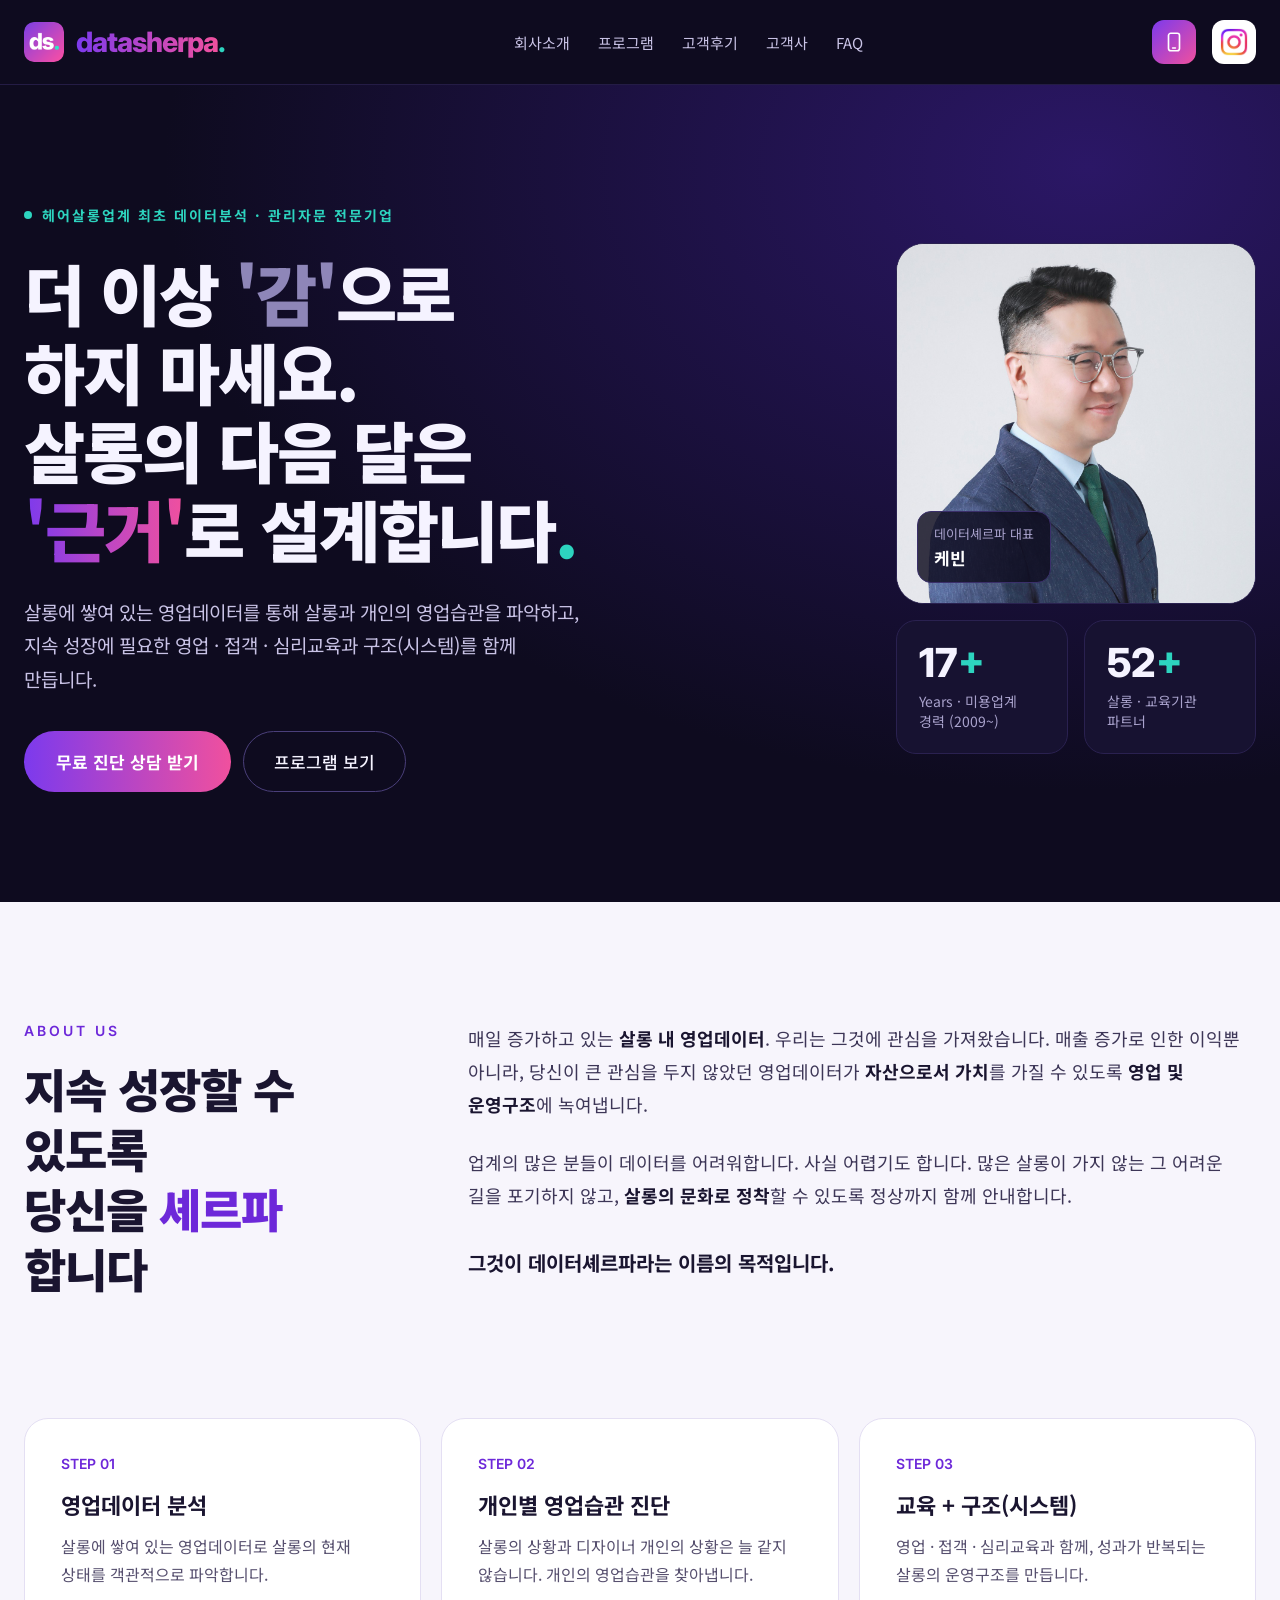
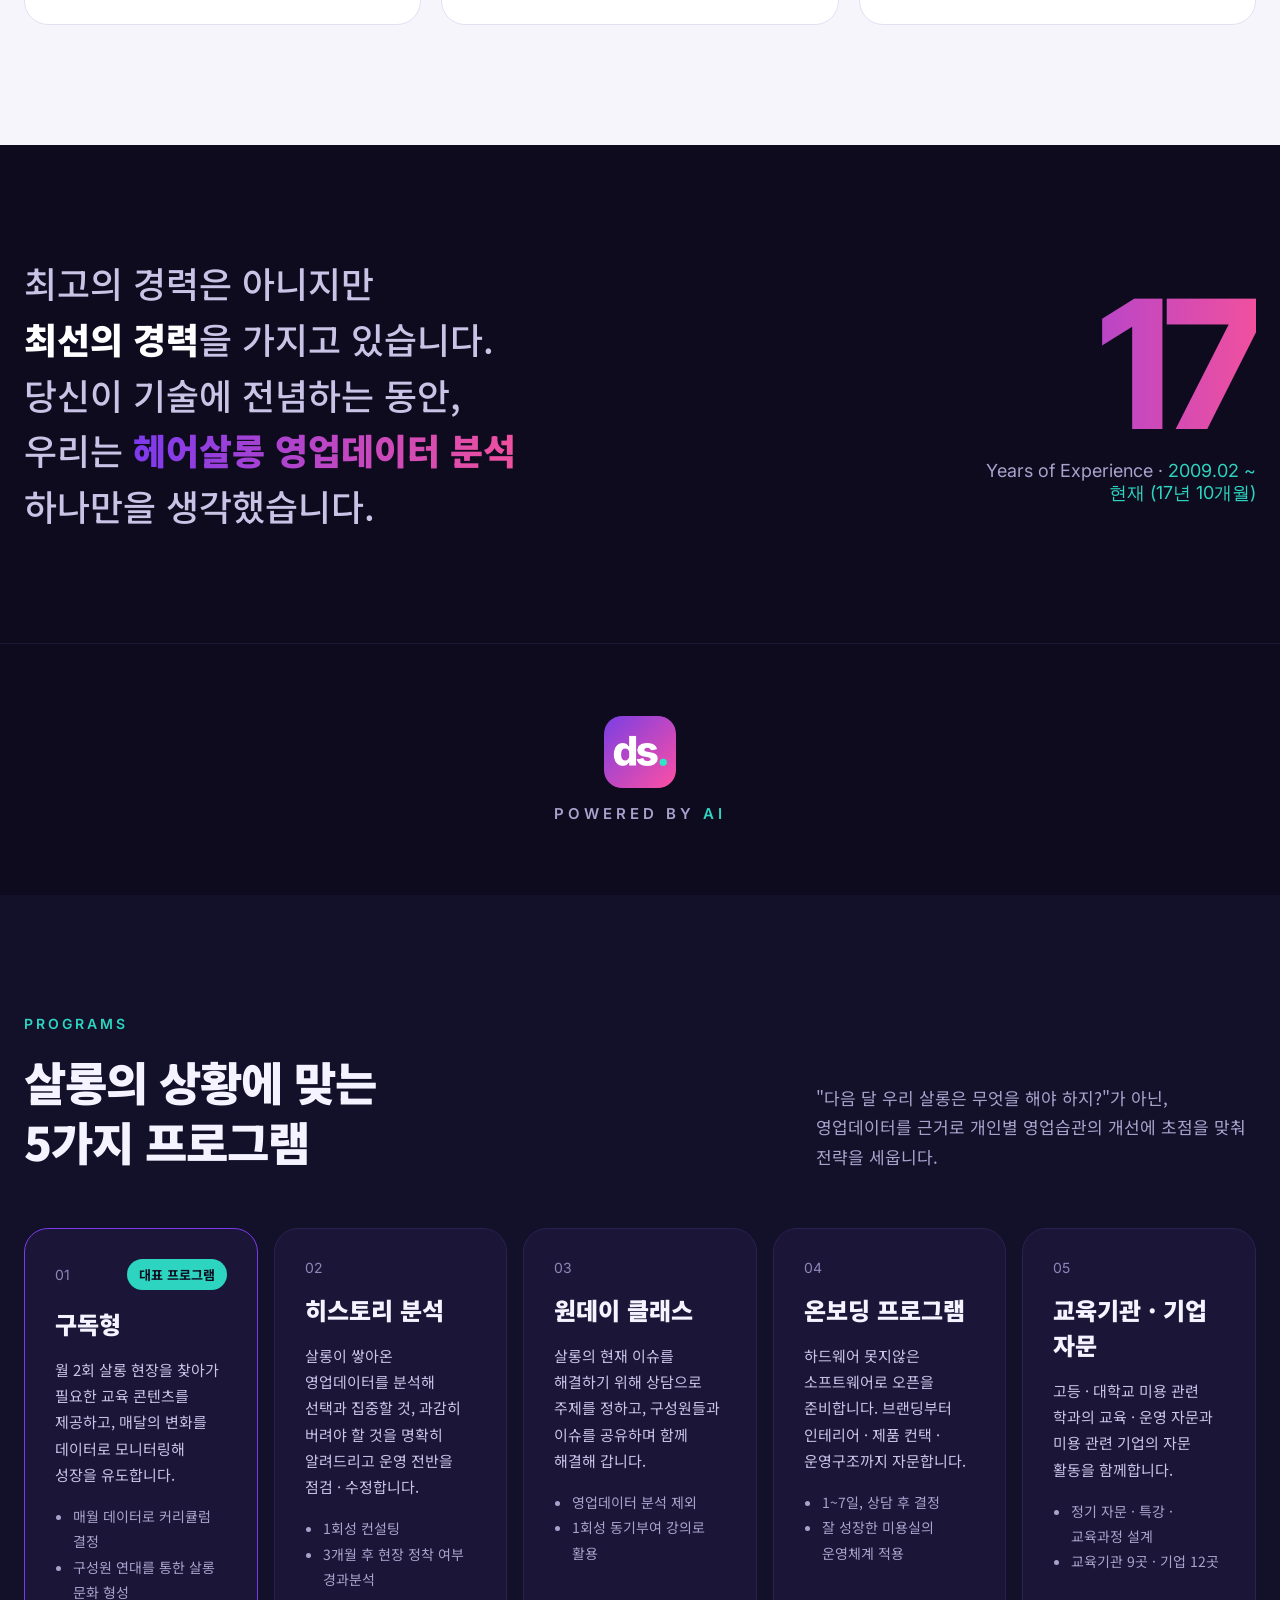
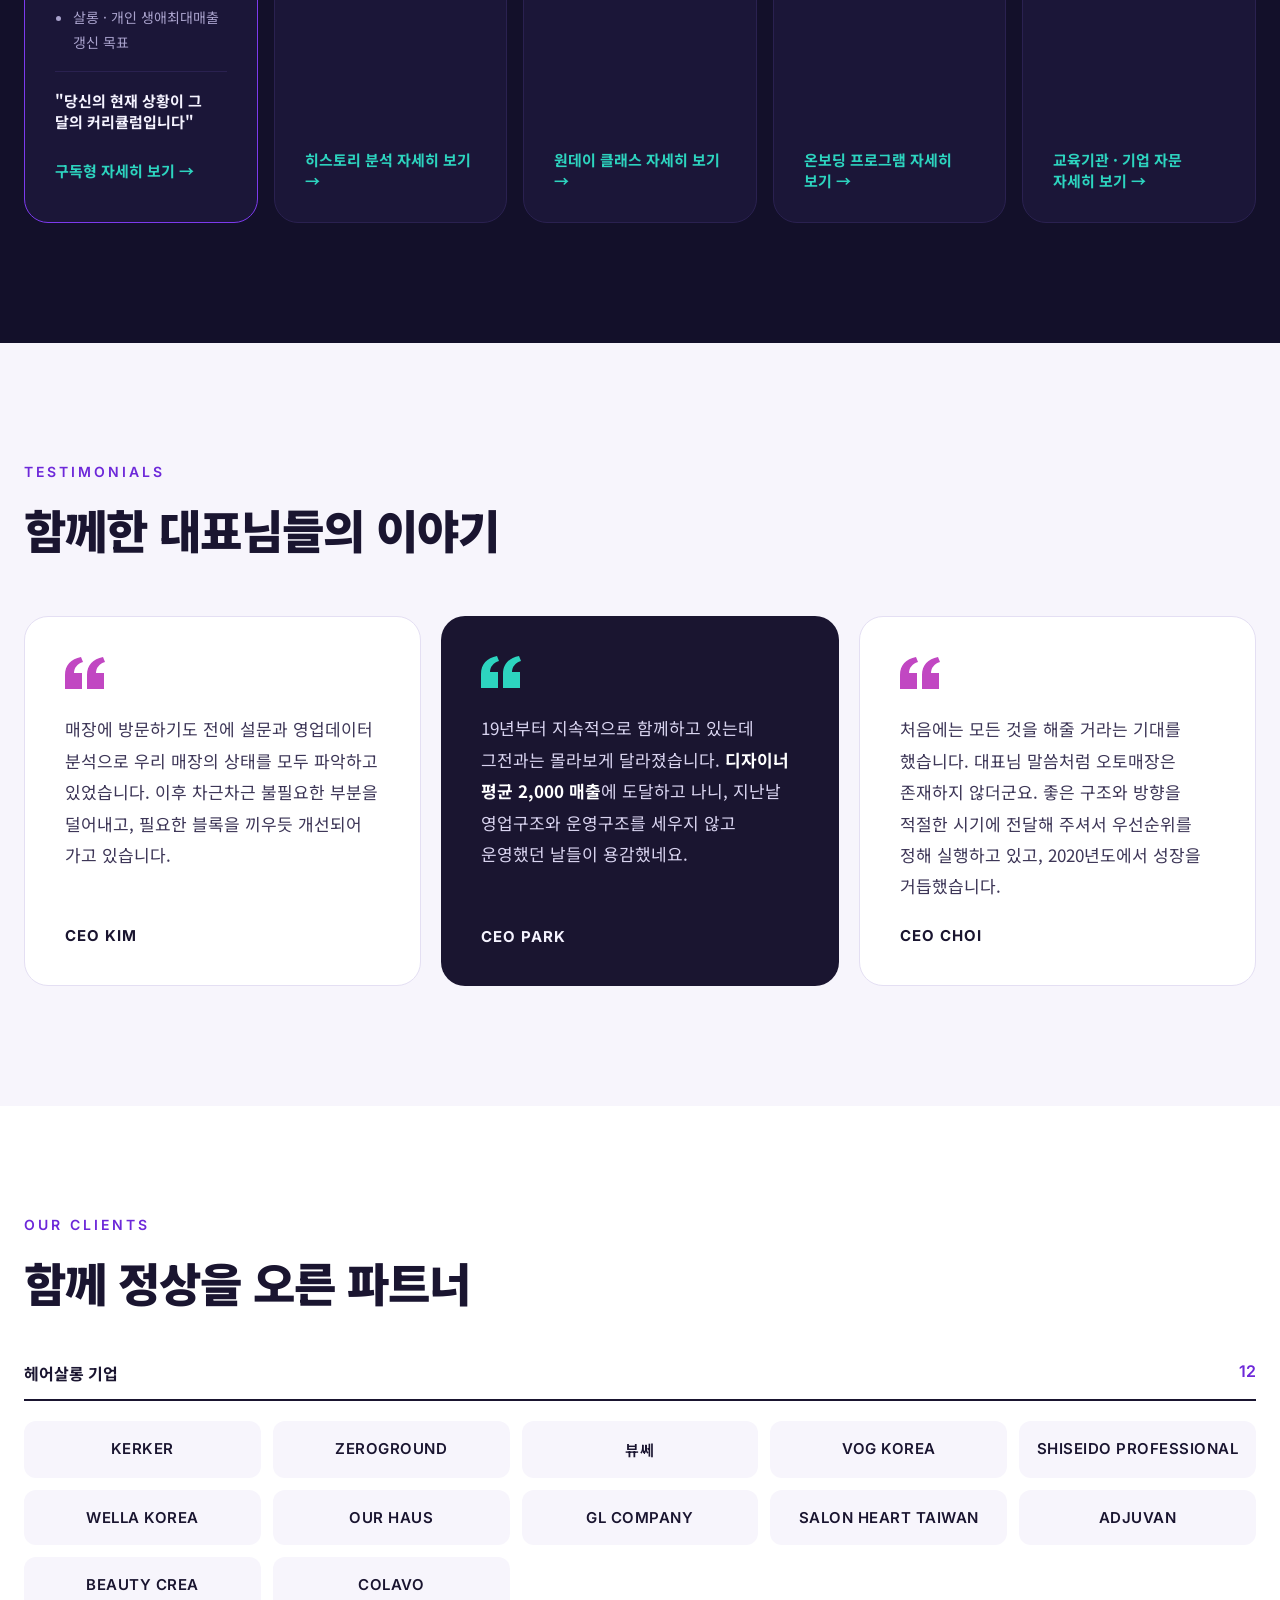
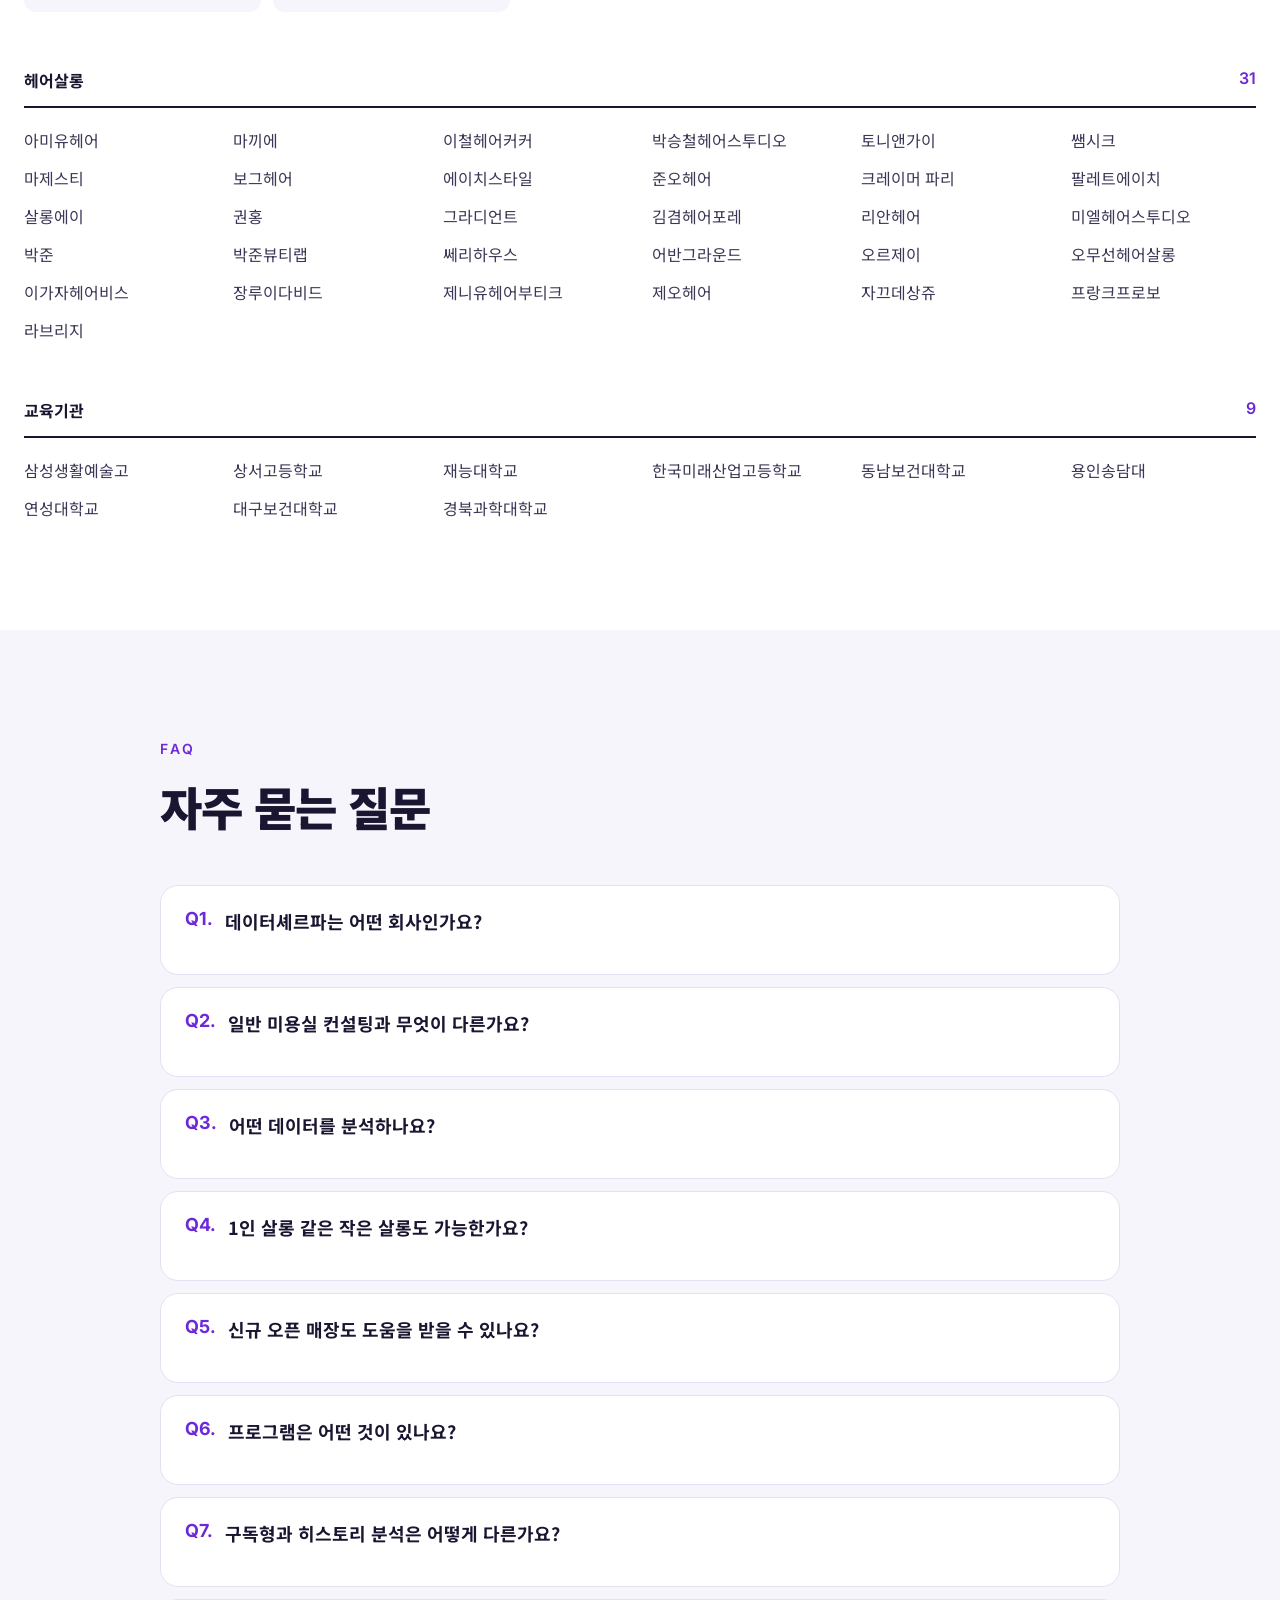
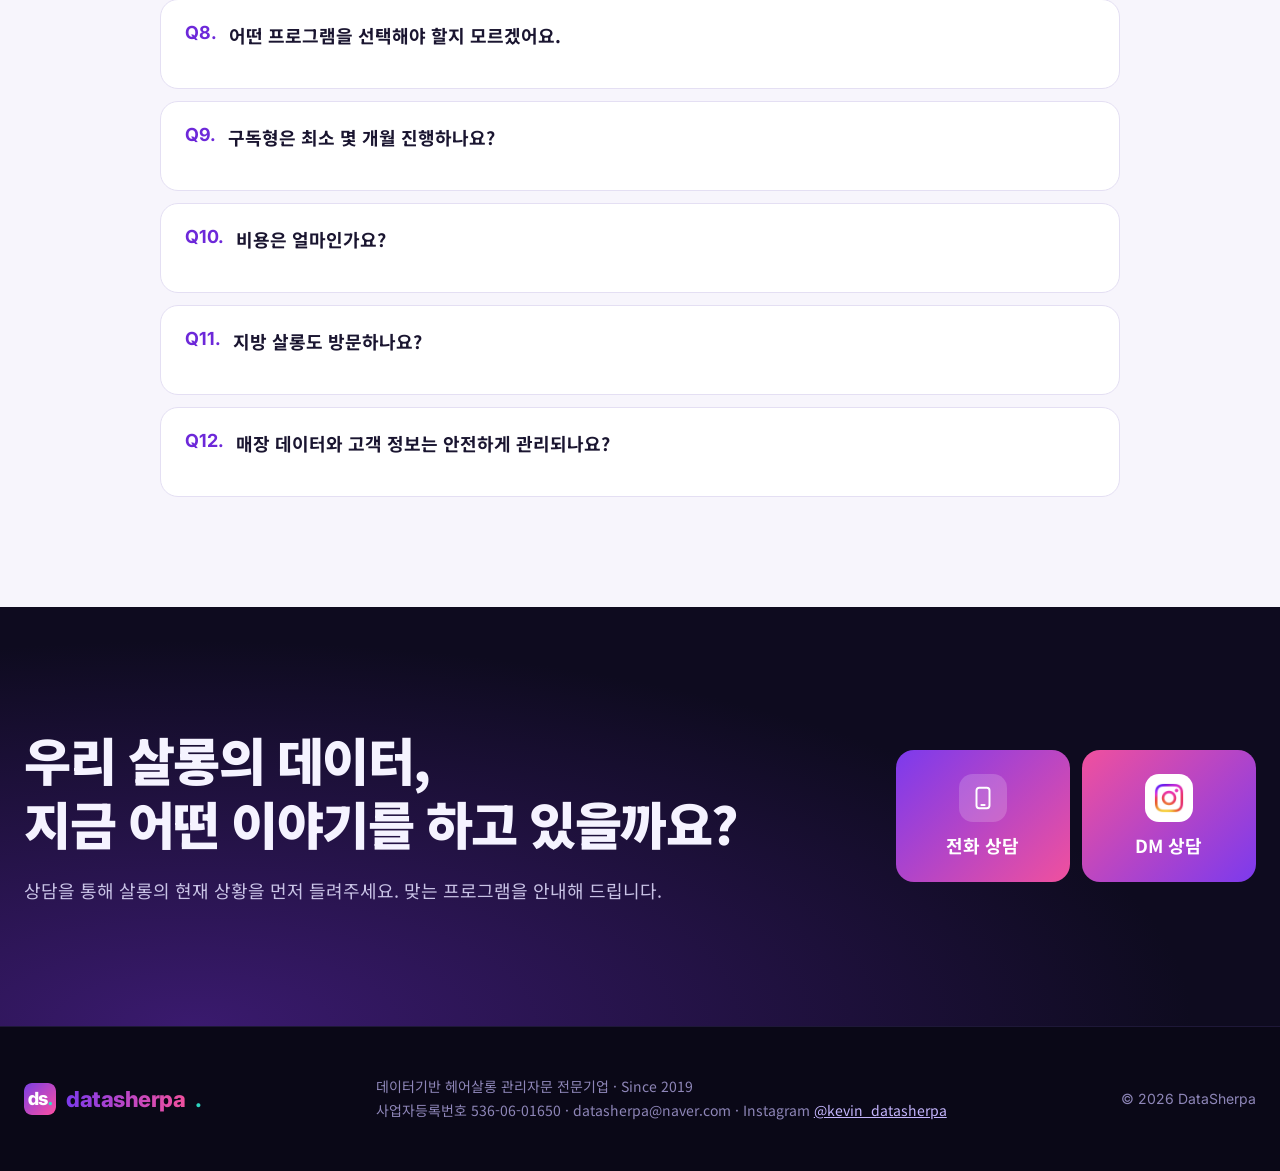
<file: index.html>
<!doctype html>
<html lang="ko">
<head>
<meta charset="utf-8">
<meta name="viewport" content="width=device-width, initial-scale=1">
<meta name="naver-site-verification" content="bb6cf5734bb46fe5d7887d565c5f20bb3df325ca" />
<title>데이터셰르파 | 헤어살롱 영업데이터 분석·미용실 매출 컨설팅</title>
<meta name="description" content="2009년 미용업계 입문, 2019년 창업. 헤어살롱 영업데이터로 미용실 매출 성장을 돕는 데이터셰르파.">
<meta property="og:title" content="데이터셰르파 DataSherpa">
<meta property="og:description" content="감이 아닌 근거로, 살롱의 다음 달을 설계합니다.">
<meta property="og:image" content="https://www.datasherpa.co.kr/ceo.jpg">
<meta property="og:url" content="https://www.datasherpa.co.kr/">
<meta property="og:type" content="website">
<meta property="og:site_name" content="데이터셰르파 DataSherpa">
<meta property="og:locale" content="ko_KR">
<link rel="canonical" href="https://www.datasherpa.co.kr/">
<link rel="icon" type="image/png" href="favicon.png">
<link rel="preconnect" href="https://fonts.googleapis.com">
<link href="https://fonts.googleapis.com/css2?family=Inter:wght@400;600;800&amp;family=Noto+Sans+KR:wght@400;500;700;900&amp;display=swap" rel="stylesheet">
<style>
body{margin:0;background:#0E0B1F}
a{color:#C4B5FD}a:hover{color:#FFFFFF}
.wm{background:linear-gradient(90deg,#7C3AED 0%,#C147C2 55%,#F0509E 100%);-webkit-background-clip:text;background-clip:text;color:transparent}
</style>
<style>html{scroll-behavior:smooth}img{max-width:100%}summary::-webkit-details-marker{display:none}details[open] summary{color:#6D28D9}</style>
<!-- 구조화 데이터 (검색엔진·AI용 회사 정보) -->
<script type="application/ld+json">
{
 "@context": "https://schema.org",
 "@type": "ProfessionalService",
 "@id": "https://www.datasherpa.co.kr/#organization",
 "name": "데이터셰르파",
 "alternateName": [
  "DataSherpa",
  "datasherpa"
 ],
 "url": "https://www.datasherpa.co.kr/",
 "logo": "https://www.datasherpa.co.kr/logo-icon.png",
 "image": "https://www.datasherpa.co.kr/ceo.jpg",
 "description": "헤어살롱업계 최초 데이터분석·관리자문 전문기업. 살롱 영업데이터를 근거로 살롱과 디자이너 개인의 영업습관을 진단하고 영업·접객·심리교육과 운영구조(시스템)를 만듭니다.",
 "foundingDate": "2019",
 "founder": {
  "@type": "Person",
  "name": "케빈",
  "jobTitle": "대표"
 },
 "telephone": "+82-10-7112-6118",
 "taxID": "536-06-01650",
 "areaServed": {
  "@type": "Country",
  "name": "대한민국"
 },
 "knowsAbout": [
  "헤어살롱 영업데이터 분석",
  "미용실 매출 관리",
  "헤어디자이너 영업습관 교육",
  "살롱 운영구조 컨설팅"
 ],
 "sameAs": [
  "https://www.instagram.com/kevin_datasherpa/"
 ],
 "contactPoint": [
  {
   "@type": "ContactPoint",
   "contactType": "customer service",
   "telephone": "+82-10-7112-6118",
   "availableLanguage": "ko"
  }
 ],
 "hasOfferCatalog": {
  "@type": "OfferCatalog",
  "name": "데이터셰르파 프로그램",
  "itemListElement": [
   {
    "@type": "Offer",
    "itemOffered": {
     "@type": "Service",
     "name": "구독형",
     "description": "월 2회 살롱 현장을 찾아가 매달의 영업데이터로 교육 내용을 정하고 변화를 모니터링하는 장기 프로그램입니다.",
     "url": "https://www.datasherpa.co.kr/subscription"
    }
   },
   {
    "@type": "Offer",
    "itemOffered": {
     "@type": "Service",
     "name": "히스토리 분석",
     "description": "살롱 오픈 이후의 모든 영업데이터를 분석해 선택과 집중할 것, 과감히 버려야 할 것을 알려드리는 1회성 컨설팅입니다.",
     "url": "https://www.datasherpa.co.kr/history-analysis"
    }
   },
   {
    "@type": "Offer",
    "itemOffered": {
     "@type": "Service",
     "name": "원데이 클래스",
     "description": "상담으로 주제를 정해 살롱의 현재 이슈를 구성원과 함께 해결하는 1회성 교육입니다.",
     "url": "https://www.datasherpa.co.kr/oneday-class"
    }
   },
   {
    "@type": "Offer",
    "itemOffered": {
     "@type": "Service",
     "name": "온보딩 프로그램",
     "description": "오픈을 준비하는 원장님을 위해 브랜딩부터 인테리어, 제품 컨택, 운영구조까지 오픈에 필요한 모든 부분을 자문하는 1~7일 프로그램입니다.",
     "url": "https://www.datasherpa.co.kr/onboarding"
    }
   },
   {
    "@type": "Offer",
    "itemOffered": {
     "@type": "Service",
     "name": "교육기관·기업 자문",
     "description": "미용 관련 학과의 교육·운영 자문과 미용 기업의 영업·교육 자문을 정기 자문, 특강, 교육과정 설계로 진행합니다.",
     "url": "https://www.datasherpa.co.kr/advisory"
    }
   }
  ]
 }
}
</script>
<script type="application/ld+json">
{"@context": "https://schema.org", "@type": "WebSite", "name": "데이터셰르파 DataSherpa", "url": "https://www.datasherpa.co.kr/", "inLanguage": "ko-KR", "publisher": {"@id": "https://www.datasherpa.co.kr/#organization"}}
</script>
<script type="application/ld+json">
{"@context": "https://schema.org", "@type": "FAQPage", "mainEntity": [{"@type": "Question", "name": "데이터셰르파는 어떤 회사인가요?", "acceptedAnswer": {"@type": "Answer", "text": "헤어살롱업계 최초의 데이터분석·관리자문 전문기업입니다. 2009년 미용업계에 입문한 대표가 현장 경력을 바탕으로 2019년에 창업했고, 살롱의 영업데이터로 살롱과 디자이너 개인의 영업습관을 진단해 매출 성장을 위한 교육과 운영구조를 만듭니다."}}, {"@type": "Question", "name": "일반 미용실 컨설팅과 무엇이 다른가요?", "acceptedAnswer": {"@type": "Answer", "text": "'감'이 아닌 살롱에 쌓인 영업데이터를 근거로 전략을 세웁니다. 살롱 전체 대책보다 디자이너 개인별 영업습관 개선에 초점을 두고, 정해진 커리큘럼 대신 매달 데이터로 교육 내용을 정합니다."}}, {"@type": "Question", "name": "어떤 데이터를 분석하나요?", "acceptedAnswer": {"@type": "Answer", "text": "디자이너 성향, 결제·시술 매출, 고객 수, 재방문율, 시술 비율, 유효 고객 수 등을 분석합니다. 살롱에서 쓰는 포스(매출 관리 프로그램)의 종류와 관계없이 모두 대응합니다."}}, {"@type": "Question", "name": "1인 살롱 같은 작은 살롱도 가능한가요?", "acceptedAnswer": {"@type": "Answer", "text": "네. 1인 살롱 등 소규모 살롱은 지역별 프로젝트로 운영합니다. 신청하시면 지역별 대기 인원이 찰 때 시작합니다."}}, {"@type": "Question", "name": "신규 오픈 매장도 도움을 받을 수 있나요?", "acceptedAnswer": {"@type": "Answer", "text": "네. 1~7일 과정의 온보딩 프로그램을 별도로 운영합니다. 이미 잘 성장한 미용실의 운영체계를 바탕으로 미리 준비하고, 브랜딩부터 인테리어·제품 컨택까지 오픈에 필요한 모든 부분을 자문합니다. 창업 비용의 대부분은 시설 같은 하드웨어에 쓰이지만, 매출을 만드는 것은 고객을 맞고 운영하는 소프트웨어이기 때문입니다."}}, {"@type": "Question", "name": "프로그램은 어떤 것이 있나요?", "acceptedAnswer": {"@type": "Answer", "text": "5가지입니다. 월 2회 방문하는 구독형, 1회성 컨설팅인 히스토리 분석, 현재 이슈를 해결하는 원데이 클래스, 신규 오픈을 준비하는 온보딩 프로그램, 미용 교육기관·기업을 위한 자문입니다."}}, {"@type": "Question", "name": "구독형과 히스토리 분석은 어떻게 다른가요?", "acceptedAnswer": {"@type": "Answer", "text": "구독형은 매달 현장을 찾아가 변화를 함께 만드는 장기 프로그램이고, 히스토리 분석은 쌓아온 데이터를 한 번 진단해 방향을 제시하는 1회성 컨설팅입니다. 히스토리 분석도 3개월 뒤 현장에 정착됐는지 경과분석을 합니다."}}, {"@type": "Question", "name": "어떤 프로그램을 선택해야 할지 모르겠어요.", "acceptedAnswer": {"@type": "Answer", "text": "상담에서 살롱의 현재 상황을 듣고 맞는 프로그램을 안내해 드립니다. 지속적인 변화가 목표라면 구독형, 방향 점검이 필요하면 히스토리 분석, 당장의 이슈와 동기부여가 필요하면 원데이 클래스, 오픈을 준비 중이라면 온보딩 프로그램이 맞습니다."}}, {"@type": "Question", "name": "구독형은 최소 몇 개월 진행하나요?", "acceptedAnswer": {"@type": "Answer", "text": "최소 계약 기간은 1년입니다. 변화가 보이는 시점은 살롱의 문화 준비 정도에 따라 다르며, 구성원을 모두 만나본 뒤 예측해 안내해 드립니다."}}, {"@type": "Question", "name": "비용은 얼마인가요?", "acceptedAnswer": {"@type": "Answer", "text": "살롱 규모와 디자이너 수, 프로그램에 따라 달라서 상담 후 안내해 드립니다. 전화(010-7112-6118)나 인스타그램 DM(@kevin_datasherpa)으로 문의해 주세요."}}, {"@type": "Question", "name": "지방 살롱도 방문하나요?", "acceptedAnswer": {"@type": "Answer", "text": "네, 지방도 가능합니다. 수도권과 달리 이동 시간을 고려해 교통비가 추가될 수 있습니다."}}, {"@type": "Question", "name": "매장 데이터와 고객 정보는 안전하게 관리되나요?", "acceptedAnswer": {"@type": "Answer", "text": "네. 개인정보보호법을 준수해 살롱의 데이터와 고객 정보를 다룹니다."}}]}
</script>
<!-- Google Analytics 4 -->
<script async src="https://www.googletagmanager.com/gtag/js?id=G-FYFXJC6GLL"></script>
<script>
window.dataLayer=window.dataLayer||[];
function gtag(){dataLayer.push(arguments);}
gtag('js',new Date());
gtag('config','G-FYFXJC6GLL');
</script>
<!-- Microsoft Clarity -->
<script type="text/javascript">
    (function(c,l,a,r,i,t,y){
        c[a]=c[a]||function(){(c[a].q=c[a].q||[]).push(arguments)};
        t=l.createElement(r);t.async=1;t.src="https://www.clarity.ms/tag/"+i;
        y=l.getElementsByTagName(r)[0];y.parentNode.insertBefore(t,y);
    })(window, document, "clarity", "script", "zad6wtn9pc");
</script>
</head>
<body>
<div style="font-family: 'Noto Sans KR', 'Inter', sans-serif; color: #F5F3FF; background: #0E0B1F; width: 100%; word-break: keep-all">

<!-- NAV -->
<header style="border-bottom: 1px solid #241C45; background: #0E0B1F">
<div style="max-width: 1240px; margin: 0 auto; padding: 20px 24px; display: flex; flex-wrap: wrap; align-items: center; justify-content: space-between; gap: 16px">
<a href="#top" style="text-decoration: none; font-family: Inter, sans-serif; font-weight: 800; font-size: 28px; letter-spacing: -1px; line-height: 1; display: inline-flex; align-items: center; gap: 12px"><img src="logo-icon.png" alt="" width="40" height="40" style="width: 40px; height: 40px; border-radius: 10px; display: block"><span><span class="wm">datasherpa</span><span style="color: #2DD4BF">.</span></span></a>
<nav aria-label="주요 메뉴" style="display: flex; flex-wrap: wrap; gap: 28px; font-size: 15px">
<a href="#about" style="text-decoration: none; color: #C9C3E6">회사소개</a>
<a href="#programs" style="text-decoration: none; color: #C9C3E6">프로그램</a>
<a href="#reviews" style="text-decoration: none; color: #C9C3E6">고객후기</a>
<a href="#clients" style="text-decoration: none; color: #C9C3E6">고객사</a>
<a href="#faq" style="text-decoration: none; color: #C9C3E6">FAQ</a>
</nav>
<div style="display: flex; flex-wrap: wrap; align-items: center; gap: 16px">
<a href="tel:01071126118" aria-label="전화 상담" title="전화 상담" style="width: 44px; height: 44px; border-radius: 12px; background: linear-gradient(135deg,#7C3AED,#F0509E); display: inline-flex; align-items: center; justify-content: center"><svg aria-hidden="true" width="22" height="22" viewBox="0 0 24 24" fill="none" stroke="#FFFFFF" stroke-width="1.8" stroke-linecap="round" stroke-linejoin="round"><rect x="6" y="2.5" width="12" height="19" rx="2.5"></rect><path d="M10.5 18.5h3"></path></svg></a>
<a href="https://ig.me/m/kevin_datasherpa" aria-label="인스타그램 DM 상담" title="인스타그램 DM 상담" style="width: 44px; height: 44px; border-radius: 12px; background: #FFFFFF; display: inline-flex; align-items: center; justify-content: center"><img src="instagram.png" alt="" width="28" height="28" style="width: 28px; height: 28px; display: block"></a>
</div>
</div>
</header>

<!-- HERO -->
<section id="top" style="background: radial-gradient(ellipse at 85% 10%, #2B1766 0%, #0E0B1F 60%)">
<div style="max-width: 1240px; margin: 0 auto; padding: 120px 24px 110px; display: flex; flex-wrap: wrap; gap: 64px; align-items: center">
<div style="flex: 999 1 560px; min-width: 0; display: flex; flex-direction: column; gap: 28px">
<p style="margin: 0; display: inline-flex; align-items: center; gap: 10px; font-size: 14px; letter-spacing: 2px; color: #2DD4BF; font-weight: 700">
<span style="width: 8px; height: 8px; border-radius: 50%; background: #2DD4BF; display: inline-block"></span>헤어살롱업계 최초 데이터분석 · 관리자문 전문기업</p>
<h1 style="margin: 0; font-size: clamp(40px, 5.2vw, 72px); line-height: 1.18; font-weight: 900; letter-spacing: -2px">더 이상 <span style="color: #8E86B8">'감'</span>으로<br>하지 마세요.<br>살롱의 다음 달은<br><span class="wm">'근거'</span>로 설계합니다<span style="color: #2DD4BF">.</span></h1>
<p style="margin: 0; font-size: 19px; line-height: 1.75; color: #C9C3E6; max-width: 560px">살롱에 쌓여 있는 영업데이터를 통해 살롱과 개인의 영업습관을 파악하고, 지속 성장에 필요한 영업 · 접객 · 심리교육과 구조(시스템)를 함께 만듭니다.</p>
<div style="display: flex; flex-wrap: wrap; gap: 12px; padding-top: 8px">
<a href="#contact" style="text-decoration: none; background: linear-gradient(90deg,#7C3AED,#F0509E); color: #FFFFFF; font-weight: 700; font-size: 17px; padding: 18px 32px; border-radius: 999px; min-height: 44px; box-sizing: border-box">무료 진단 상담 받기</a>
<a href="#programs" style="text-decoration: none; border: 1px solid #4A3F7A; color: #F5F3FF; font-weight: 500; font-size: 17px; padding: 17px 30px; border-radius: 999px; min-height: 44px; box-sizing: border-box">프로그램 보기</a>
</div>
</div>
<div style="flex: 1 1 360px; min-width: 0; display: flex; flex-direction: column; gap: 16px">
<div style="position: relative; aspect-ratio: 1 / 1; border-radius: 28px; overflow: hidden; background: #E6E8EC; border: 1px solid #2A2150">
<img src="ceo.jpg" alt="데이터셰르파 대표 프로필 사진" style="width: 100%; height: 100%; object-fit: cover; object-position: center top; display: block">
<div style="position: absolute; left: 20px; bottom: 20px; background: rgba(14, 11, 31, 0.82); border: 1px solid #3A2F6A; border-radius: 14px; padding: 12px 16px">
<div style="font-size: 13px; color: #A9A2CC">데이터셰르파 대표</div>
<div style="font-size: 17px; font-weight: 700; color: #FFFFFF; margin-top: 2px">케빈</div>
</div>
</div>
<div style="display: grid; grid-template-columns: repeat(2, minmax(0, 1fr)); gap: 16px">
<div style="background: #171231; border: 1px solid #2A2150; border-radius: 20px; padding: 22px">
<div style="font-family: Inter, sans-serif; font-size: 40px; font-weight: 800; line-height: 1"><span class="js-years">17</span><span style="color: #2DD4BF">+</span></div>
<div style="font-size: 14px; color: #A9A2CC; margin-top: 8px">Years · 미용업계 경력 (2009~)</div>
</div>
<div style="background: #171231; border: 1px solid #2A2150; border-radius: 20px; padding: 22px">
<div style="font-family: Inter, sans-serif; font-size: 40px; font-weight: 800; line-height: 1">52<span style="color: #2DD4BF">+</span></div>
<div style="font-size: 14px; color: #A9A2CC; margin-top: 8px">살롱 · 교육기관 파트너</div>
</div>
</div>
</div>
</div>
</section>

<!-- ABOUT -->
<section id="about" style="background: #F7F5FC; color: #1A1530">
<div style="max-width: 1240px; margin: 0 auto; padding: 120px 24px; display: flex; flex-wrap: wrap; gap: 64px">
<div style="flex: 1 1 380px; min-width: 0">
<p style="margin: 0 0 20px; font-family: Inter, sans-serif; font-size: 14px; letter-spacing: 3px; font-weight: 600; color: #6D28D9">ABOUT US</p>
<h2 style="margin: 0; font-size: clamp(32px, 3.6vw, 48px); line-height: 1.3; font-weight: 900; letter-spacing: -1px">지속 성장할 수 있도록<br>당신을 <span style="color: #6D28D9">셰르파</span> 합니다</h2>
</div>
<div style="flex: 999 1 560px; min-width: 0; display: flex; flex-direction: column; gap: 24px; font-size: 18px; line-height: 1.85; color: #3D3657">
<p style="margin: 0">매일 증가하고 있는 <strong style="color: #1A1530">살롱 내 영업데이터</strong>. 우리는 그것에 관심을 가져왔습니다. 매출 증가로 인한 이익뿐 아니라, 당신이 큰 관심을 두지 않았던 영업데이터가 <strong style="color: #1A1530">자산으로서 가치</strong>를 가질 수 있도록 <strong style="color: #1A1530">영업 및 운영구조</strong>에 녹여냅니다.</p>
<p style="margin: 0">업계의 많은 분들이 데이터를 어려워합니다. 사실 어렵기도 합니다. 많은 살롱이 가지 않는 그 어려운 길을 포기하지 않고, <strong style="color: #1A1530">살롱의 문화로 정착</strong>할 수 있도록 정상까지 함께 안내합니다.</p>
<p style="margin: 0; padding-top: 8px; font-size: 20px; font-weight: 700; color: #1A1530">그것이 데이터셰르파라는 이름의 목적입니다.</p>
</div>
</div>

<!-- APPROACH -->
<div style="max-width: 1240px; margin: 0 auto; padding: 0 24px 120px">
<div style="display: grid; grid-template-columns: repeat(auto-fit, minmax(260px, 1fr)); gap: 20px">
<div style="background: #FFFFFF; border: 1px solid #E4DFF3; border-radius: 24px; padding: 36px">
<div style="font-family: Inter, sans-serif; font-size: 14px; font-weight: 600; color: #6D28D9">STEP 01</div>
<h3 style="margin: 16px 0 12px; font-size: 22px; font-weight: 700">영업데이터 분석</h3>
<p style="margin: 0; font-size: 16px; line-height: 1.75; color: #57506F">살롱에 쌓여 있는 영업데이터로 살롱의 현재 상태를 객관적으로 파악합니다.</p>
</div>
<div style="background: #FFFFFF; border: 1px solid #E4DFF3; border-radius: 24px; padding: 36px">
<div style="font-family: Inter, sans-serif; font-size: 14px; font-weight: 600; color: #6D28D9">STEP 02</div>
<h3 style="margin: 16px 0 12px; font-size: 22px; font-weight: 700">개인별 영업습관 진단</h3>
<p style="margin: 0; font-size: 16px; line-height: 1.75; color: #57506F">살롱의 상황과 디자이너 개인의 상황은 늘 같지 않습니다. 개인의 영업습관을 찾아냅니다.</p>
</div>
<div style="background: #FFFFFF; border: 1px solid #E4DFF3; border-radius: 24px; padding: 36px">
<div style="font-family: Inter, sans-serif; font-size: 14px; font-weight: 600; color: #6D28D9">STEP 03</div>
<h3 style="margin: 16px 0 12px; font-size: 22px; font-weight: 700">교육 + 구조(시스템)</h3>
<p style="margin: 0; font-size: 16px; line-height: 1.75; color: #57506F">영업 · 접객 · 심리교육과 함께, 성과가 반복되는 살롱의 운영구조를 만듭니다.</p>
</div>
</div>
</div>
</section>

<!-- CAREER BAND -->
<section style="background: #0E0B1F">
<div style="max-width: 1240px; margin: 0 auto; padding: 110px 24px; display: flex; flex-wrap: wrap; gap: 48px; align-items: center; justify-content: space-between">
<div style="flex: 999 1 560px; min-width: 0">
<p style="margin: 0; font-size: clamp(26px, 2.8vw, 38px); line-height: 1.55; font-weight: 500; color: #C9C3E6">최고의 경력은 아니지만<br><strong style="color: #FFFFFF; font-weight: 900">최선의 경력</strong>을 가지고 있습니다.<br>당신이 기술에 전념하는 동안,<br>우리는 <span class="wm" style="font-weight: 900">헤어살롱 영업데이터 분석</span><br>하나만을 생각했습니다.</p>
</div>
<div style="flex: 1 1 300px; min-width: 0; text-align: right">
<div style="font-family: Inter, sans-serif; font-weight: 800; font-size: clamp(120px, 14vw, 200px); line-height: 0.9; letter-spacing: -8px" class="wm"><span class="js-years">17</span></div>
<div style="font-family: Inter, sans-serif; font-size: 18px; color: #A9A2CC; margin-top: 16px">Years of Experience · <span style="color: #2DD4BF"><span class="js-career">2009.02 ~ 현재</span></span></div>
</div>
</div>
</section>

<!-- POWERED BY AI -->
<section aria-label="powered by AI" style="background: #0E0B1F; border-top: 1px solid #1E1838">
<div style="max-width: 1240px; margin: 0 auto; padding: 72px 24px; display: flex; flex-direction: column; align-items: center; gap: 16px">
<img src="logo-icon.png" alt="데이터셰르파 아이콘 로고" width="72" height="72" style="width: 72px; height: 72px; border-radius: 18px; display: block">
<p style="margin: 0; font-family: Inter, sans-serif; font-size: 15px; font-weight: 600; letter-spacing: 4px; text-transform: uppercase; color: #A9A2CC">powered by <span style="color: #2DD4BF">AI</span></p>
</div>
</section>

<!-- PROGRAMS -->
<section id="programs" style="background: #13102A">
<div style="max-width: 1240px; margin: 0 auto; padding: 120px 24px">
<div style="display: flex; flex-wrap: wrap; justify-content: space-between; align-items: flex-end; gap: 24px; margin-bottom: 56px">
<div>
<p style="margin: 0 0 20px; font-family: Inter, sans-serif; font-size: 14px; letter-spacing: 3px; font-weight: 600; color: #2DD4BF">PROGRAMS</p>
<h2 style="margin: 0; font-size: clamp(32px, 3.6vw, 48px); line-height: 1.3; font-weight: 900; letter-spacing: -1px">살롱의 상황에 맞는<br>5가지 프로그램</h2>
</div>
<p style="margin: 0; max-width: 440px; font-size: 17px; line-height: 1.75; color: #A9A2CC">"다음 달 우리 살롱은 무엇을 해야 하지?"가 아닌, 영업데이터를 근거로 개인별 영업습관의 개선에 초점을 맞춰 전략을 세웁니다.</p>
</div>
<div style="display: grid; grid-template-columns: repeat(auto-fit, minmax(210px, 1fr)); gap: 16px">

<article style="background: #1B1638; border: 1px solid #7C3AED; border-radius: 24px; padding: 30px; display: flex; flex-direction: column; gap: 16px">
<div style="display: flex; justify-content: space-between; align-items: center"><span style="font-family: Inter, sans-serif; font-size: 14px; color: #8E86B8">01</span><span style="font-size: 13px; font-weight: 700; background: #2DD4BF; color: #0E0B1F; padding: 6px 12px; border-radius: 999px">대표 프로그램</span></div>
<h3 style="margin: 0; font-size: 24px; font-weight: 900">구독형</h3>
<p style="margin: 0; font-size: 15px; line-height: 1.75; color: #C9C3E6">월 2회 살롱 현장을 찾아가 필요한 교육 콘텐츠를 제공하고, 매달의 변화를 데이터로 모니터링해 성장을 유도합니다.</p>
<ul style="margin: 0; padding: 0 0 0 18px; font-size: 14px; line-height: 1.8; color: #A9A2CC"><li>매월 데이터로 커리큘럼 결정</li><li>구성원 연대를 통한 살롱 문화 형성</li><li>살롱 · 개인 생애최대매출 갱신 목표</li></ul>
<div style="margin-top: auto; display: flex; flex-direction: column; gap: 16px">
<p style="margin: 0; padding-top: 18px; border-top: 1px solid #2A2150; font-size: 15px; font-weight: 700; color: #F5F3FF">"당신의 현재 상황이 그 달의 커리큘럼입니다"</p>
<a href="/subscription" style="text-decoration: none; color: #2DD4BF; font-weight: 700; font-size: 15px; min-height: 44px; display: inline-flex; align-items: center">구독형 자세히 보기 →</a>
</div>
</article>

<article style="background: #1B1638; border: 1px solid #2A2150; border-radius: 24px; padding: 30px; display: flex; flex-direction: column; gap: 16px">
<span style="font-family: Inter, sans-serif; font-size: 14px; color: #8E86B8">02</span>
<h3 style="margin: 0; font-size: 24px; font-weight: 900">히스토리 분석</h3>
<p style="margin: 0; font-size: 15px; line-height: 1.75; color: #C9C3E6">살롱이 쌓아온 영업데이터를 분석해 선택과 집중할 것, 과감히 버려야 할 것을 명확히 알려드리고 운영 전반을 점검 · 수정합니다.</p>
<ul style="margin: 0; padding: 0 0 0 18px; font-size: 14px; line-height: 1.8; color: #A9A2CC"><li>1회성 컨설팅</li><li>3개월 후 현장 정착 여부 경과분석</li></ul>
<div style="margin-top: auto; display: flex; flex-direction: column; gap: 16px">
<a href="/history-analysis" style="text-decoration: none; color: #2DD4BF; font-weight: 700; font-size: 15px; min-height: 44px; display: inline-flex; align-items: center">히스토리 분석 자세히 보기 →</a>
</div>
</article>

<article style="background: #1B1638; border: 1px solid #2A2150; border-radius: 24px; padding: 30px; display: flex; flex-direction: column; gap: 16px">
<span style="font-family: Inter, sans-serif; font-size: 14px; color: #8E86B8">03</span>
<h3 style="margin: 0; font-size: 24px; font-weight: 900">원데이 클래스</h3>
<p style="margin: 0; font-size: 15px; line-height: 1.75; color: #C9C3E6">살롱의 현재 이슈를 해결하기 위해 상담으로 주제를 정하고, 구성원들과 이슈를 공유하며 함께 해결해 갑니다.</p>
<ul style="margin: 0; padding: 0 0 0 18px; font-size: 14px; line-height: 1.8; color: #A9A2CC"><li>영업데이터 분석 제외</li><li>1회성 동기부여 강의로 활용</li></ul>
<div style="margin-top: auto; display: flex; flex-direction: column; gap: 16px">
<a href="/oneday-class" style="text-decoration: none; color: #2DD4BF; font-weight: 700; font-size: 15px; min-height: 44px; display: inline-flex; align-items: center">원데이 클래스 자세히 보기 →</a>
</div>
</article>

<article style="background: #1B1638; border: 1px solid #2A2150; border-radius: 24px; padding: 30px; display: flex; flex-direction: column; gap: 16px">
<span style="font-family: Inter, sans-serif; font-size: 14px; color: #8E86B8">04</span>
<h3 style="margin: 0; font-size: 24px; font-weight: 900">온보딩 프로그램</h3>
<p style="margin: 0; font-size: 15px; line-height: 1.75; color: #C9C3E6">하드웨어 못지않은 소프트웨어로 오픈을 준비합니다. 브랜딩부터 인테리어 · 제품 컨택 · 운영구조까지 자문합니다.</p>
<ul style="margin: 0; padding: 0 0 0 18px; font-size: 14px; line-height: 1.8; color: #A9A2CC"><li>1~7일, 상담 후 결정</li><li>잘 성장한 미용실의 운영체계 적용</li></ul>
<div style="margin-top: auto; display: flex; flex-direction: column; gap: 16px">
<a href="/onboarding" style="text-decoration: none; color: #2DD4BF; font-weight: 700; font-size: 15px; min-height: 44px; display: inline-flex; align-items: center">온보딩 프로그램 자세히 보기 →</a>
</div>
</article>

<article style="background: #1B1638; border: 1px solid #2A2150; border-radius: 24px; padding: 30px; display: flex; flex-direction: column; gap: 16px">
<span style="font-family: Inter, sans-serif; font-size: 14px; color: #8E86B8">05</span>
<h3 style="margin: 0; font-size: 24px; font-weight: 900">교육기관 · 기업 자문</h3>
<p style="margin: 0; font-size: 15px; line-height: 1.75; color: #C9C3E6">고등 · 대학교 미용 관련 학과의 교육 · 운영 자문과 미용 관련 기업의 자문 활동을 함께합니다.</p>
<ul style="margin: 0; padding: 0 0 0 18px; font-size: 14px; line-height: 1.8; color: #A9A2CC"><li>정기 자문 · 특강 · 교육과정 설계</li><li>교육기관 9곳 · 기업 12곳</li></ul>
<div style="margin-top: auto; display: flex; flex-direction: column; gap: 16px">
<a href="/advisory" style="text-decoration: none; color: #2DD4BF; font-weight: 700; font-size: 15px; min-height: 44px; display: inline-flex; align-items: center">교육기관 · 기업 자문 자세히 보기 →</a>
</div>
</article>

</div>
</div>
</section>

<!-- TESTIMONIALS -->
<section id="reviews" style="background: #F7F5FC; color: #1A1530">
<div style="max-width: 1240px; margin: 0 auto; padding: 120px 24px">
<p style="margin: 0 0 20px; font-family: Inter, sans-serif; font-size: 14px; letter-spacing: 3px; font-weight: 600; color: #6D28D9">TESTIMONIALS</p>
<h2 style="margin: 0 0 56px; font-size: clamp(32px, 3.6vw, 48px); line-height: 1.3; font-weight: 900; letter-spacing: -1px">함께한 대표님들의 이야기</h2>
<div style="display: grid; grid-template-columns: repeat(auto-fit, minmax(300px, 1fr)); gap: 20px">

<figure style="margin: 0; background: #FFFFFF; border: 1px solid #E4DFF3; border-radius: 24px; padding: 40px; display: flex; flex-direction: column; gap: 24px">
<svg aria-hidden="true" width="40" height="32" viewBox="0 0 40 32"><path d="M0 32V18C0 8 6 2 16 0l2 5c-6 2-9 6-9 11h8v16H0zm22 0V18c0-10 6-16 16-18l2 5c-6 2-9 6-9 11h8v16H22z" fill="#C147C2"></path></svg>
<blockquote style="margin: 0; font-size: 17px; line-height: 1.85; color: #3D3657">매장에 방문하기도 전에 설문과 영업데이터 분석으로 우리 매장의 상태를 모두 파악하고 있었습니다. 이후 차근차근 불필요한 부분을 덜어내고, 필요한 블록을 끼우듯 개선되어 가고 있습니다.</blockquote>
<figcaption style="margin-top: auto; font-family: Inter, sans-serif; font-weight: 700; font-size: 15px; letter-spacing: 1px">CEO KIM</figcaption>
</figure>

<figure style="margin: 0; background: #1A1530; color: #F5F3FF; border-radius: 24px; padding: 40px; display: flex; flex-direction: column; gap: 24px">
<svg aria-hidden="true" width="40" height="32" viewBox="0 0 40 32"><path d="M0 32V18C0 8 6 2 16 0l2 5c-6 2-9 6-9 11h8v16H0zm22 0V18c0-10 6-16 16-18l2 5c-6 2-9 6-9 11h8v16H22z" fill="#2DD4BF"></path></svg>
<blockquote style="margin: 0; font-size: 17px; line-height: 1.85; color: #D9D4F0">19년부터 지속적으로 함께하고 있는데 그전과는 몰라보게 달라졌습니다. <strong style="color: #FFFFFF">디자이너 평균 2,000 매출</strong>에 도달하고 나니, 지난날 영업구조와 운영구조를 세우지 않고 운영했던 날들이 용감했네요.</blockquote>
<figcaption style="margin-top: auto; font-family: Inter, sans-serif; font-weight: 700; font-size: 15px; letter-spacing: 1px">CEO PARK</figcaption>
</figure>

<figure style="margin: 0; background: #FFFFFF; border: 1px solid #E4DFF3; border-radius: 24px; padding: 40px; display: flex; flex-direction: column; gap: 24px">
<svg aria-hidden="true" width="40" height="32" viewBox="0 0 40 32"><path d="M0 32V18C0 8 6 2 16 0l2 5c-6 2-9 6-9 11h8v16H0zm22 0V18c0-10 6-16 16-18l2 5c-6 2-9 6-9 11h8v16H22z" fill="#C147C2"></path></svg>
<blockquote style="margin: 0; font-size: 17px; line-height: 1.85; color: #3D3657">처음에는 모든 것을 해줄 거라는 기대를 했습니다. 대표님 말씀처럼 오토매장은 존재하지 않더군요. 좋은 구조와 방향을 적절한 시기에 전달해 주셔서 우선순위를 정해 실행하고 있고, 2020년도에서 성장을 거듭했습니다.</blockquote>
<figcaption style="margin-top: auto; font-family: Inter, sans-serif; font-weight: 700; font-size: 15px; letter-spacing: 1px">CEO CHOI</figcaption>
</figure>

</div>
</div>
</section>

<!-- CLIENTS -->
<section id="clients" style="background: #FFFFFF; color: #1A1530">
<div style="max-width: 1240px; margin: 0 auto; padding: 110px 24px">
<div style="display: flex; flex-wrap: wrap; justify-content: space-between; align-items: flex-end; gap: 24px; margin-bottom: 48px">
<div>
<p style="margin: 0 0 20px; font-family: Inter, sans-serif; font-size: 14px; letter-spacing: 3px; font-weight: 600; color: #6D28D9">OUR CLIENTS</p>
<h2 style="margin: 0; font-size: clamp(32px, 3.6vw, 48px); line-height: 1.3; font-weight: 900; letter-spacing: -1px">함께 정상을 오른 파트너</h2>
</div>
</div>
<div style="display: flex; flex-direction: column; gap: 56px">
<div>
<h3 style="margin: 0 0 20px; padding-bottom: 14px; border-bottom: 2px solid #1A1530; font-size: 16px; font-weight: 700; display: flex; justify-content: space-between">헤어살롱 기업<span style="font-family: Inter, sans-serif; font-weight: 600; color: #6D28D9">12</span></h3>
<ul style="margin: 0; padding: 0; list-style: none; display: grid; grid-template-columns: repeat(auto-fill, minmax(200px, 1fr)); gap: 12px; font-family: Inter, 'Noto Sans KR', sans-serif; font-size: 15px; font-weight: 600; letter-spacing: 0.5px; color: #1A1530">
<li style="background: #F7F5FC; border-radius: 12px; padding: 18px 16px; text-align: center">KERKER</li>
<li style="background: #F7F5FC; border-radius: 12px; padding: 18px 16px; text-align: center">ZEROGROUND</li>
<li style="background: #F7F5FC; border-radius: 12px; padding: 18px 16px; text-align: center">뷰쎄</li>
<li style="background: #F7F5FC; border-radius: 12px; padding: 18px 16px; text-align: center">VOG KOREA</li>
<li style="background: #F7F5FC; border-radius: 12px; padding: 18px 16px; text-align: center">SHISEIDO PROFESSIONAL</li>
<li style="background: #F7F5FC; border-radius: 12px; padding: 18px 16px; text-align: center">WELLA KOREA</li>
<li style="background: #F7F5FC; border-radius: 12px; padding: 18px 16px; text-align: center">OUR HAUS</li>
<li style="background: #F7F5FC; border-radius: 12px; padding: 18px 16px; text-align: center">GL COMPANY</li>
<li style="background: #F7F5FC; border-radius: 12px; padding: 18px 16px; text-align: center">SALON HEART TAIWAN</li>
<li style="background: #F7F5FC; border-radius: 12px; padding: 18px 16px; text-align: center">ADJUVAN</li>
<li style="background: #F7F5FC; border-radius: 12px; padding: 18px 16px; text-align: center">BEAUTY CREA</li>
<li style="background: #F7F5FC; border-radius: 12px; padding: 18px 16px; text-align: center">COLAVO</li>
</ul>
</div>
<div>
<h3 style="margin: 0 0 20px; padding-bottom: 14px; border-bottom: 2px solid #1A1530; font-size: 16px; font-weight: 700; display: flex; justify-content: space-between">헤어살롱<span style="font-family: Inter, sans-serif; font-weight: 600; color: #6D28D9">31</span></h3>
<ul style="margin: 0; padding: 0; list-style: none; display: grid; grid-template-columns: repeat(auto-fill, minmax(170px, 1fr)); gap: 14px 24px; font-size: 16px; color: #3D3657">
<li>아미유헤어</li><li>마끼에</li><li>이철헤어커커</li><li>박승철헤어스투디오</li><li>토니앤가이</li><li>쌤시크</li><li>마제스티</li><li>보그헤어</li><li>에이치스타일</li><li>준오헤어</li><li>크레이머 파리</li><li>팔레트에이치</li><li>살롱에이</li><li>권홍</li><li>그라디언트</li><li>김겸헤어포레</li><li>리안헤어</li><li>미엘헤어스투디오</li><li>박준</li><li>박준뷰티랩</li><li>쎄리하우스</li><li>어반그라운드</li><li>오르제이</li><li>오무선헤어살롱</li><li>이가자헤어비스</li><li>장루이다비드</li><li>제니유헤어부티크</li><li>제오헤어</li><li>자끄데상쥬</li><li>프랑크프로보</li><li>라브리지</li>
</ul>
</div>
<div>
<h3 style="margin: 0 0 20px; padding-bottom: 14px; border-bottom: 2px solid #1A1530; font-size: 16px; font-weight: 700; display: flex; justify-content: space-between">교육기관<span style="font-family: Inter, sans-serif; font-weight: 600; color: #6D28D9">9</span></h3>
<ul style="margin: 0; padding: 0; list-style: none; display: grid; grid-template-columns: repeat(auto-fill, minmax(170px, 1fr)); gap: 14px 24px; font-size: 16px; color: #3D3657">
<li>삼성생활예술고</li><li>상서고등학교</li><li>재능대학교</li><li>한국미래산업고등학교</li><li>동남보건대학교</li><li>용인송담대</li><li>연성대학교</li><li>대구보건대학교</li><li>경북과학대학교</li>
</ul>
</div>
</div>
</div>
</section>

<!-- FAQ -->
<section id="faq" style="background: #F7F5FC; color: #1A1530">
<div style="max-width: 960px; margin: 0 auto; padding: 110px 24px">
<p style="margin: 0 0 20px; font-family: Inter, sans-serif; font-size: 14px; letter-spacing: 3px; font-weight: 600; color: #6D28D9">FAQ</p>
<h2 style="margin: 0 0 48px; font-size: clamp(32px, 3.6vw, 48px); line-height: 1.3; font-weight: 900; letter-spacing: -1px">자주 묻는 질문</h2>
<div style="display: flex; flex-direction: column; gap: 12px">
<details style="background: #FFFFFF; border: 1px solid #E4DFF3; border-radius: 18px; padding: 0 24px">
<summary style="cursor: pointer; list-style: none; padding: 22px 0; font-size: 18px; font-weight: 700; color: #1A1530; display: flex; gap: 12px; min-height: 44px"><span style="font-family: Inter, sans-serif; color: #6D28D9">Q1.</span><span>데이터셰르파는 어떤 회사인가요?</span></summary>
<p style="margin: 0; padding: 0 0 24px; font-size: 16px; line-height: 1.85; color: #3D3657">헤어살롱업계 최초의 데이터분석·관리자문 전문기업입니다. 2009년 미용업계에 입문한 대표가 현장 경력을 바탕으로 2019년에 창업했고, 살롱의 영업데이터로 살롱과 디자이너 개인의 영업습관을 진단해 매출 성장을 위한 교육과 운영구조를 만듭니다.</p>
</details>
<details style="background: #FFFFFF; border: 1px solid #E4DFF3; border-radius: 18px; padding: 0 24px">
<summary style="cursor: pointer; list-style: none; padding: 22px 0; font-size: 18px; font-weight: 700; color: #1A1530; display: flex; gap: 12px; min-height: 44px"><span style="font-family: Inter, sans-serif; color: #6D28D9">Q2.</span><span>일반 미용실 컨설팅과 무엇이 다른가요?</span></summary>
<p style="margin: 0; padding: 0 0 24px; font-size: 16px; line-height: 1.85; color: #3D3657">'감'이 아닌 살롱에 쌓인 영업데이터를 근거로 전략을 세웁니다. 살롱 전체 대책보다 디자이너 개인별 영업습관 개선에 초점을 두고, 정해진 커리큘럼 대신 매달 데이터로 교육 내용을 정합니다.</p>
</details>
<details style="background: #FFFFFF; border: 1px solid #E4DFF3; border-radius: 18px; padding: 0 24px">
<summary style="cursor: pointer; list-style: none; padding: 22px 0; font-size: 18px; font-weight: 700; color: #1A1530; display: flex; gap: 12px; min-height: 44px"><span style="font-family: Inter, sans-serif; color: #6D28D9">Q3.</span><span>어떤 데이터를 분석하나요?</span></summary>
<p style="margin: 0; padding: 0 0 24px; font-size: 16px; line-height: 1.85; color: #3D3657">디자이너 성향, 결제·시술 매출, 고객 수, 재방문율, 시술 비율, 유효 고객 수 등을 분석합니다. 살롱에서 쓰는 포스(매출 관리 프로그램)의 종류와 관계없이 모두 대응합니다.</p>
</details>
<details style="background: #FFFFFF; border: 1px solid #E4DFF3; border-radius: 18px; padding: 0 24px">
<summary style="cursor: pointer; list-style: none; padding: 22px 0; font-size: 18px; font-weight: 700; color: #1A1530; display: flex; gap: 12px; min-height: 44px"><span style="font-family: Inter, sans-serif; color: #6D28D9">Q4.</span><span>1인 살롱 같은 작은 살롱도 가능한가요?</span></summary>
<p style="margin: 0; padding: 0 0 24px; font-size: 16px; line-height: 1.85; color: #3D3657">네. 1인 살롱 등 소규모 살롱은 지역별 프로젝트로 운영합니다. 신청하시면 지역별 대기 인원이 찰 때 시작합니다.</p>
</details>
<details style="background: #FFFFFF; border: 1px solid #E4DFF3; border-radius: 18px; padding: 0 24px">
<summary style="cursor: pointer; list-style: none; padding: 22px 0; font-size: 18px; font-weight: 700; color: #1A1530; display: flex; gap: 12px; min-height: 44px"><span style="font-family: Inter, sans-serif; color: #6D28D9">Q5.</span><span>신규 오픈 매장도 도움을 받을 수 있나요?</span></summary>
<p style="margin: 0; padding: 0 0 24px; font-size: 16px; line-height: 1.85; color: #3D3657">네. 1~7일 과정의 온보딩 프로그램을 별도로 운영합니다. 이미 잘 성장한 미용실의 운영체계를 바탕으로 미리 준비하고, 브랜딩부터 인테리어·제품 컨택까지 오픈에 필요한 모든 부분을 자문합니다. 창업 비용의 대부분은 시설 같은 하드웨어에 쓰이지만, 매출을 만드는 것은 고객을 맞고 운영하는 소프트웨어이기 때문입니다.</p>
</details>
<details style="background: #FFFFFF; border: 1px solid #E4DFF3; border-radius: 18px; padding: 0 24px">
<summary style="cursor: pointer; list-style: none; padding: 22px 0; font-size: 18px; font-weight: 700; color: #1A1530; display: flex; gap: 12px; min-height: 44px"><span style="font-family: Inter, sans-serif; color: #6D28D9">Q6.</span><span>프로그램은 어떤 것이 있나요?</span></summary>
<p style="margin: 0; padding: 0 0 24px; font-size: 16px; line-height: 1.85; color: #3D3657">5가지입니다. 월 2회 방문하는 구독형, 1회성 컨설팅인 히스토리 분석, 현재 이슈를 해결하는 원데이 클래스, 신규 오픈을 준비하는 온보딩 프로그램, 미용 교육기관·기업을 위한 자문입니다.</p>
</details>
<details style="background: #FFFFFF; border: 1px solid #E4DFF3; border-radius: 18px; padding: 0 24px">
<summary style="cursor: pointer; list-style: none; padding: 22px 0; font-size: 18px; font-weight: 700; color: #1A1530; display: flex; gap: 12px; min-height: 44px"><span style="font-family: Inter, sans-serif; color: #6D28D9">Q7.</span><span>구독형과 히스토리 분석은 어떻게 다른가요?</span></summary>
<p style="margin: 0; padding: 0 0 24px; font-size: 16px; line-height: 1.85; color: #3D3657">구독형은 매달 현장을 찾아가 변화를 함께 만드는 장기 프로그램이고, 히스토리 분석은 쌓아온 데이터를 한 번 진단해 방향을 제시하는 1회성 컨설팅입니다. 히스토리 분석도 3개월 뒤 현장에 정착됐는지 경과분석을 합니다.</p>
</details>
<details style="background: #FFFFFF; border: 1px solid #E4DFF3; border-radius: 18px; padding: 0 24px">
<summary style="cursor: pointer; list-style: none; padding: 22px 0; font-size: 18px; font-weight: 700; color: #1A1530; display: flex; gap: 12px; min-height: 44px"><span style="font-family: Inter, sans-serif; color: #6D28D9">Q8.</span><span>어떤 프로그램을 선택해야 할지 모르겠어요.</span></summary>
<p style="margin: 0; padding: 0 0 24px; font-size: 16px; line-height: 1.85; color: #3D3657">상담에서 살롱의 현재 상황을 듣고 맞는 프로그램을 안내해 드립니다. 지속적인 변화가 목표라면 구독형, 방향 점검이 필요하면 히스토리 분석, 당장의 이슈와 동기부여가 필요하면 원데이 클래스, 오픈을 준비 중이라면 온보딩 프로그램이 맞습니다.</p>
</details>
<details style="background: #FFFFFF; border: 1px solid #E4DFF3; border-radius: 18px; padding: 0 24px">
<summary style="cursor: pointer; list-style: none; padding: 22px 0; font-size: 18px; font-weight: 700; color: #1A1530; display: flex; gap: 12px; min-height: 44px"><span style="font-family: Inter, sans-serif; color: #6D28D9">Q9.</span><span>구독형은 최소 몇 개월 진행하나요?</span></summary>
<p style="margin: 0; padding: 0 0 24px; font-size: 16px; line-height: 1.85; color: #3D3657">최소 계약 기간은 1년입니다. 변화가 보이는 시점은 살롱의 문화 준비 정도에 따라 다르며, 구성원을 모두 만나본 뒤 예측해 안내해 드립니다.</p>
</details>
<details style="background: #FFFFFF; border: 1px solid #E4DFF3; border-radius: 18px; padding: 0 24px">
<summary style="cursor: pointer; list-style: none; padding: 22px 0; font-size: 18px; font-weight: 700; color: #1A1530; display: flex; gap: 12px; min-height: 44px"><span style="font-family: Inter, sans-serif; color: #6D28D9">Q10.</span><span>비용은 얼마인가요?</span></summary>
<p style="margin: 0; padding: 0 0 24px; font-size: 16px; line-height: 1.85; color: #3D3657">살롱 규모와 디자이너 수, 프로그램에 따라 달라서 상담 후 안내해 드립니다. 전화(010-7112-6118)나 인스타그램 DM(@kevin_datasherpa)으로 문의해 주세요.</p>
</details>
<details style="background: #FFFFFF; border: 1px solid #E4DFF3; border-radius: 18px; padding: 0 24px">
<summary style="cursor: pointer; list-style: none; padding: 22px 0; font-size: 18px; font-weight: 700; color: #1A1530; display: flex; gap: 12px; min-height: 44px"><span style="font-family: Inter, sans-serif; color: #6D28D9">Q11.</span><span>지방 살롱도 방문하나요?</span></summary>
<p style="margin: 0; padding: 0 0 24px; font-size: 16px; line-height: 1.85; color: #3D3657">네, 지방도 가능합니다. 수도권과 달리 이동 시간을 고려해 교통비가 추가될 수 있습니다.</p>
</details>
<details style="background: #FFFFFF; border: 1px solid #E4DFF3; border-radius: 18px; padding: 0 24px">
<summary style="cursor: pointer; list-style: none; padding: 22px 0; font-size: 18px; font-weight: 700; color: #1A1530; display: flex; gap: 12px; min-height: 44px"><span style="font-family: Inter, sans-serif; color: #6D28D9">Q12.</span><span>매장 데이터와 고객 정보는 안전하게 관리되나요?</span></summary>
<p style="margin: 0; padding: 0 0 24px; font-size: 16px; line-height: 1.85; color: #3D3657">네. 개인정보보호법을 준수해 살롱의 데이터와 고객 정보를 다룹니다.</p>
</details>
</div>
</div>
</section>

<!-- CONTACT CTA -->
<section id="contact" style="background: radial-gradient(ellipse at 15% 100%, #3A1A6E 0%, #0E0B1F 65%)">
<div style="max-width: 1240px; margin: 0 auto; padding: 120px 24px; display: flex; flex-wrap: wrap; gap: 48px; align-items: center; justify-content: space-between">
<div style="flex: 999 1 560px; min-width: 0">
<h2 style="margin: 0 0 20px; font-size: clamp(34px, 4vw, 56px); line-height: 1.25; font-weight: 900; letter-spacing: -1.5px">우리 살롱의 데이터,<br>지금 어떤 이야기를 하고 있을까요?</h2>
<p style="margin: 0; font-size: 18px; line-height: 1.75; color: #C9C3E6">상담을 통해 살롱의 현재 상황을 먼저 들려주세요. 맞는 프로그램을 안내해 드립니다.</p>
</div>
<div style="flex: 1 1 360px; min-width: 0; display: grid; grid-template-columns: repeat(2, minmax(0, 1fr)); gap: 12px">
<a href="tel:01071126118" aria-label="전화 상담" style="text-decoration: none; background: linear-gradient(135deg,#7C3AED,#F0509E); color: #FFFFFF; padding: 24px 20px; border-radius: 18px; display: flex; flex-direction: column; align-items: center; gap: 10px; min-height: 44px">
<span style="width: 48px; height: 48px; display: flex; align-items: center; justify-content: center; border-radius: 14px; background: rgba(255, 255, 255, 0.18)"><svg aria-hidden="true" width="26" height="26" viewBox="0 0 24 24" fill="none" stroke="#FFFFFF" stroke-width="1.8" stroke-linecap="round" stroke-linejoin="round"><rect x="6" y="2.5" width="12" height="19" rx="2.5"></rect><path d="M10.5 18.5h3"></path></svg></span>
<span style="font-size: 18px; font-weight: 700">전화 상담</span>
</a>
<a href="https://ig.me/m/kevin_datasherpa" aria-label="인스타그램 DM 상담" style="text-decoration: none; background: linear-gradient(135deg,#F0509E,#7C3AED); color: #FFFFFF; padding: 24px 20px; border-radius: 18px; display: flex; flex-direction: column; align-items: center; gap: 10px; min-height: 44px">
<span style="width: 48px; height: 48px; display: flex; align-items: center; justify-content: center; border-radius: 14px; background: #FFFFFF"><img src="instagram.png" alt="" width="30" height="30" style="width: 30px; height: 30px; display: block"></span>
<span style="font-size: 18px; font-weight: 700">DM 상담</span>
</a>
</div>
</div>
</section>

<!-- FOOTER -->
<footer style="background: #0A0817; border-top: 1px solid #1E1838">
<div style="max-width: 1240px; margin: 0 auto; padding: 48px 24px; display: flex; flex-wrap: wrap; gap: 24px; justify-content: space-between; align-items: center; font-size: 14px; color: #8E86B8">
<div style="font-family: Inter, sans-serif; font-weight: 800; font-size: 22px; letter-spacing: -0.5px; display: flex; align-items: center; gap: 10px"><img src="logo-icon.png" alt="" width="32" height="32" style="width: 32px; height: 32px; border-radius: 8px; display: block"><span class="wm">datasherpa</span><span style="color: #2DD4BF">.</span></div>
<p style="margin: 0; line-height: 1.7">데이터기반 헤어살롱 관리자문 전문기업 · Since 2019<br>사업자등록번호 536-06-01650 · datasherpa@naver.com · Instagram <a href="https://www.instagram.com/kevin_datasherpa" style="color: #C4B5FD">@kevin_datasherpa</a></p>
<p style="margin: 0; font-family: Inter, sans-serif">© 2026 DataSherpa</p>
</div>
</footer>

</div>
<script>
(function(){
  var n=new Date(), m=(n.getFullYear()-2009)*12+(n.getMonth()-1), y=Math.floor(m/12), r=m%12;
  document.querySelectorAll('.js-years').forEach(function(e){e.textContent=y;});
  document.querySelectorAll('.js-career').forEach(function(e){e.textContent='2009.02 ~ 현재 ('+y+'년 '+r+'개월)';});
})();
</script>
<script>
/* GA4 상담 클릭 측정: 전화·DM·상담 버튼을 누른 횟수를 위치별로 기록 */
(function(){
  function send(method,a){
    if(typeof gtag!=='function') return;
    var where=a.closest('header')?'header':(a.closest('#contact')?'contact':'hero');
    gtag('event','generate_lead',{method:method,button_location:where,transport_type:'beacon'});
    gtag('event','contact_click',{method:method,button_location:where,transport_type:'beacon'});
  }
  document.querySelectorAll('a[href^="tel:"]').forEach(function(a){a.addEventListener('click',function(){send('phone',a);});});
  document.querySelectorAll('a[href^="https://ig.me/m/"]').forEach(function(a){a.addEventListener('click',function(){send('instagram_dm',a);});});
  document.querySelectorAll('a[href="#contact"]').forEach(function(a){a.addEventListener('click',function(){
    if(typeof gtag==='function') gtag('event','cta_click',{button_location:a.closest('header')?'header':'hero'});
  });});
})();
</script>
<script>
/* 상담 버튼: 카카오톡·네이버 등 앱 안 브라우저에서도 전화/인스타그램 앱이 열리도록 처리 */
(function(){
  var ua=navigator.userAgent||'';
  var isAndroid=/Android/i.test(ua);
  var IG_USER='kevin_datasherpa';
  var IG_DM='https://ig.me/m/'+IG_USER;
  var IG_WEB='https://www.instagram.com/'+IG_USER+'/';
  var TEL='01071126118';
  document.querySelectorAll('a[href^="https://ig.me/m/"]').forEach(function(a){
    a.addEventListener('click',function(e){
      if(isAndroid){
        e.preventDefault();
        // 안드로이드: 인스타그램 앱으로 DM 링크를 강제로 열고, 앱이 없으면 웹 프로필로 이동
        window.location.href='intent://ig.me/m/'+IG_USER+'#Intent;scheme=https;package=com.instagram.android;S.browser_fallback_url='+encodeURIComponent(IG_WEB)+';end';
      }
    });
  });
  document.querySelectorAll('a[href^="tel:"]').forEach(function(a){
    a.removeAttribute('target');
    a.addEventListener('click',function(e){
      if(isAndroid){
        e.preventDefault();
        // 안드로이드: 전화 앱(다이얼)을 직접 호출
        window.location.href='intent:'+TEL+'#Intent;scheme=tel;action=android.intent.action.DIAL;end';
        setTimeout(function(){ if(!document.hidden){ window.location.href='tel:'+TEL; } },800);
      }
    });
  });
})();
</script>
</body>
</html>
</file>
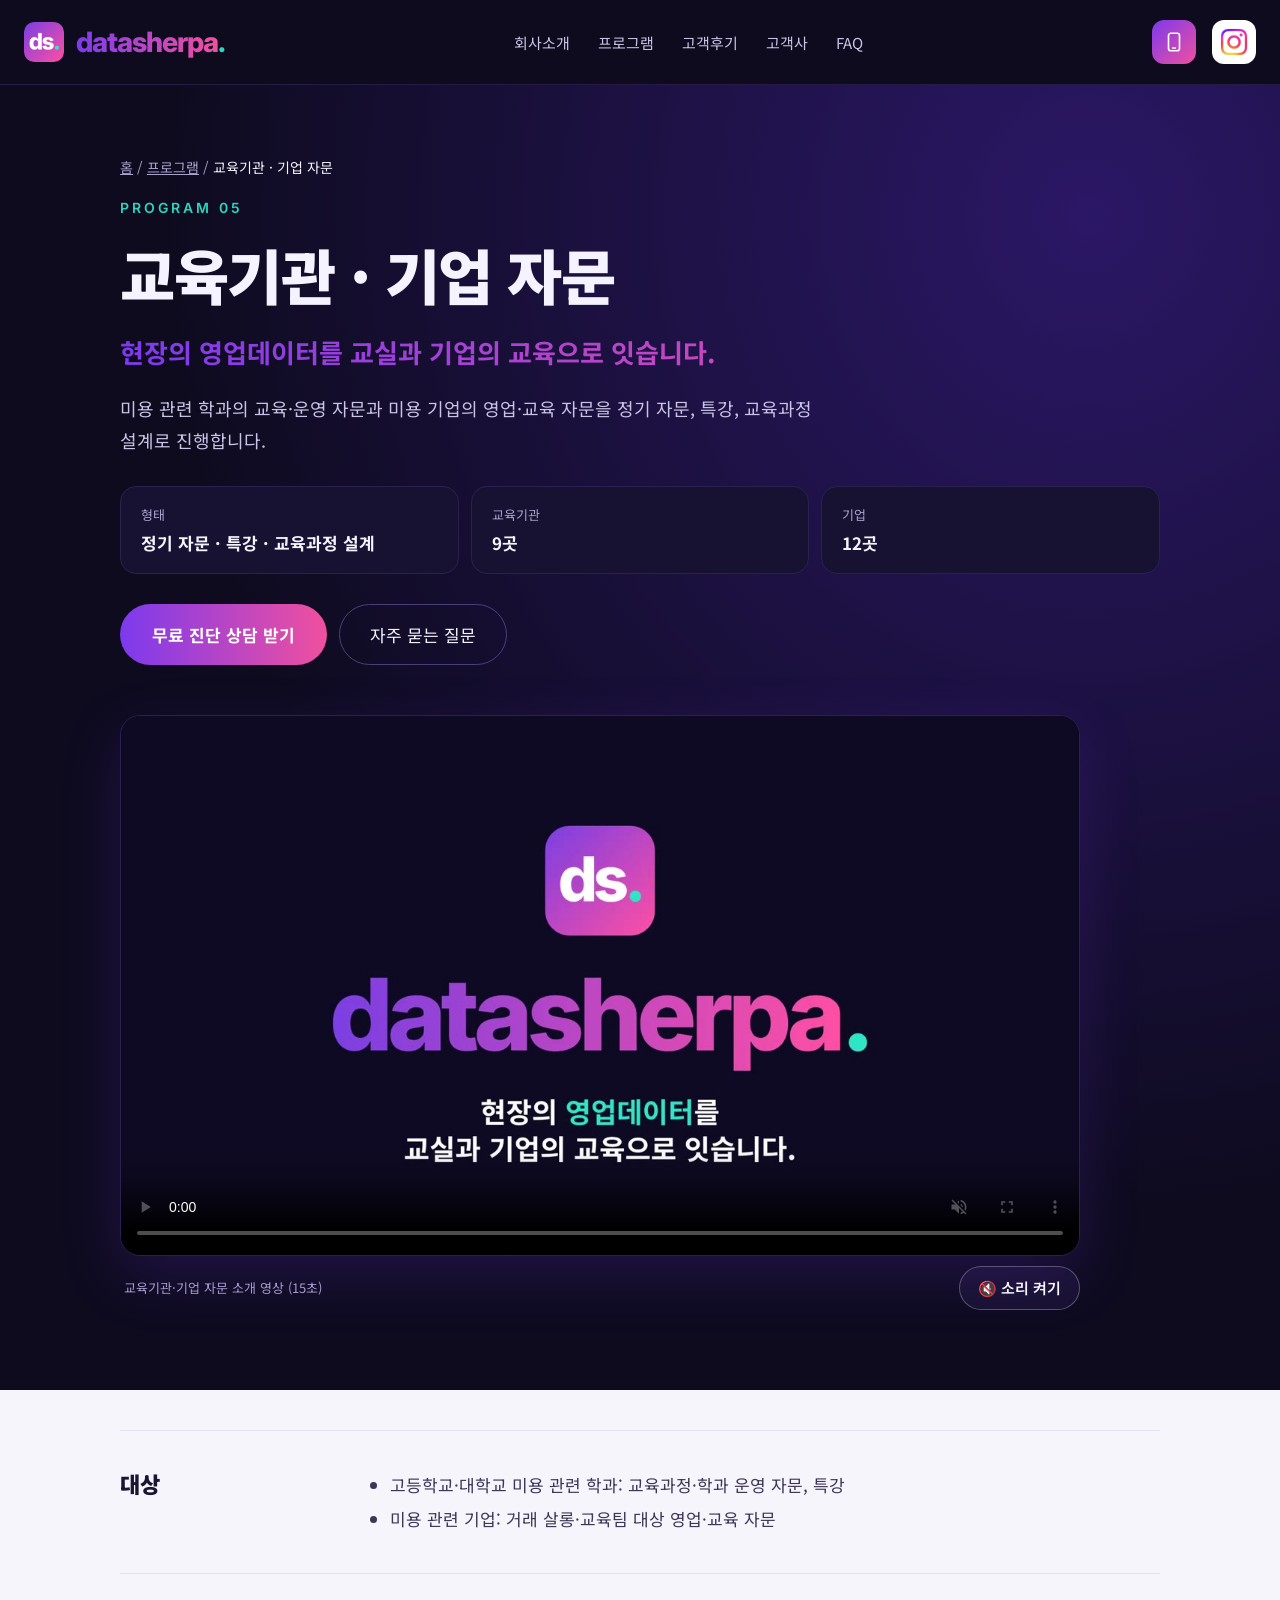
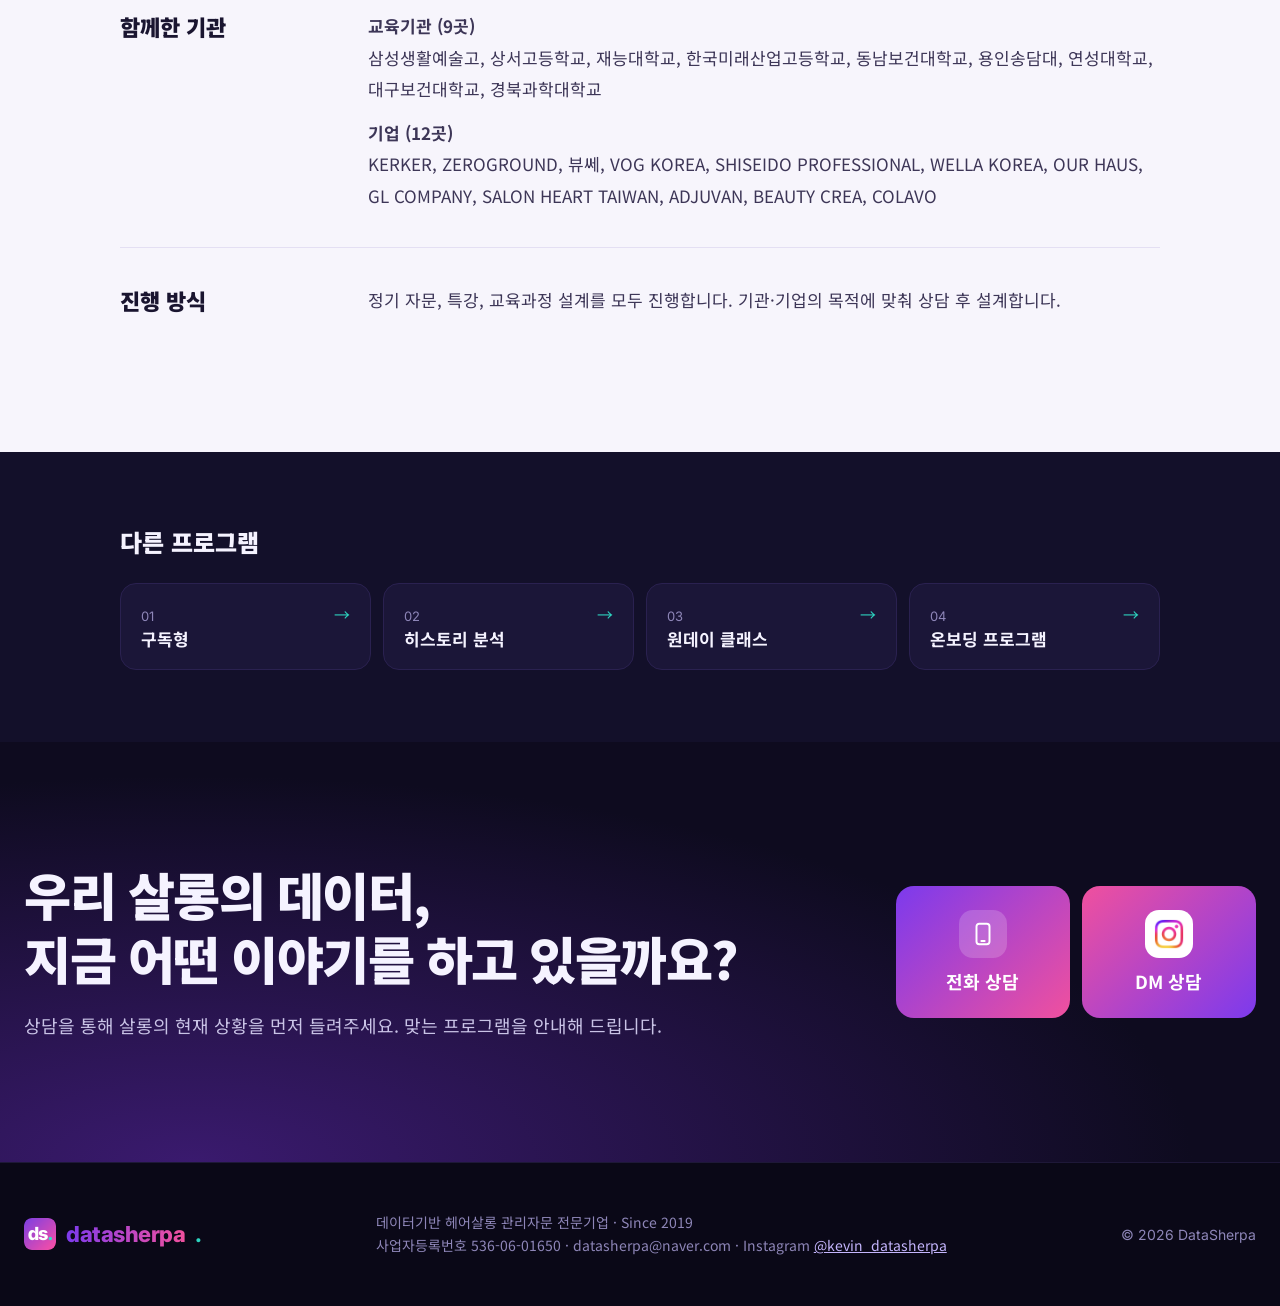
<file: advisory.html>
<!doctype html>
<html lang="ko">
<head>
<meta charset="utf-8">
<meta name="viewport" content="width=device-width, initial-scale=1">
<title>미용학과·뷰티기업 교육 자문 | 데이터셰르파</title>
<meta name="description" content="고등학교·대학교 미용 관련 학과의 교육·운영 자문과 미용 기업의 영업·교육 자문. 정기 자문, 특강, 교육과정 설계.">
<meta property="og:title" content="교육기관 · 기업 자문 | 데이터셰르파">
<meta property="og:description" content="현장의 영업데이터를 교실과 기업의 교육으로 잇습니다.">
<meta property="og:image" content="https://www.datasherpa.co.kr/ceo.jpg">
<meta property="og:url" content="https://www.datasherpa.co.kr/advisory">
<meta property="og:type" content="website">
<meta property="og:site_name" content="데이터셰르파 DataSherpa">
<meta property="og:locale" content="ko_KR">
<link rel="canonical" href="https://www.datasherpa.co.kr/advisory">
<link rel="icon" type="image/png" href="/favicon.png">
<link rel="preconnect" href="https://fonts.googleapis.com">
<link href="https://fonts.googleapis.com/css2?family=Inter:wght@400;600;800&amp;family=Noto+Sans+KR:wght@400;500;700;900&amp;display=swap" rel="stylesheet">
<style>
body{margin:0;background:#0E0B1F}
a{color:#C4B5FD}a:hover{color:#FFFFFF}
.wm{background:linear-gradient(90deg,#7C3AED 0%,#C147C2 55%,#F0509E 100%);-webkit-background-clip:text;background-clip:text;color:transparent}
</style>
<style>html{scroll-behavior:smooth}img{max-width:100%}</style>
<link rel="stylesheet" href="/pv.css">
<style>
.pg ul,.pg ol{margin:0;padding:0 0 0 22px;line-height:1.9}
.pg li{margin:2px 0}
.pg p{margin:0 0 12px;line-height:1.85}
.pg p:last-child{margin-bottom:0}
.pg .note{margin-top:14px;font-size:15px;color:#6D28D9;font-weight:600}
.pg blockquote{margin:0 0 14px;padding:20px 24px;background:#FFFFFF;border:1px solid #E4DFF3;border-radius:16px;font-size:17px;line-height:1.8}
.pg cite{display:block;margin-top:10px;font-style:normal;font-family:Inter,sans-serif;font-size:14px;font-weight:700;color:#6D28D9}
</style>
<script type="application/ld+json">
{"@context": "https://schema.org", "@type": "Service", "name": "교육기관·기업 자문", "description": "미용 관련 학과의 교육·운영 자문과 미용 기업의 영업·교육 자문을 정기 자문, 특강, 교육과정 설계로 진행합니다.", "url": "https://www.datasherpa.co.kr/advisory", "areaServed": "대한민국", "provider": {"@type": "ProfessionalService", "@id": "https://www.datasherpa.co.kr/#organization", "name": "데이터셰르파"}}
</script>
<script type="application/ld+json">
{"@context": "https://schema.org", "@type": "BreadcrumbList", "itemListElement": [{"@type": "ListItem", "position": 1, "name": "홈", "item": "https://www.datasherpa.co.kr/"}, {"@type": "ListItem", "position": 2, "name": "프로그램", "item": "https://www.datasherpa.co.kr/#programs"}, {"@type": "ListItem", "position": 3, "name": "교육기관 · 기업 자문", "item": "https://www.datasherpa.co.kr/advisory"}]}
</script>
<script type="application/ld+json">
{"@context": "https://schema.org", "@type": "VideoObject", "name": "교육기관·기업 자문 소개 영상", "description": "데이터셰르파 교육기관·기업 자문 프로그램을 15초로 소개하는 영상입니다.", "thumbnailUrl": "https://www.datasherpa.co.kr/videos/advisory.jpg", "contentUrl": "https://www.datasherpa.co.kr/videos/advisory.mp4", "uploadDate": "2026-11-11", "duration": "PT15S"}
</script>
<!-- Google Analytics 4 -->
<script async src="https://www.googletagmanager.com/gtag/js?id=G-FYFXJC6GLL"></script>
<script>
window.dataLayer=window.dataLayer||[];
function gtag(){dataLayer.push(arguments);}
gtag('js',new Date());
gtag('config','G-FYFXJC6GLL');
</script>
<!-- Microsoft Clarity -->
<script type="text/javascript">
    (function(c,l,a,r,i,t,y){
        c[a]=c[a]||function(){(c[a].q=c[a].q||[]).push(arguments)};
        t=l.createElement(r);t.async=1;t.src="https://www.clarity.ms/tag/"+i;
        y=l.getElementsByTagName(r)[0];y.parentNode.insertBefore(t,y);
    })(window, document, "clarity", "script", "zad6wtn9pc");
</script>
</head>
<body>
<div style="font-family: 'Noto Sans KR', 'Inter', sans-serif; color: #F5F3FF; background: #0E0B1F; width: 100%; word-break: keep-all">

<!-- NAV -->
<header style="border-bottom: 1px solid #241C45; background: #0E0B1F">
<div style="max-width: 1240px; margin: 0 auto; padding: 20px 24px; display: flex; flex-wrap: wrap; align-items: center; justify-content: space-between; gap: 16px">
<a href="/" style="text-decoration: none; font-family: Inter, sans-serif; font-weight: 800; font-size: 28px; letter-spacing: -1px; line-height: 1; display: inline-flex; align-items: center; gap: 12px"><img src="/logo-icon.png" alt="" width="40" height="40" style="width: 40px; height: 40px; border-radius: 10px; display: block"><span><span class="wm">datasherpa</span><span style="color: #2DD4BF">.</span></span></a>
<nav aria-label="주요 메뉴" style="display: flex; flex-wrap: wrap; gap: 28px; font-size: 15px">
<a href="/#about" style="text-decoration: none; color: #C9C3E6">회사소개</a>
<a href="/#programs" style="text-decoration: none; color: #C9C3E6">프로그램</a>
<a href="/#reviews" style="text-decoration: none; color: #C9C3E6">고객후기</a>
<a href="/#clients" style="text-decoration: none; color: #C9C3E6">고객사</a>
<a href="/#faq" style="text-decoration: none; color: #C9C3E6">FAQ</a>
</nav>
<div style="display: flex; flex-wrap: wrap; align-items: center; gap: 16px">
<a href="tel:01071126118" aria-label="전화 상담" title="전화 상담" style="width: 44px; height: 44px; border-radius: 12px; background: linear-gradient(135deg,#7C3AED,#F0509E); display: inline-flex; align-items: center; justify-content: center"><svg aria-hidden="true" width="22" height="22" viewBox="0 0 24 24" fill="none" stroke="#FFFFFF" stroke-width="1.8" stroke-linecap="round" stroke-linejoin="round"><rect x="6" y="2.5" width="12" height="19" rx="2.5"></rect><path d="M10.5 18.5h3"></path></svg></a>
<a href="https://ig.me/m/kevin_datasherpa" aria-label="인스타그램 DM 상담" title="인스타그램 DM 상담" style="width: 44px; height: 44px; border-radius: 12px; background: #FFFFFF; display: inline-flex; align-items: center; justify-content: center"><img src="/instagram.png" alt="" width="28" height="28" style="width: 28px; height: 28px; display: block"></a>
</div>
</div>
</header>


<!-- PROGRAM HERO -->
<section style="background: radial-gradient(ellipse at 85% 10%, #2B1766 0%, #0E0B1F 60%)">
<div style="max-width: 1040px; margin: 0 auto; padding: 72px 24px 80px; display: flex; flex-direction: column; gap: 22px">
<nav aria-label="현재 위치" style="font-size: 14px; color: #A9A2CC"><a href="/" style="color: #A9A2CC">홈</a> / <a href="/#programs" style="color: #A9A2CC">프로그램</a> / <span style="color: #F5F3FF">교육기관 · 기업 자문</span></nav>
<p style="margin: 0; font-family: Inter, sans-serif; font-size: 14px; letter-spacing: 3px; font-weight: 600; color: #2DD4BF">PROGRAM 05</p>
<h1 style="margin: 0; font-size: clamp(36px, 5vw, 60px); line-height: 1.2; font-weight: 900; letter-spacing: -1.5px">교육기관 · 기업 자문</h1>
<p style="margin: 0; font-size: clamp(20px, 2.2vw, 26px); line-height: 1.5; font-weight: 700" class="wm">현장의 영업데이터를 교실과 기업의 교육으로 잇습니다.</p>
<p style="margin: 0; font-size: 18px; line-height: 1.75; color: #C9C3E6; max-width: 720px">미용 관련 학과의 교육·운영 자문과 미용 기업의 영업·교육 자문을 정기 자문, 특강, 교육과정 설계로 진행합니다.</p>
<div style="display: grid; grid-template-columns: repeat(auto-fit, minmax(200px, 1fr)); gap: 12px; padding-top: 8px">
<div style="background: #171231; border: 1px solid #2A2150; border-radius: 16px; padding: 18px 20px"><div style="font-size: 13px; color: #A9A2CC">형태</div><div style="font-size: 17px; font-weight: 700; margin-top: 6px">정기 자문 · 특강 · 교육과정 설계</div></div>
<div style="background: #171231; border: 1px solid #2A2150; border-radius: 16px; padding: 18px 20px"><div style="font-size: 13px; color: #A9A2CC">교육기관</div><div style="font-size: 17px; font-weight: 700; margin-top: 6px">9곳</div></div>
<div style="background: #171231; border: 1px solid #2A2150; border-radius: 16px; padding: 18px 20px"><div style="font-size: 13px; color: #A9A2CC">기업</div><div style="font-size: 17px; font-weight: 700; margin-top: 6px">12곳</div></div>
</div>
<div style="display: flex; flex-wrap: wrap; gap: 12px; padding-top: 8px">
<a href="#contact" style="text-decoration: none; background: linear-gradient(90deg,#7C3AED,#F0509E); color: #FFFFFF; font-weight: 700; font-size: 17px; padding: 18px 32px; border-radius: 999px; min-height: 44px; box-sizing: border-box">무료 진단 상담 받기</a>
<a href="/#faq" style="text-decoration: none; border: 1px solid #4A3F7A; color: #F5F3FF; font-size: 17px; padding: 17px 30px; border-radius: 999px; min-height: 44px; box-sizing: border-box">자주 묻는 질문</a>
</div>
<div class="pv">
<div class="pv-box"><video data-name="advisory" autoplay muted loop playsinline preload="auto" poster="/videos/advisory.jpg" aria-label="교육기관·기업 자문 소개 영상"><source src="/videos/advisory.mp4" type="video/mp4"></video></div>
<div class="pv-row"><p class="pv-cap">교육기관·기업 자문 소개 영상 (15초)</p><button type="button" class="pv-btn" aria-label="영상 소리 켜기 또는 끄기">🔇 소리 켜기</button></div>
</div>
</div>
</section>

<!-- PROGRAM DETAIL -->
<section class="pg" style="background: #F7F5FC; color: #1A1530">
<div style="max-width: 1040px; margin: 0 auto; padding: 40px 24px 100px">
<div style="display: flex; flex-wrap: wrap; gap: 16px 48px; padding: 36px 0; border-top: 1px solid #E4DFF3">
<h2 style="flex: 1 1 200px; margin: 0; font-size: 22px; font-weight: 900">대상</h2>
<div style="flex: 999 1 480px; min-width: 0; font-size: 17px; color: #3D3657"><ul><li>고등학교·대학교 미용 관련 학과: 교육과정·학과 운영 자문, 특강</li><li>미용 관련 기업: 거래 살롱·교육팀 대상 영업·교육 자문</li></ul></div>
</div>
<div style="display: flex; flex-wrap: wrap; gap: 16px 48px; padding: 36px 0; border-top: 1px solid #E4DFF3">
<h2 style="flex: 1 1 200px; margin: 0; font-size: 22px; font-weight: 900">함께한 기관</h2>
<div style="flex: 999 1 480px; min-width: 0; font-size: 17px; color: #3D3657"><p><strong>교육기관 (9곳)</strong><br>삼성생활예술고, 상서고등학교, 재능대학교, 한국미래산업고등학교, 동남보건대학교, 용인송담대, 연성대학교, 대구보건대학교, 경북과학대학교</p><p><strong>기업 (12곳)</strong><br>KERKER, ZEROGROUND, 뷰쎄, VOG KOREA, SHISEIDO PROFESSIONAL, WELLA KOREA, OUR HAUS, GL COMPANY, SALON HEART TAIWAN, ADJUVAN, BEAUTY CREA, COLAVO</p></div>
</div>
<div style="display: flex; flex-wrap: wrap; gap: 16px 48px; padding: 36px 0; border-top: 1px solid #E4DFF3">
<h2 style="flex: 1 1 200px; margin: 0; font-size: 22px; font-weight: 900">진행 방식</h2>
<div style="flex: 999 1 480px; min-width: 0; font-size: 17px; color: #3D3657"><p>정기 자문, 특강, 교육과정 설계를 모두 진행합니다. 기관·기업의 목적에 맞춰 상담 후 설계합니다.</p></div>
</div>
</div>
</section>

<!-- OTHER PROGRAMS -->
<section style="background: #13102A">
<div style="max-width: 1040px; margin: 0 auto; padding: 72px 24px">
<h2 style="margin: 0 0 24px; font-size: 24px; font-weight: 900">다른 프로그램</h2>
<div style="display: grid; grid-template-columns: repeat(auto-fit, minmax(220px, 1fr)); gap: 12px">
<a href="/subscription" style="text-decoration: none; color: #F5F3FF; background: #1B1638; border: 1px solid #2A2150; border-radius: 16px; padding: 18px 20px; min-height: 44px; display: flex; justify-content: space-between; gap: 12px"><span><span style="font-family: Inter, sans-serif; color: #8E86B8; font-size: 13px">01</span><br><strong style="font-size: 17px">구독형</strong></span><span style="color: #2DD4BF">→</span></a>
<a href="/history-analysis" style="text-decoration: none; color: #F5F3FF; background: #1B1638; border: 1px solid #2A2150; border-radius: 16px; padding: 18px 20px; min-height: 44px; display: flex; justify-content: space-between; gap: 12px"><span><span style="font-family: Inter, sans-serif; color: #8E86B8; font-size: 13px">02</span><br><strong style="font-size: 17px">히스토리 분석</strong></span><span style="color: #2DD4BF">→</span></a>
<a href="/oneday-class" style="text-decoration: none; color: #F5F3FF; background: #1B1638; border: 1px solid #2A2150; border-radius: 16px; padding: 18px 20px; min-height: 44px; display: flex; justify-content: space-between; gap: 12px"><span><span style="font-family: Inter, sans-serif; color: #8E86B8; font-size: 13px">03</span><br><strong style="font-size: 17px">원데이 클래스</strong></span><span style="color: #2DD4BF">→</span></a>
<a href="/onboarding" style="text-decoration: none; color: #F5F3FF; background: #1B1638; border: 1px solid #2A2150; border-radius: 16px; padding: 18px 20px; min-height: 44px; display: flex; justify-content: space-between; gap: 12px"><span><span style="font-family: Inter, sans-serif; color: #8E86B8; font-size: 13px">04</span><br><strong style="font-size: 17px">온보딩 프로그램</strong></span><span style="color: #2DD4BF">→</span></a>
</div>
</div>
</section>

<!-- CONTACT CTA -->
<section id="contact" style="background: radial-gradient(ellipse at 15% 100%, #3A1A6E 0%, #0E0B1F 65%)">
<div style="max-width: 1240px; margin: 0 auto; padding: 120px 24px; display: flex; flex-wrap: wrap; gap: 48px; align-items: center; justify-content: space-between">
<div style="flex: 999 1 560px; min-width: 0">
<h2 style="margin: 0 0 20px; font-size: clamp(34px, 4vw, 56px); line-height: 1.25; font-weight: 900; letter-spacing: -1.5px">우리 살롱의 데이터,<br>지금 어떤 이야기를 하고 있을까요?</h2>
<p style="margin: 0; font-size: 18px; line-height: 1.75; color: #C9C3E6">상담을 통해 살롱의 현재 상황을 먼저 들려주세요. 맞는 프로그램을 안내해 드립니다.</p>
</div>
<div style="flex: 1 1 360px; min-width: 0; display: grid; grid-template-columns: repeat(2, minmax(0, 1fr)); gap: 12px">
<a href="tel:01071126118" aria-label="전화 상담" style="text-decoration: none; background: linear-gradient(135deg,#7C3AED,#F0509E); color: #FFFFFF; padding: 24px 20px; border-radius: 18px; display: flex; flex-direction: column; align-items: center; gap: 10px; min-height: 44px">
<span style="width: 48px; height: 48px; display: flex; align-items: center; justify-content: center; border-radius: 14px; background: rgba(255, 255, 255, 0.18)"><svg aria-hidden="true" width="26" height="26" viewBox="0 0 24 24" fill="none" stroke="#FFFFFF" stroke-width="1.8" stroke-linecap="round" stroke-linejoin="round"><rect x="6" y="2.5" width="12" height="19" rx="2.5"></rect><path d="M10.5 18.5h3"></path></svg></span>
<span style="font-size: 18px; font-weight: 700">전화 상담</span>
</a>
<a href="https://ig.me/m/kevin_datasherpa" aria-label="인스타그램 DM 상담" style="text-decoration: none; background: linear-gradient(135deg,#F0509E,#7C3AED); color: #FFFFFF; padding: 24px 20px; border-radius: 18px; display: flex; flex-direction: column; align-items: center; gap: 10px; min-height: 44px">
<span style="width: 48px; height: 48px; display: flex; align-items: center; justify-content: center; border-radius: 14px; background: #FFFFFF"><img src="/instagram.png" alt="" width="30" height="30" style="width: 30px; height: 30px; display: block"></span>
<span style="font-size: 18px; font-weight: 700">DM 상담</span>
</a>
</div>
</div>
</section>

<!-- FOOTER -->
<footer style="background: #0A0817; border-top: 1px solid #1E1838">
<div style="max-width: 1240px; margin: 0 auto; padding: 48px 24px; display: flex; flex-wrap: wrap; gap: 24px; justify-content: space-between; align-items: center; font-size: 14px; color: #8E86B8">
<div style="font-family: Inter, sans-serif; font-weight: 800; font-size: 22px; letter-spacing: -0.5px; display: flex; align-items: center; gap: 10px"><img src="/logo-icon.png" alt="" width="32" height="32" style="width: 32px; height: 32px; border-radius: 8px; display: block"><span class="wm">datasherpa</span><span style="color: #2DD4BF">.</span></div>
<p style="margin: 0; line-height: 1.7">데이터기반 헤어살롱 관리자문 전문기업 · Since 2019<br>사업자등록번호 536-06-01650 · datasherpa@naver.com · Instagram <a href="https://www.instagram.com/kevin_datasherpa" style="color: #C4B5FD">@kevin_datasherpa</a></p>
<p style="margin: 0; font-family: Inter, sans-serif">© 2026 DataSherpa</p>
</div>
</footer>

</div>
<script>
/* GA4 상담 클릭 측정: 전화·DM·상담 버튼을 누른 횟수를 위치별로 기록 */
(function(){
  function send(method,a){
    if(typeof gtag!=='function') return;
    var where=a.closest('header')?'header':(a.closest('#contact')?'contact':'hero');
    gtag('event','generate_lead',{method:method,button_location:where,transport_type:'beacon'});
    gtag('event','contact_click',{method:method,button_location:where,transport_type:'beacon'});
  }
  document.querySelectorAll('a[href^="tel:"]').forEach(function(a){a.addEventListener('click',function(){send('phone',a);});});
  document.querySelectorAll('a[href^="https://ig.me/m/"]').forEach(function(a){a.addEventListener('click',function(){send('instagram_dm',a);});});
  document.querySelectorAll('a[href="#contact"]').forEach(function(a){a.addEventListener('click',function(){
    if(typeof gtag==='function') gtag('event','cta_click',{button_location:a.closest('header')?'header':'hero'});
  });});
})();
</script>
<script>
/* 상담 버튼: 카카오톡·네이버 등 앱 안 브라우저에서도 전화/인스타그램 앱이 열리도록 처리 */
(function(){
  var ua=navigator.userAgent||'';
  var isAndroid=/Android/i.test(ua);
  var IG_USER='kevin_datasherpa';
  var IG_DM='https://ig.me/m/'+IG_USER;
  var IG_WEB='https://www.instagram.com/'+IG_USER+'/';
  var TEL='01071126118';
  document.querySelectorAll('a[href^="https://ig.me/m/"]').forEach(function(a){
    a.addEventListener('click',function(e){
      if(isAndroid){
        e.preventDefault();
        // 안드로이드: 인스타그램 앱으로 DM 링크를 강제로 열고, 앱이 없으면 웹 프로필로 이동
        window.location.href='intent://ig.me/m/'+IG_USER+'#Intent;scheme=https;package=com.instagram.android;S.browser_fallback_url='+encodeURIComponent(IG_WEB)+';end';
      }
    });
  });
  document.querySelectorAll('a[href^="tel:"]').forEach(function(a){
    a.removeAttribute('target');
    a.addEventListener('click',function(e){
      if(isAndroid){
        e.preventDefault();
        // 안드로이드: 전화 앱(다이얼)을 직접 호출
        window.location.href='intent:'+TEL+'#Intent;scheme=tel;action=android.intent.action.DIAL;end';
        setTimeout(function(){ if(!document.hidden){ window.location.href='tel:'+TEL; } },800);
      }
    });
  });
})();
</script>
<script src="/pv.js" defer></script>
</body>
</html>
</file>
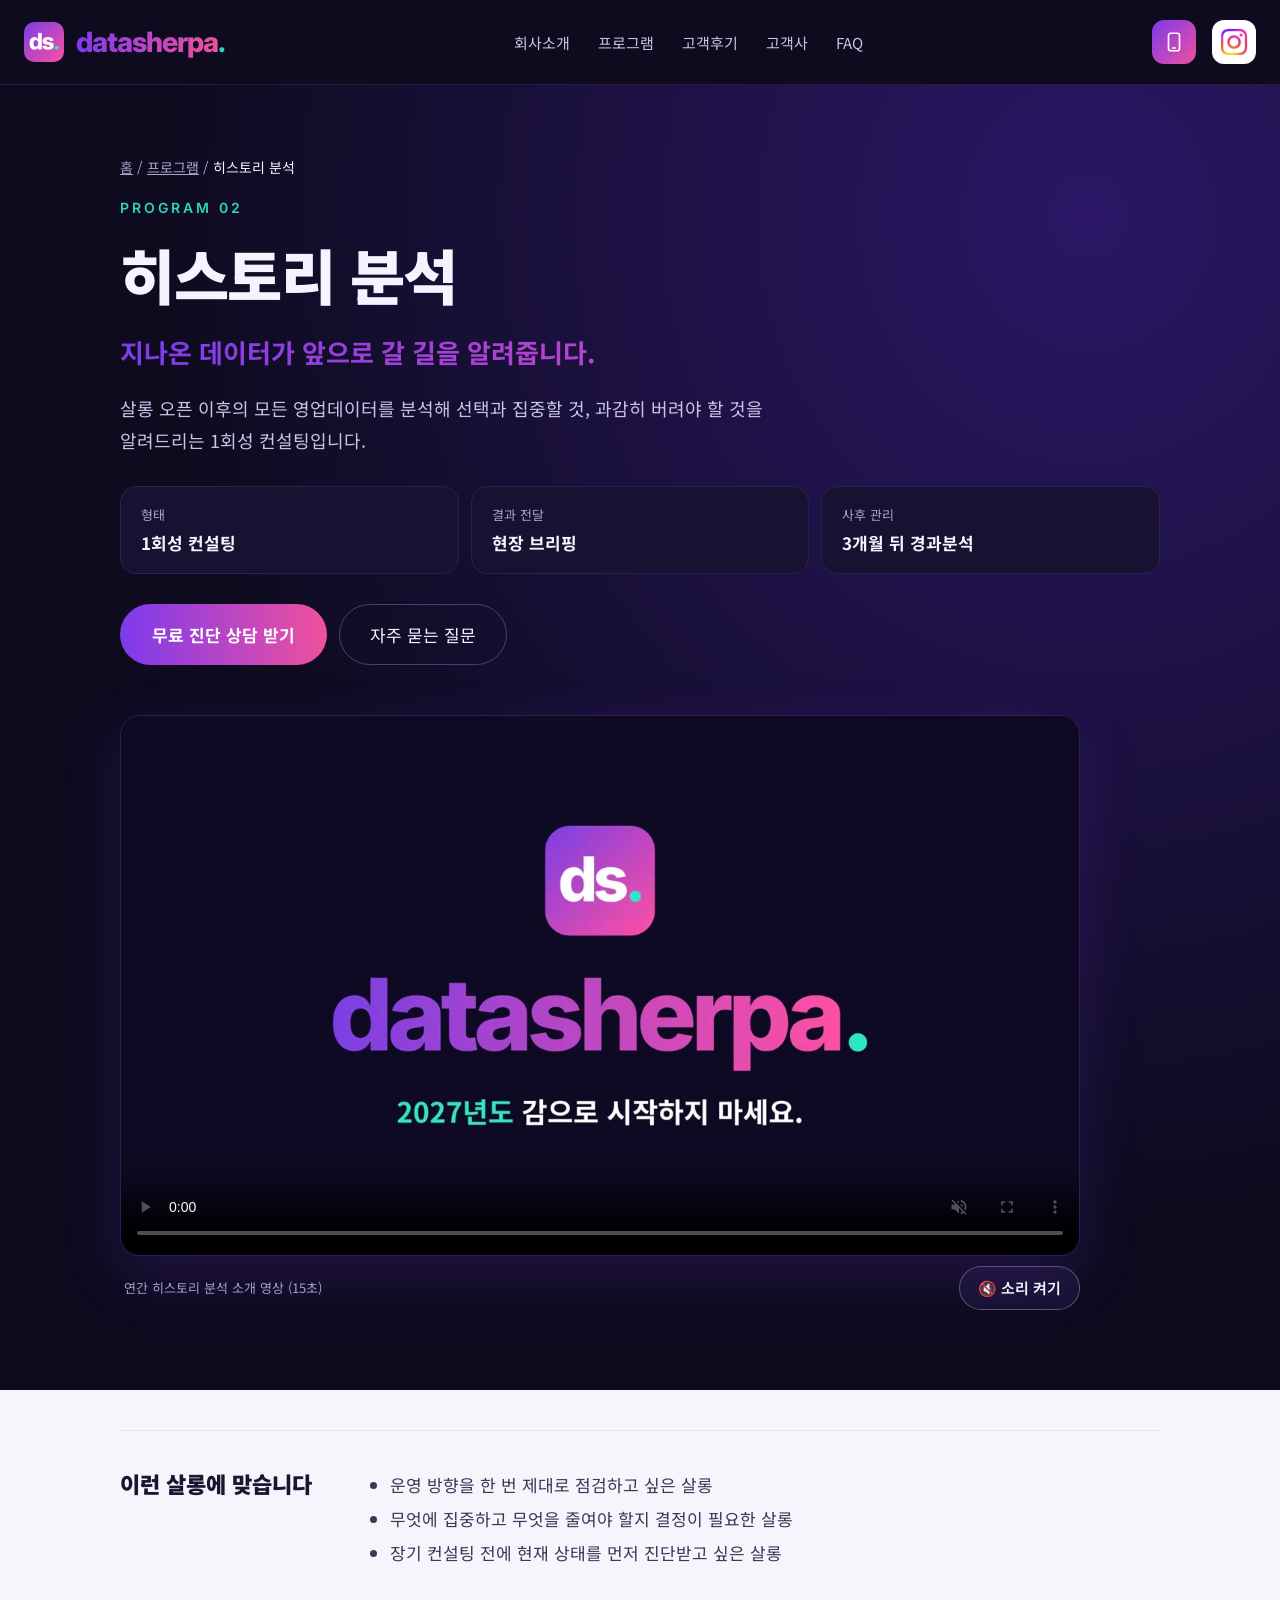
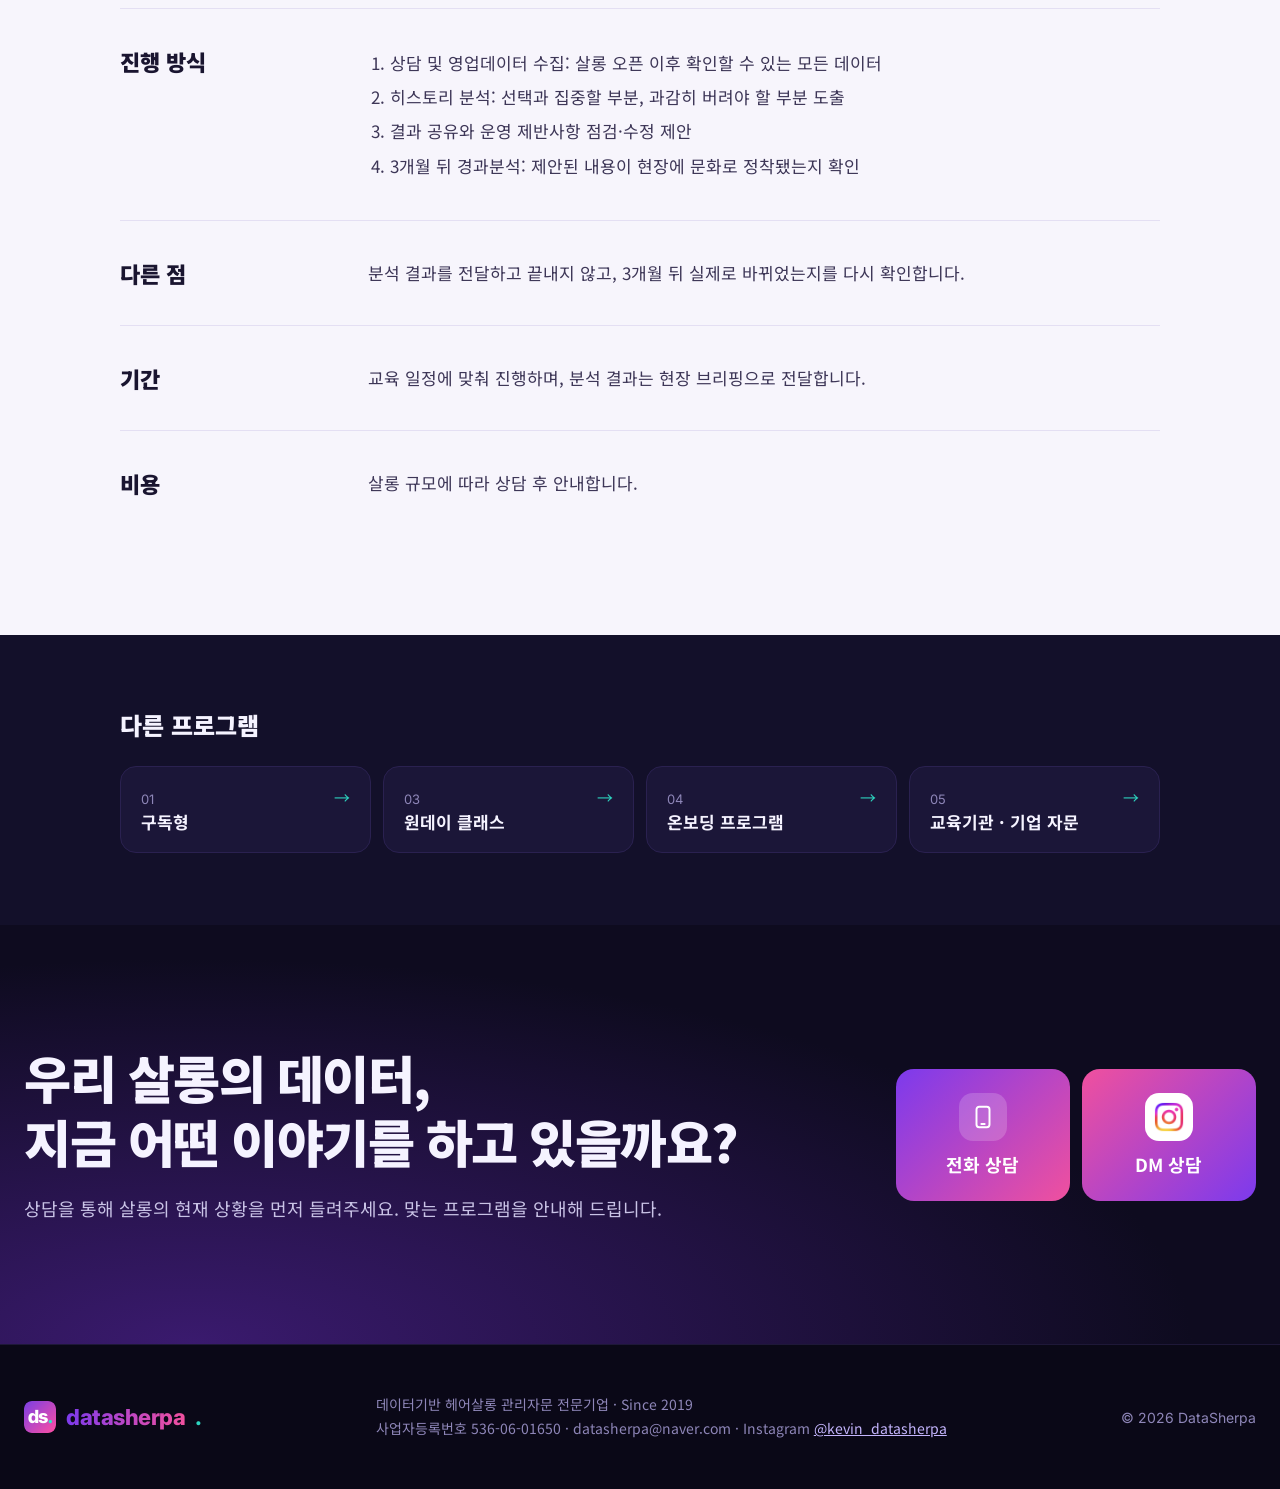
<file: history-analysis.html>
<!doctype html>
<html lang="ko">
<head>
<meta charset="utf-8">
<meta name="viewport" content="width=device-width, initial-scale=1">
<title>미용실 영업데이터 히스토리 분석 | 데이터셰르파</title>
<meta name="description" content="살롱이 쌓아온 영업데이터로 집중할 것과 버릴 것을 알려주는 1회성 컨설팅. 3개월 뒤 경과분석 포함.">
<meta property="og:title" content="히스토리 분석 | 데이터셰르파">
<meta property="og:description" content="지나온 데이터가 앞으로 갈 길을 알려줍니다.">
<meta property="og:image" content="https://www.datasherpa.co.kr/ceo.jpg">
<meta property="og:url" content="https://www.datasherpa.co.kr/history-analysis">
<meta property="og:type" content="website">
<meta property="og:site_name" content="데이터셰르파 DataSherpa">
<meta property="og:locale" content="ko_KR">
<link rel="canonical" href="https://www.datasherpa.co.kr/history-analysis">
<link rel="icon" type="image/png" href="/favicon.png">
<link rel="preconnect" href="https://fonts.googleapis.com">
<link href="https://fonts.googleapis.com/css2?family=Inter:wght@400;600;800&amp;family=Noto+Sans+KR:wght@400;500;700;900&amp;display=swap" rel="stylesheet">
<style>
body{margin:0;background:#0E0B1F}
a{color:#C4B5FD}a:hover{color:#FFFFFF}
.wm{background:linear-gradient(90deg,#7C3AED 0%,#C147C2 55%,#F0509E 100%);-webkit-background-clip:text;background-clip:text;color:transparent}
</style>
<style>html{scroll-behavior:smooth}img{max-width:100%}</style>
<link rel="stylesheet" href="/pv.css">
<style>
.pg ul,.pg ol{margin:0;padding:0 0 0 22px;line-height:1.9}
.pg li{margin:2px 0}
.pg p{margin:0 0 12px;line-height:1.85}
.pg p:last-child{margin-bottom:0}
.pg .note{margin-top:14px;font-size:15px;color:#6D28D9;font-weight:600}
.pg blockquote{margin:0 0 14px;padding:20px 24px;background:#FFFFFF;border:1px solid #E4DFF3;border-radius:16px;font-size:17px;line-height:1.8}
.pg cite{display:block;margin-top:10px;font-style:normal;font-family:Inter,sans-serif;font-size:14px;font-weight:700;color:#6D28D9}
</style>
<script type="application/ld+json">
{"@context": "https://schema.org", "@type": "Service", "name": "히스토리 분석", "description": "살롱 오픈 이후의 모든 영업데이터를 분석해 선택과 집중할 것, 과감히 버려야 할 것을 알려드리는 1회성 컨설팅입니다.", "url": "https://www.datasherpa.co.kr/history-analysis", "areaServed": "대한민국", "provider": {"@type": "ProfessionalService", "@id": "https://www.datasherpa.co.kr/#organization", "name": "데이터셰르파"}}
</script>
<script type="application/ld+json">
{"@context": "https://schema.org", "@type": "BreadcrumbList", "itemListElement": [{"@type": "ListItem", "position": 1, "name": "홈", "item": "https://www.datasherpa.co.kr/"}, {"@type": "ListItem", "position": 2, "name": "프로그램", "item": "https://www.datasherpa.co.kr/#programs"}, {"@type": "ListItem", "position": 3, "name": "히스토리 분석", "item": "https://www.datasherpa.co.kr/history-analysis"}]}
</script>
<script type="application/ld+json">
{"@context": "https://schema.org", "@type": "VideoObject", "name": "연간 히스토리 분석 소개 영상", "description": "데이터셰르파 히스토리 분석 프로그램을 15초로 소개하는 영상입니다.", "thumbnailUrl": "https://www.datasherpa.co.kr/videos/history-analysis.jpg", "contentUrl": "https://www.datasherpa.co.kr/videos/history-analysis.mp4", "uploadDate": "2026-11-11", "duration": "PT15S"}
</script>
<!-- Google Analytics 4 -->
<script async src="https://www.googletagmanager.com/gtag/js?id=G-FYFXJC6GLL"></script>
<script>
window.dataLayer=window.dataLayer||[];
function gtag(){dataLayer.push(arguments);}
gtag('js',new Date());
gtag('config','G-FYFXJC6GLL');
</script>
<!-- Microsoft Clarity -->
<script type="text/javascript">
    (function(c,l,a,r,i,t,y){
        c[a]=c[a]||function(){(c[a].q=c[a].q||[]).push(arguments)};
        t=l.createElement(r);t.async=1;t.src="https://www.clarity.ms/tag/"+i;
        y=l.getElementsByTagName(r)[0];y.parentNode.insertBefore(t,y);
    })(window, document, "clarity", "script", "zad6wtn9pc");
</script>
</head>
<body>
<div style="font-family: 'Noto Sans KR', 'Inter', sans-serif; color: #F5F3FF; background: #0E0B1F; width: 100%; word-break: keep-all">

<!-- NAV -->
<header style="border-bottom: 1px solid #241C45; background: #0E0B1F">
<div style="max-width: 1240px; margin: 0 auto; padding: 20px 24px; display: flex; flex-wrap: wrap; align-items: center; justify-content: space-between; gap: 16px">
<a href="/" style="text-decoration: none; font-family: Inter, sans-serif; font-weight: 800; font-size: 28px; letter-spacing: -1px; line-height: 1; display: inline-flex; align-items: center; gap: 12px"><img src="/logo-icon.png" alt="" width="40" height="40" style="width: 40px; height: 40px; border-radius: 10px; display: block"><span><span class="wm">datasherpa</span><span style="color: #2DD4BF">.</span></span></a>
<nav aria-label="주요 메뉴" style="display: flex; flex-wrap: wrap; gap: 28px; font-size: 15px">
<a href="/#about" style="text-decoration: none; color: #C9C3E6">회사소개</a>
<a href="/#programs" style="text-decoration: none; color: #C9C3E6">프로그램</a>
<a href="/#reviews" style="text-decoration: none; color: #C9C3E6">고객후기</a>
<a href="/#clients" style="text-decoration: none; color: #C9C3E6">고객사</a>
<a href="/#faq" style="text-decoration: none; color: #C9C3E6">FAQ</a>
</nav>
<div style="display: flex; flex-wrap: wrap; align-items: center; gap: 16px">
<a href="tel:01071126118" aria-label="전화 상담" title="전화 상담" style="width: 44px; height: 44px; border-radius: 12px; background: linear-gradient(135deg,#7C3AED,#F0509E); display: inline-flex; align-items: center; justify-content: center"><svg aria-hidden="true" width="22" height="22" viewBox="0 0 24 24" fill="none" stroke="#FFFFFF" stroke-width="1.8" stroke-linecap="round" stroke-linejoin="round"><rect x="6" y="2.5" width="12" height="19" rx="2.5"></rect><path d="M10.5 18.5h3"></path></svg></a>
<a href="https://ig.me/m/kevin_datasherpa" aria-label="인스타그램 DM 상담" title="인스타그램 DM 상담" style="width: 44px; height: 44px; border-radius: 12px; background: #FFFFFF; display: inline-flex; align-items: center; justify-content: center"><img src="/instagram.png" alt="" width="28" height="28" style="width: 28px; height: 28px; display: block"></a>
</div>
</div>
</header>


<!-- PROGRAM HERO -->
<section style="background: radial-gradient(ellipse at 85% 10%, #2B1766 0%, #0E0B1F 60%)">
<div style="max-width: 1040px; margin: 0 auto; padding: 72px 24px 80px; display: flex; flex-direction: column; gap: 22px">
<nav aria-label="현재 위치" style="font-size: 14px; color: #A9A2CC"><a href="/" style="color: #A9A2CC">홈</a> / <a href="/#programs" style="color: #A9A2CC">프로그램</a> / <span style="color: #F5F3FF">히스토리 분석</span></nav>
<p style="margin: 0; font-family: Inter, sans-serif; font-size: 14px; letter-spacing: 3px; font-weight: 600; color: #2DD4BF">PROGRAM 02</p>
<h1 style="margin: 0; font-size: clamp(36px, 5vw, 60px); line-height: 1.2; font-weight: 900; letter-spacing: -1.5px">히스토리 분석</h1>
<p style="margin: 0; font-size: clamp(20px, 2.2vw, 26px); line-height: 1.5; font-weight: 700" class="wm">지나온 데이터가 앞으로 갈 길을 알려줍니다.</p>
<p style="margin: 0; font-size: 18px; line-height: 1.75; color: #C9C3E6; max-width: 720px">살롱 오픈 이후의 모든 영업데이터를 분석해 선택과 집중할 것, 과감히 버려야 할 것을 알려드리는 1회성 컨설팅입니다.</p>
<div style="display: grid; grid-template-columns: repeat(auto-fit, minmax(200px, 1fr)); gap: 12px; padding-top: 8px">
<div style="background: #171231; border: 1px solid #2A2150; border-radius: 16px; padding: 18px 20px"><div style="font-size: 13px; color: #A9A2CC">형태</div><div style="font-size: 17px; font-weight: 700; margin-top: 6px">1회성 컨설팅</div></div>
<div style="background: #171231; border: 1px solid #2A2150; border-radius: 16px; padding: 18px 20px"><div style="font-size: 13px; color: #A9A2CC">결과 전달</div><div style="font-size: 17px; font-weight: 700; margin-top: 6px">현장 브리핑</div></div>
<div style="background: #171231; border: 1px solid #2A2150; border-radius: 16px; padding: 18px 20px"><div style="font-size: 13px; color: #A9A2CC">사후 관리</div><div style="font-size: 17px; font-weight: 700; margin-top: 6px">3개월 뒤 경과분석</div></div>
</div>
<div style="display: flex; flex-wrap: wrap; gap: 12px; padding-top: 8px">
<a href="#contact" style="text-decoration: none; background: linear-gradient(90deg,#7C3AED,#F0509E); color: #FFFFFF; font-weight: 700; font-size: 17px; padding: 18px 32px; border-radius: 999px; min-height: 44px; box-sizing: border-box">무료 진단 상담 받기</a>
<a href="/#faq" style="text-decoration: none; border: 1px solid #4A3F7A; color: #F5F3FF; font-size: 17px; padding: 17px 30px; border-radius: 999px; min-height: 44px; box-sizing: border-box">자주 묻는 질문</a>
</div>
<div class="pv">
<div class="pv-box"><video data-name="history-analysis" autoplay muted loop playsinline preload="auto" poster="/videos/history-analysis.jpg" aria-label="연간 히스토리 분석 소개 영상"><source src="/videos/history-analysis.mp4" type="video/mp4"></video></div>
<div class="pv-row"><p class="pv-cap">연간 히스토리 분석 소개 영상 (15초)</p><button type="button" class="pv-btn" aria-label="영상 소리 켜기 또는 끄기">🔇 소리 켜기</button></div>
</div>
</div>
</section>

<!-- PROGRAM DETAIL -->
<section class="pg" style="background: #F7F5FC; color: #1A1530">
<div style="max-width: 1040px; margin: 0 auto; padding: 40px 24px 100px">
<div style="display: flex; flex-wrap: wrap; gap: 16px 48px; padding: 36px 0; border-top: 1px solid #E4DFF3">
<h2 style="flex: 1 1 200px; margin: 0; font-size: 22px; font-weight: 900">이런 살롱에 맞습니다</h2>
<div style="flex: 999 1 480px; min-width: 0; font-size: 17px; color: #3D3657"><ul><li>운영 방향을 한 번 제대로 점검하고 싶은 살롱</li><li>무엇에 집중하고 무엇을 줄여야 할지 결정이 필요한 살롱</li><li>장기 컨설팅 전에 현재 상태를 먼저 진단받고 싶은 살롱</li></ul></div>
</div>
<div style="display: flex; flex-wrap: wrap; gap: 16px 48px; padding: 36px 0; border-top: 1px solid #E4DFF3">
<h2 style="flex: 1 1 200px; margin: 0; font-size: 22px; font-weight: 900">진행 방식</h2>
<div style="flex: 999 1 480px; min-width: 0; font-size: 17px; color: #3D3657"><ol><li>상담 및 영업데이터 수집: 살롱 오픈 이후 확인할 수 있는 모든 데이터</li><li>히스토리 분석: 선택과 집중할 부분, 과감히 버려야 할 부분 도출</li><li>결과 공유와 운영 제반사항 점검·수정 제안</li><li>3개월 뒤 경과분석: 제안된 내용이 현장에 문화로 정착됐는지 확인</li></ol></div>
</div>
<div style="display: flex; flex-wrap: wrap; gap: 16px 48px; padding: 36px 0; border-top: 1px solid #E4DFF3">
<h2 style="flex: 1 1 200px; margin: 0; font-size: 22px; font-weight: 900">다른 점</h2>
<div style="flex: 999 1 480px; min-width: 0; font-size: 17px; color: #3D3657"><p>분석 결과를 전달하고 끝내지 않고, 3개월 뒤 실제로 바뀌었는지를 다시 확인합니다.</p></div>
</div>
<div style="display: flex; flex-wrap: wrap; gap: 16px 48px; padding: 36px 0; border-top: 1px solid #E4DFF3">
<h2 style="flex: 1 1 200px; margin: 0; font-size: 22px; font-weight: 900">기간</h2>
<div style="flex: 999 1 480px; min-width: 0; font-size: 17px; color: #3D3657"><p>교육 일정에 맞춰 진행하며, 분석 결과는 현장 브리핑으로 전달합니다.</p></div>
</div>
<div style="display: flex; flex-wrap: wrap; gap: 16px 48px; padding: 36px 0; border-top: 1px solid #E4DFF3">
<h2 style="flex: 1 1 200px; margin: 0; font-size: 22px; font-weight: 900">비용</h2>
<div style="flex: 999 1 480px; min-width: 0; font-size: 17px; color: #3D3657"><p>살롱 규모에 따라 상담 후 안내합니다.</p></div>
</div>
</div>
</section>

<!-- OTHER PROGRAMS -->
<section style="background: #13102A">
<div style="max-width: 1040px; margin: 0 auto; padding: 72px 24px">
<h2 style="margin: 0 0 24px; font-size: 24px; font-weight: 900">다른 프로그램</h2>
<div style="display: grid; grid-template-columns: repeat(auto-fit, minmax(220px, 1fr)); gap: 12px">
<a href="/subscription" style="text-decoration: none; color: #F5F3FF; background: #1B1638; border: 1px solid #2A2150; border-radius: 16px; padding: 18px 20px; min-height: 44px; display: flex; justify-content: space-between; gap: 12px"><span><span style="font-family: Inter, sans-serif; color: #8E86B8; font-size: 13px">01</span><br><strong style="font-size: 17px">구독형</strong></span><span style="color: #2DD4BF">→</span></a>
<a href="/oneday-class" style="text-decoration: none; color: #F5F3FF; background: #1B1638; border: 1px solid #2A2150; border-radius: 16px; padding: 18px 20px; min-height: 44px; display: flex; justify-content: space-between; gap: 12px"><span><span style="font-family: Inter, sans-serif; color: #8E86B8; font-size: 13px">03</span><br><strong style="font-size: 17px">원데이 클래스</strong></span><span style="color: #2DD4BF">→</span></a>
<a href="/onboarding" style="text-decoration: none; color: #F5F3FF; background: #1B1638; border: 1px solid #2A2150; border-radius: 16px; padding: 18px 20px; min-height: 44px; display: flex; justify-content: space-between; gap: 12px"><span><span style="font-family: Inter, sans-serif; color: #8E86B8; font-size: 13px">04</span><br><strong style="font-size: 17px">온보딩 프로그램</strong></span><span style="color: #2DD4BF">→</span></a>
<a href="/advisory" style="text-decoration: none; color: #F5F3FF; background: #1B1638; border: 1px solid #2A2150; border-radius: 16px; padding: 18px 20px; min-height: 44px; display: flex; justify-content: space-between; gap: 12px"><span><span style="font-family: Inter, sans-serif; color: #8E86B8; font-size: 13px">05</span><br><strong style="font-size: 17px">교육기관 · 기업 자문</strong></span><span style="color: #2DD4BF">→</span></a>
</div>
</div>
</section>

<!-- CONTACT CTA -->
<section id="contact" style="background: radial-gradient(ellipse at 15% 100%, #3A1A6E 0%, #0E0B1F 65%)">
<div style="max-width: 1240px; margin: 0 auto; padding: 120px 24px; display: flex; flex-wrap: wrap; gap: 48px; align-items: center; justify-content: space-between">
<div style="flex: 999 1 560px; min-width: 0">
<h2 style="margin: 0 0 20px; font-size: clamp(34px, 4vw, 56px); line-height: 1.25; font-weight: 900; letter-spacing: -1.5px">우리 살롱의 데이터,<br>지금 어떤 이야기를 하고 있을까요?</h2>
<p style="margin: 0; font-size: 18px; line-height: 1.75; color: #C9C3E6">상담을 통해 살롱의 현재 상황을 먼저 들려주세요. 맞는 프로그램을 안내해 드립니다.</p>
</div>
<div style="flex: 1 1 360px; min-width: 0; display: grid; grid-template-columns: repeat(2, minmax(0, 1fr)); gap: 12px">
<a href="tel:01071126118" aria-label="전화 상담" style="text-decoration: none; background: linear-gradient(135deg,#7C3AED,#F0509E); color: #FFFFFF; padding: 24px 20px; border-radius: 18px; display: flex; flex-direction: column; align-items: center; gap: 10px; min-height: 44px">
<span style="width: 48px; height: 48px; display: flex; align-items: center; justify-content: center; border-radius: 14px; background: rgba(255, 255, 255, 0.18)"><svg aria-hidden="true" width="26" height="26" viewBox="0 0 24 24" fill="none" stroke="#FFFFFF" stroke-width="1.8" stroke-linecap="round" stroke-linejoin="round"><rect x="6" y="2.5" width="12" height="19" rx="2.5"></rect><path d="M10.5 18.5h3"></path></svg></span>
<span style="font-size: 18px; font-weight: 700">전화 상담</span>
</a>
<a href="https://ig.me/m/kevin_datasherpa" aria-label="인스타그램 DM 상담" style="text-decoration: none; background: linear-gradient(135deg,#F0509E,#7C3AED); color: #FFFFFF; padding: 24px 20px; border-radius: 18px; display: flex; flex-direction: column; align-items: center; gap: 10px; min-height: 44px">
<span style="width: 48px; height: 48px; display: flex; align-items: center; justify-content: center; border-radius: 14px; background: #FFFFFF"><img src="/instagram.png" alt="" width="30" height="30" style="width: 30px; height: 30px; display: block"></span>
<span style="font-size: 18px; font-weight: 700">DM 상담</span>
</a>
</div>
</div>
</section>

<!-- FOOTER -->
<footer style="background: #0A0817; border-top: 1px solid #1E1838">
<div style="max-width: 1240px; margin: 0 auto; padding: 48px 24px; display: flex; flex-wrap: wrap; gap: 24px; justify-content: space-between; align-items: center; font-size: 14px; color: #8E86B8">
<div style="font-family: Inter, sans-serif; font-weight: 800; font-size: 22px; letter-spacing: -0.5px; display: flex; align-items: center; gap: 10px"><img src="/logo-icon.png" alt="" width="32" height="32" style="width: 32px; height: 32px; border-radius: 8px; display: block"><span class="wm">datasherpa</span><span style="color: #2DD4BF">.</span></div>
<p style="margin: 0; line-height: 1.7">데이터기반 헤어살롱 관리자문 전문기업 · Since 2019<br>사업자등록번호 536-06-01650 · datasherpa@naver.com · Instagram <a href="https://www.instagram.com/kevin_datasherpa" style="color: #C4B5FD">@kevin_datasherpa</a></p>
<p style="margin: 0; font-family: Inter, sans-serif">© 2026 DataSherpa</p>
</div>
</footer>

</div>
<script>
/* GA4 상담 클릭 측정: 전화·DM·상담 버튼을 누른 횟수를 위치별로 기록 */
(function(){
  function send(method,a){
    if(typeof gtag!=='function') return;
    var where=a.closest('header')?'header':(a.closest('#contact')?'contact':'hero');
    gtag('event','generate_lead',{method:method,button_location:where,transport_type:'beacon'});
    gtag('event','contact_click',{method:method,button_location:where,transport_type:'beacon'});
  }
  document.querySelectorAll('a[href^="tel:"]').forEach(function(a){a.addEventListener('click',function(){send('phone',a);});});
  document.querySelectorAll('a[href^="https://ig.me/m/"]').forEach(function(a){a.addEventListener('click',function(){send('instagram_dm',a);});});
  document.querySelectorAll('a[href="#contact"]').forEach(function(a){a.addEventListener('click',function(){
    if(typeof gtag==='function') gtag('event','cta_click',{button_location:a.closest('header')?'header':'hero'});
  });});
})();
</script>
<script>
/* 상담 버튼: 카카오톡·네이버 등 앱 안 브라우저에서도 전화/인스타그램 앱이 열리도록 처리 */
(function(){
  var ua=navigator.userAgent||'';
  var isAndroid=/Android/i.test(ua);
  var IG_USER='kevin_datasherpa';
  var IG_DM='https://ig.me/m/'+IG_USER;
  var IG_WEB='https://www.instagram.com/'+IG_USER+'/';
  var TEL='01071126118';
  document.querySelectorAll('a[href^="https://ig.me/m/"]').forEach(function(a){
    a.addEventListener('click',function(e){
      if(isAndroid){
        e.preventDefault();
        // 안드로이드: 인스타그램 앱으로 DM 링크를 강제로 열고, 앱이 없으면 웹 프로필로 이동
        window.location.href='intent://ig.me/m/'+IG_USER+'#Intent;scheme=https;package=com.instagram.android;S.browser_fallback_url='+encodeURIComponent(IG_WEB)+';end';
      }
    });
  });
  document.querySelectorAll('a[href^="tel:"]').forEach(function(a){
    a.removeAttribute('target');
    a.addEventListener('click',function(e){
      if(isAndroid){
        e.preventDefault();
        // 안드로이드: 전화 앱(다이얼)을 직접 호출
        window.location.href='intent:'+TEL+'#Intent;scheme=tel;action=android.intent.action.DIAL;end';
        setTimeout(function(){ if(!document.hidden){ window.location.href='tel:'+TEL; } },800);
      }
    });
  });
})();
</script>
<script src="/pv.js" defer></script>
</body>
</html>
</file>
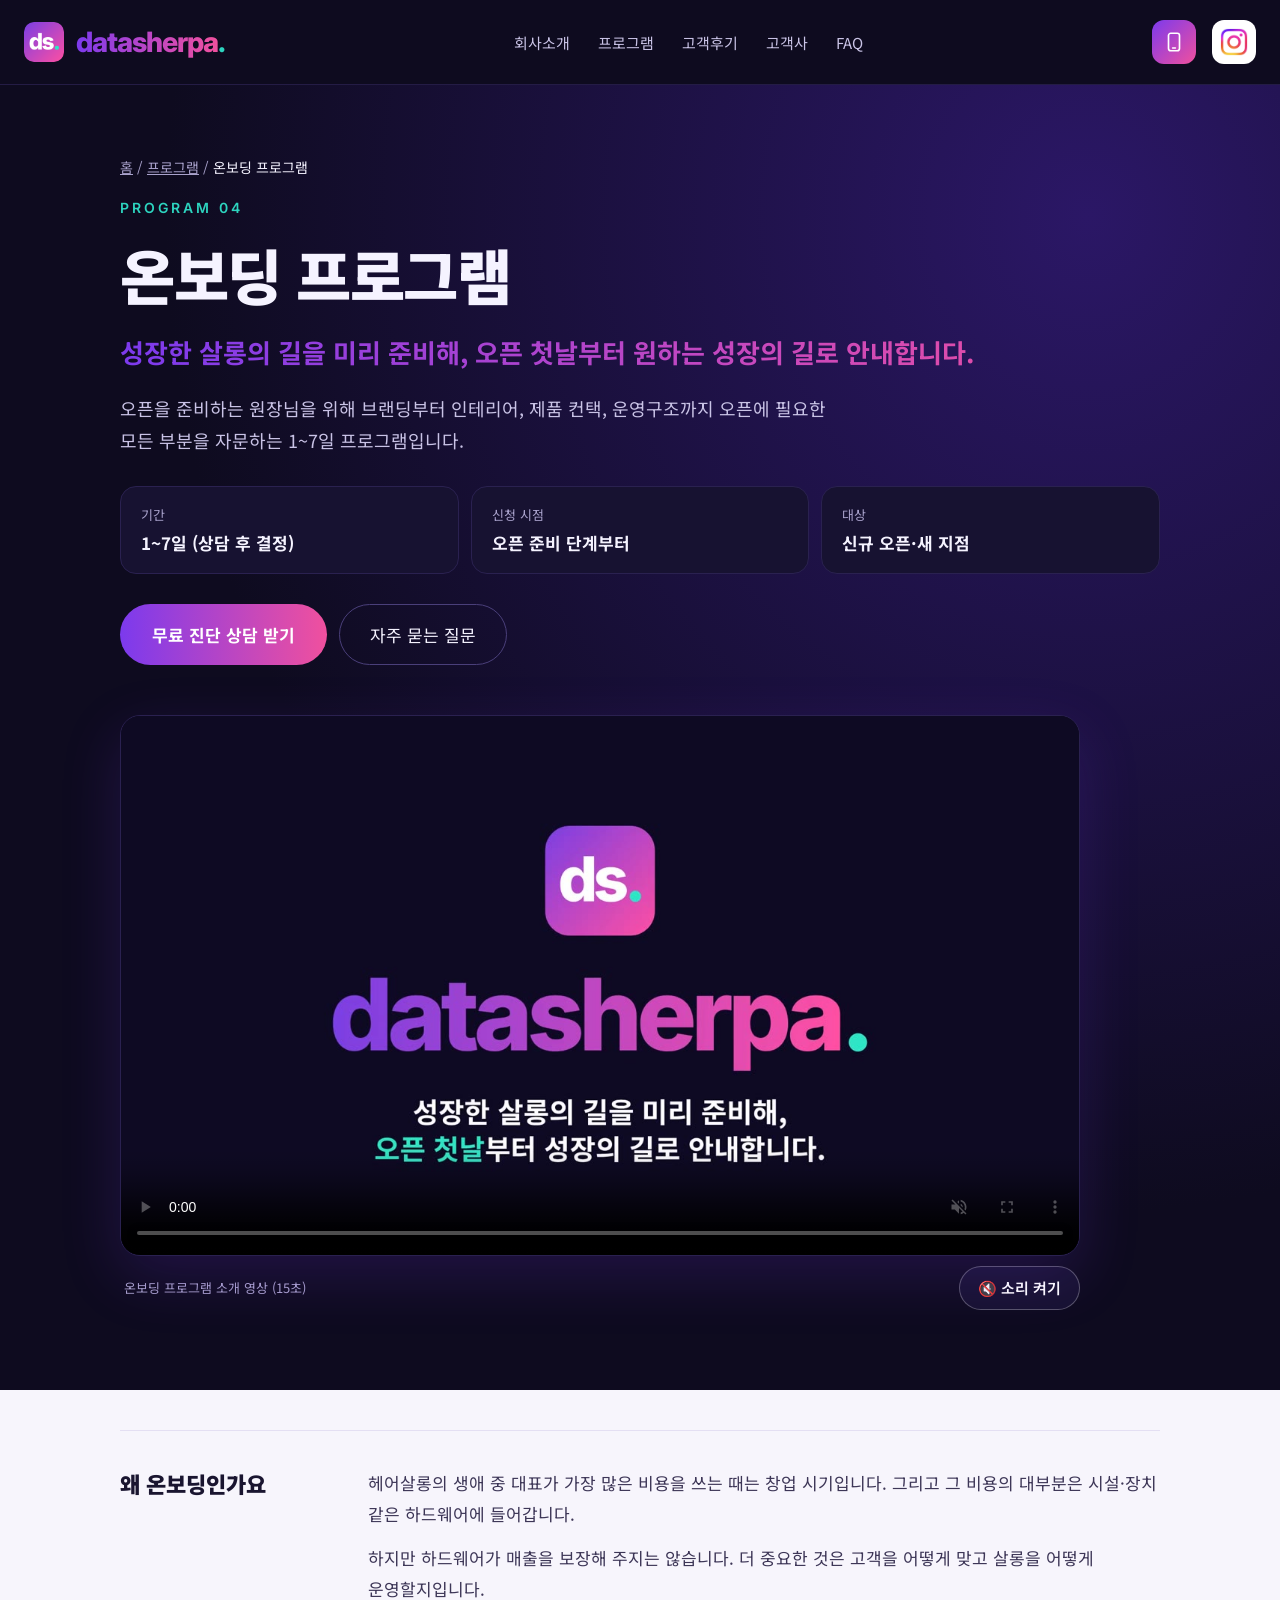
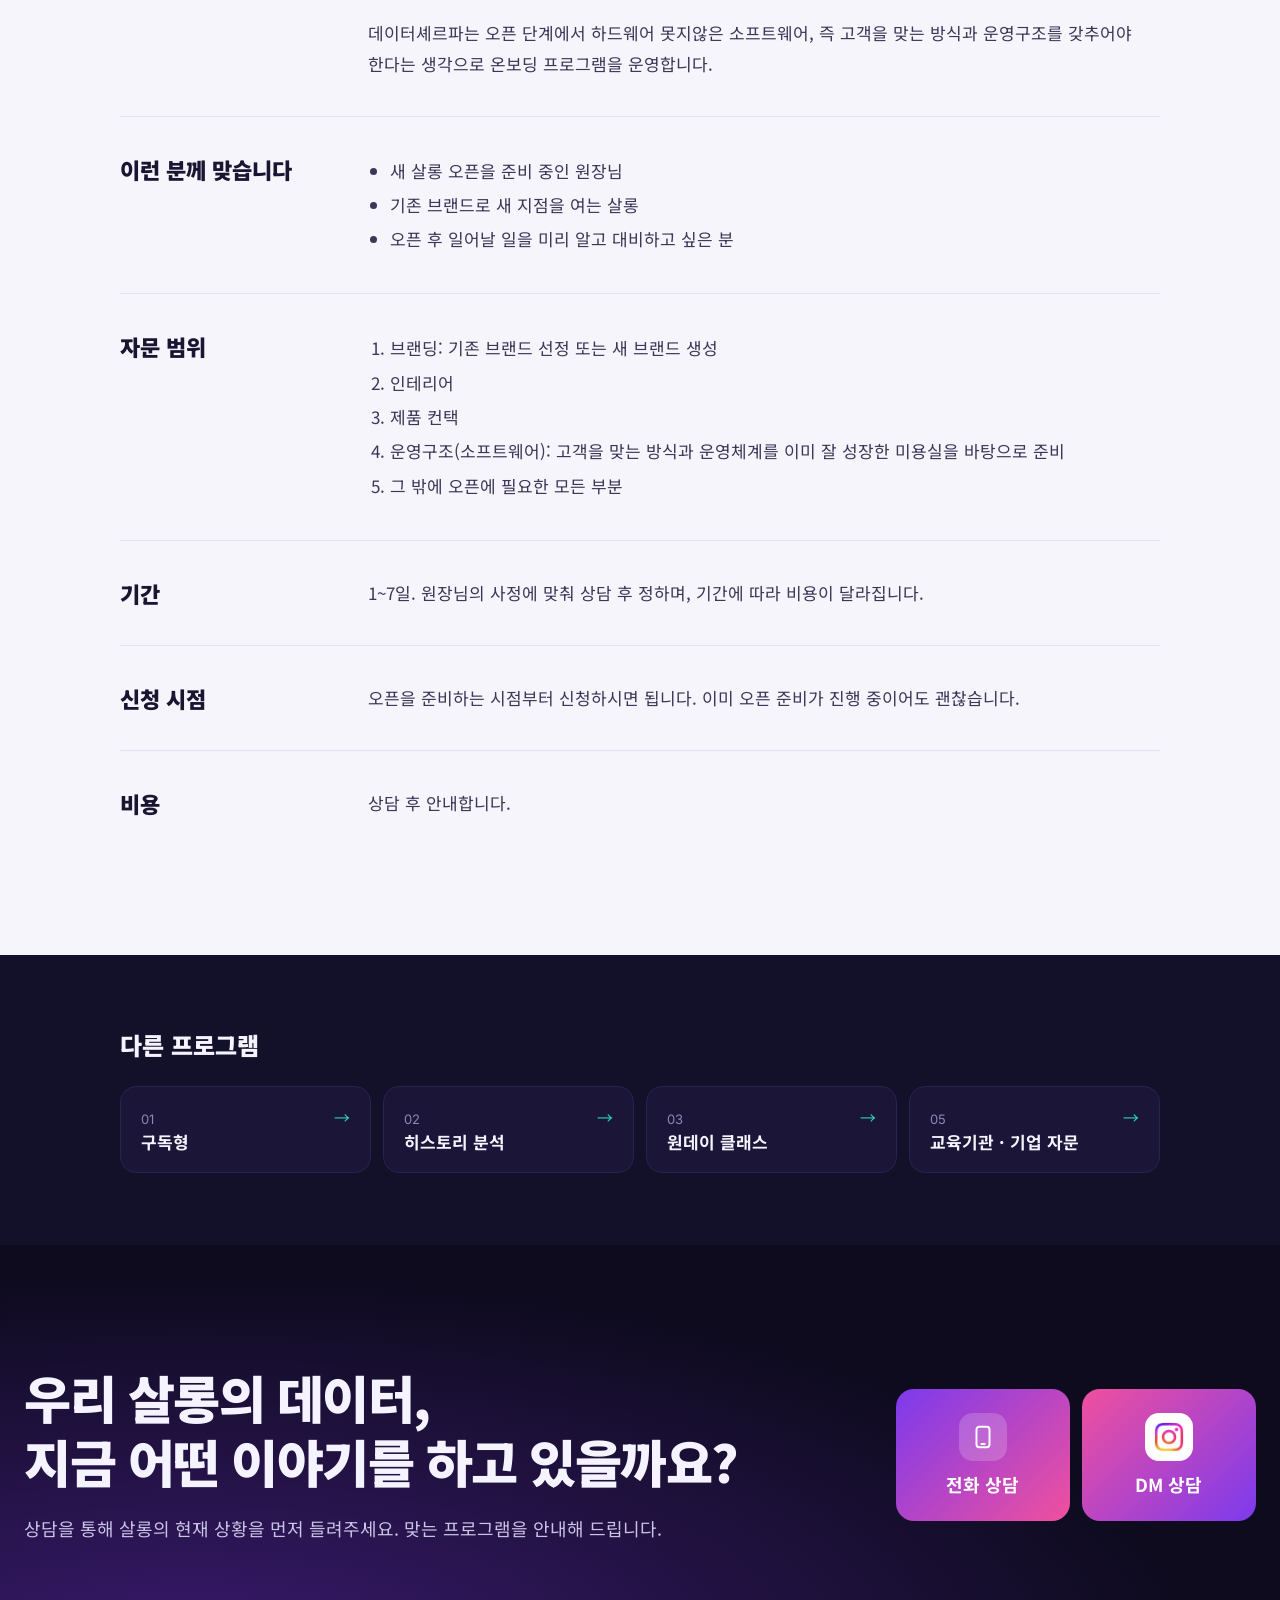
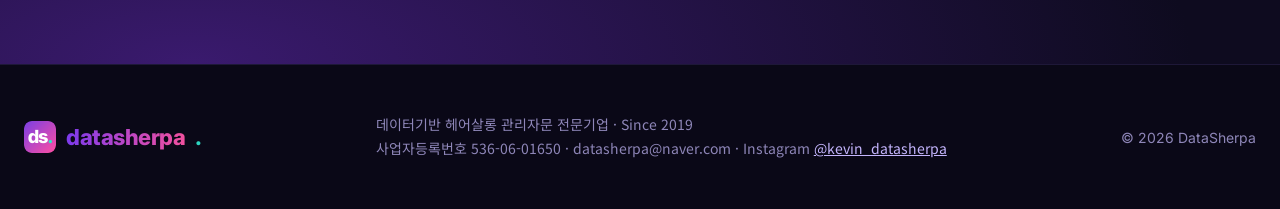
<file: onboarding.html>
<!doctype html>
<html lang="ko">
<head>
<meta charset="utf-8">
<meta name="viewport" content="width=device-width, initial-scale=1">
<title>미용실 오픈 컨설팅·창업 자문 | 데이터셰르파</title>
<meta name="description" content="브랜딩부터 인테리어·제품 컨택까지, 잘 성장한 미용실의 운영체계로 오픈을 준비하는 1~7일 온보딩 프로그램.">
<meta property="og:title" content="온보딩 프로그램 | 데이터셰르파">
<meta property="og:description" content="성장한 살롱의 길을 미리 준비해, 오픈 첫날부터 원하는 성장의 길로 안내합니다.">
<meta property="og:image" content="https://www.datasherpa.co.kr/ceo.jpg">
<meta property="og:url" content="https://www.datasherpa.co.kr/onboarding">
<meta property="og:type" content="website">
<meta property="og:site_name" content="데이터셰르파 DataSherpa">
<meta property="og:locale" content="ko_KR">
<link rel="canonical" href="https://www.datasherpa.co.kr/onboarding">
<link rel="icon" type="image/png" href="/favicon.png">
<link rel="preconnect" href="https://fonts.googleapis.com">
<link href="https://fonts.googleapis.com/css2?family=Inter:wght@400;600;800&amp;family=Noto+Sans+KR:wght@400;500;700;900&amp;display=swap" rel="stylesheet">
<style>
body{margin:0;background:#0E0B1F}
a{color:#C4B5FD}a:hover{color:#FFFFFF}
.wm{background:linear-gradient(90deg,#7C3AED 0%,#C147C2 55%,#F0509E 100%);-webkit-background-clip:text;background-clip:text;color:transparent}
</style>
<style>html{scroll-behavior:smooth}img{max-width:100%}</style>
<link rel="stylesheet" href="/pv.css">
<style>
.pg ul,.pg ol{margin:0;padding:0 0 0 22px;line-height:1.9}
.pg li{margin:2px 0}
.pg p{margin:0 0 12px;line-height:1.85}
.pg p:last-child{margin-bottom:0}
.pg .note{margin-top:14px;font-size:15px;color:#6D28D9;font-weight:600}
.pg blockquote{margin:0 0 14px;padding:20px 24px;background:#FFFFFF;border:1px solid #E4DFF3;border-radius:16px;font-size:17px;line-height:1.8}
.pg cite{display:block;margin-top:10px;font-style:normal;font-family:Inter,sans-serif;font-size:14px;font-weight:700;color:#6D28D9}
</style>
<script type="application/ld+json">
{"@context": "https://schema.org", "@type": "Service", "name": "온보딩 프로그램", "description": "오픈을 준비하는 원장님을 위해 브랜딩부터 인테리어, 제품 컨택, 운영구조까지 오픈에 필요한 모든 부분을 자문하는 1~7일 프로그램입니다.", "url": "https://www.datasherpa.co.kr/onboarding", "areaServed": "대한민국", "provider": {"@type": "ProfessionalService", "@id": "https://www.datasherpa.co.kr/#organization", "name": "데이터셰르파"}}
</script>
<script type="application/ld+json">
{"@context": "https://schema.org", "@type": "BreadcrumbList", "itemListElement": [{"@type": "ListItem", "position": 1, "name": "홈", "item": "https://www.datasherpa.co.kr/"}, {"@type": "ListItem", "position": 2, "name": "프로그램", "item": "https://www.datasherpa.co.kr/#programs"}, {"@type": "ListItem", "position": 3, "name": "온보딩 프로그램", "item": "https://www.datasherpa.co.kr/onboarding"}]}
</script>
<script type="application/ld+json">
{"@context": "https://schema.org", "@type": "VideoObject", "name": "온보딩 프로그램 소개 영상", "description": "데이터셰르파 온보딩 프로그램 프로그램을 15초로 소개하는 영상입니다.", "thumbnailUrl": "https://www.datasherpa.co.kr/videos/onboarding.jpg", "contentUrl": "https://www.datasherpa.co.kr/videos/onboarding.mp4", "uploadDate": "2026-11-11", "duration": "PT15S"}
</script>
<!-- Google Analytics 4 -->
<script async src="https://www.googletagmanager.com/gtag/js?id=G-FYFXJC6GLL"></script>
<script>
window.dataLayer=window.dataLayer||[];
function gtag(){dataLayer.push(arguments);}
gtag('js',new Date());
gtag('config','G-FYFXJC6GLL');
</script>
<!-- Microsoft Clarity -->
<script type="text/javascript">
    (function(c,l,a,r,i,t,y){
        c[a]=c[a]||function(){(c[a].q=c[a].q||[]).push(arguments)};
        t=l.createElement(r);t.async=1;t.src="https://www.clarity.ms/tag/"+i;
        y=l.getElementsByTagName(r)[0];y.parentNode.insertBefore(t,y);
    })(window, document, "clarity", "script", "zad6wtn9pc");
</script>
</head>
<body>
<div style="font-family: 'Noto Sans KR', 'Inter', sans-serif; color: #F5F3FF; background: #0E0B1F; width: 100%; word-break: keep-all">

<!-- NAV -->
<header style="border-bottom: 1px solid #241C45; background: #0E0B1F">
<div style="max-width: 1240px; margin: 0 auto; padding: 20px 24px; display: flex; flex-wrap: wrap; align-items: center; justify-content: space-between; gap: 16px">
<a href="/" style="text-decoration: none; font-family: Inter, sans-serif; font-weight: 800; font-size: 28px; letter-spacing: -1px; line-height: 1; display: inline-flex; align-items: center; gap: 12px"><img src="/logo-icon.png" alt="" width="40" height="40" style="width: 40px; height: 40px; border-radius: 10px; display: block"><span><span class="wm">datasherpa</span><span style="color: #2DD4BF">.</span></span></a>
<nav aria-label="주요 메뉴" style="display: flex; flex-wrap: wrap; gap: 28px; font-size: 15px">
<a href="/#about" style="text-decoration: none; color: #C9C3E6">회사소개</a>
<a href="/#programs" style="text-decoration: none; color: #C9C3E6">프로그램</a>
<a href="/#reviews" style="text-decoration: none; color: #C9C3E6">고객후기</a>
<a href="/#clients" style="text-decoration: none; color: #C9C3E6">고객사</a>
<a href="/#faq" style="text-decoration: none; color: #C9C3E6">FAQ</a>
</nav>
<div style="display: flex; flex-wrap: wrap; align-items: center; gap: 16px">
<a href="tel:01071126118" aria-label="전화 상담" title="전화 상담" style="width: 44px; height: 44px; border-radius: 12px; background: linear-gradient(135deg,#7C3AED,#F0509E); display: inline-flex; align-items: center; justify-content: center"><svg aria-hidden="true" width="22" height="22" viewBox="0 0 24 24" fill="none" stroke="#FFFFFF" stroke-width="1.8" stroke-linecap="round" stroke-linejoin="round"><rect x="6" y="2.5" width="12" height="19" rx="2.5"></rect><path d="M10.5 18.5h3"></path></svg></a>
<a href="https://ig.me/m/kevin_datasherpa" aria-label="인스타그램 DM 상담" title="인스타그램 DM 상담" style="width: 44px; height: 44px; border-radius: 12px; background: #FFFFFF; display: inline-flex; align-items: center; justify-content: center"><img src="/instagram.png" alt="" width="28" height="28" style="width: 28px; height: 28px; display: block"></a>
</div>
</div>
</header>


<!-- PROGRAM HERO -->
<section style="background: radial-gradient(ellipse at 85% 10%, #2B1766 0%, #0E0B1F 60%)">
<div style="max-width: 1040px; margin: 0 auto; padding: 72px 24px 80px; display: flex; flex-direction: column; gap: 22px">
<nav aria-label="현재 위치" style="font-size: 14px; color: #A9A2CC"><a href="/" style="color: #A9A2CC">홈</a> / <a href="/#programs" style="color: #A9A2CC">프로그램</a> / <span style="color: #F5F3FF">온보딩 프로그램</span></nav>
<p style="margin: 0; font-family: Inter, sans-serif; font-size: 14px; letter-spacing: 3px; font-weight: 600; color: #2DD4BF">PROGRAM 04</p>
<h1 style="margin: 0; font-size: clamp(36px, 5vw, 60px); line-height: 1.2; font-weight: 900; letter-spacing: -1.5px">온보딩 프로그램</h1>
<p style="margin: 0; font-size: clamp(20px, 2.2vw, 26px); line-height: 1.5; font-weight: 700" class="wm">성장한 살롱의 길을 미리 준비해, 오픈 첫날부터 원하는 성장의 길로 안내합니다.</p>
<p style="margin: 0; font-size: 18px; line-height: 1.75; color: #C9C3E6; max-width: 720px">오픈을 준비하는 원장님을 위해 브랜딩부터 인테리어, 제품 컨택, 운영구조까지 오픈에 필요한 모든 부분을 자문하는 1~7일 프로그램입니다.</p>
<div style="display: grid; grid-template-columns: repeat(auto-fit, minmax(200px, 1fr)); gap: 12px; padding-top: 8px">
<div style="background: #171231; border: 1px solid #2A2150; border-radius: 16px; padding: 18px 20px"><div style="font-size: 13px; color: #A9A2CC">기간</div><div style="font-size: 17px; font-weight: 700; margin-top: 6px">1~7일 (상담 후 결정)</div></div>
<div style="background: #171231; border: 1px solid #2A2150; border-radius: 16px; padding: 18px 20px"><div style="font-size: 13px; color: #A9A2CC">신청 시점</div><div style="font-size: 17px; font-weight: 700; margin-top: 6px">오픈 준비 단계부터</div></div>
<div style="background: #171231; border: 1px solid #2A2150; border-radius: 16px; padding: 18px 20px"><div style="font-size: 13px; color: #A9A2CC">대상</div><div style="font-size: 17px; font-weight: 700; margin-top: 6px">신규 오픈·새 지점</div></div>
</div>
<div style="display: flex; flex-wrap: wrap; gap: 12px; padding-top: 8px">
<a href="#contact" style="text-decoration: none; background: linear-gradient(90deg,#7C3AED,#F0509E); color: #FFFFFF; font-weight: 700; font-size: 17px; padding: 18px 32px; border-radius: 999px; min-height: 44px; box-sizing: border-box">무료 진단 상담 받기</a>
<a href="/#faq" style="text-decoration: none; border: 1px solid #4A3F7A; color: #F5F3FF; font-size: 17px; padding: 17px 30px; border-radius: 999px; min-height: 44px; box-sizing: border-box">자주 묻는 질문</a>
</div>
<div class="pv">
<div class="pv-box"><video data-name="onboarding" autoplay muted loop playsinline preload="auto" poster="/videos/onboarding.jpg" aria-label="온보딩 프로그램 소개 영상"><source src="/videos/onboarding.mp4" type="video/mp4"></video></div>
<div class="pv-row"><p class="pv-cap">온보딩 프로그램 소개 영상 (15초)</p><button type="button" class="pv-btn" aria-label="영상 소리 켜기 또는 끄기">🔇 소리 켜기</button></div>
</div>
</div>
</section>

<!-- PROGRAM DETAIL -->
<section class="pg" style="background: #F7F5FC; color: #1A1530">
<div style="max-width: 1040px; margin: 0 auto; padding: 40px 24px 100px">
<div style="display: flex; flex-wrap: wrap; gap: 16px 48px; padding: 36px 0; border-top: 1px solid #E4DFF3">
<h2 style="flex: 1 1 200px; margin: 0; font-size: 22px; font-weight: 900">왜 온보딩인가요</h2>
<div style="flex: 999 1 480px; min-width: 0; font-size: 17px; color: #3D3657"><p>헤어살롱의 생애 중 대표가 가장 많은 비용을 쓰는 때는 창업 시기입니다. 그리고 그 비용의 대부분은 시설·장치 같은 하드웨어에 들어갑니다.</p><p>하지만 하드웨어가 매출을 보장해 주지는 않습니다. 더 중요한 것은 고객을 어떻게 맞고 살롱을 어떻게 운영할지입니다.</p><p>데이터셰르파는 오픈 단계에서 하드웨어 못지않은 소프트웨어, 즉 고객을 맞는 방식과 운영구조를 갖추어야 한다는 생각으로 온보딩 프로그램을 운영합니다.</p></div>
</div>
<div style="display: flex; flex-wrap: wrap; gap: 16px 48px; padding: 36px 0; border-top: 1px solid #E4DFF3">
<h2 style="flex: 1 1 200px; margin: 0; font-size: 22px; font-weight: 900">이런 분께 맞습니다</h2>
<div style="flex: 999 1 480px; min-width: 0; font-size: 17px; color: #3D3657"><ul><li>새 살롱 오픈을 준비 중인 원장님</li><li>기존 브랜드로 새 지점을 여는 살롱</li><li>오픈 후 일어날 일을 미리 알고 대비하고 싶은 분</li></ul></div>
</div>
<div style="display: flex; flex-wrap: wrap; gap: 16px 48px; padding: 36px 0; border-top: 1px solid #E4DFF3">
<h2 style="flex: 1 1 200px; margin: 0; font-size: 22px; font-weight: 900">자문 범위</h2>
<div style="flex: 999 1 480px; min-width: 0; font-size: 17px; color: #3D3657"><ol><li>브랜딩: 기존 브랜드 선정 또는 새 브랜드 생성</li><li>인테리어</li><li>제품 컨택</li><li>운영구조(소프트웨어): 고객을 맞는 방식과 운영체계를 이미 잘 성장한 미용실을 바탕으로 준비</li><li>그 밖에 오픈에 필요한 모든 부분</li></ol></div>
</div>
<div style="display: flex; flex-wrap: wrap; gap: 16px 48px; padding: 36px 0; border-top: 1px solid #E4DFF3">
<h2 style="flex: 1 1 200px; margin: 0; font-size: 22px; font-weight: 900">기간</h2>
<div style="flex: 999 1 480px; min-width: 0; font-size: 17px; color: #3D3657"><p>1~7일. 원장님의 사정에 맞춰 상담 후 정하며, 기간에 따라 비용이 달라집니다.</p></div>
</div>
<div style="display: flex; flex-wrap: wrap; gap: 16px 48px; padding: 36px 0; border-top: 1px solid #E4DFF3">
<h2 style="flex: 1 1 200px; margin: 0; font-size: 22px; font-weight: 900">신청 시점</h2>
<div style="flex: 999 1 480px; min-width: 0; font-size: 17px; color: #3D3657"><p>오픈을 준비하는 시점부터 신청하시면 됩니다. 이미 오픈 준비가 진행 중이어도 괜찮습니다.</p></div>
</div>
<div style="display: flex; flex-wrap: wrap; gap: 16px 48px; padding: 36px 0; border-top: 1px solid #E4DFF3">
<h2 style="flex: 1 1 200px; margin: 0; font-size: 22px; font-weight: 900">비용</h2>
<div style="flex: 999 1 480px; min-width: 0; font-size: 17px; color: #3D3657"><p>상담 후 안내합니다.</p></div>
</div>
</div>
</section>

<!-- OTHER PROGRAMS -->
<section style="background: #13102A">
<div style="max-width: 1040px; margin: 0 auto; padding: 72px 24px">
<h2 style="margin: 0 0 24px; font-size: 24px; font-weight: 900">다른 프로그램</h2>
<div style="display: grid; grid-template-columns: repeat(auto-fit, minmax(220px, 1fr)); gap: 12px">
<a href="/subscription" style="text-decoration: none; color: #F5F3FF; background: #1B1638; border: 1px solid #2A2150; border-radius: 16px; padding: 18px 20px; min-height: 44px; display: flex; justify-content: space-between; gap: 12px"><span><span style="font-family: Inter, sans-serif; color: #8E86B8; font-size: 13px">01</span><br><strong style="font-size: 17px">구독형</strong></span><span style="color: #2DD4BF">→</span></a>
<a href="/history-analysis" style="text-decoration: none; color: #F5F3FF; background: #1B1638; border: 1px solid #2A2150; border-radius: 16px; padding: 18px 20px; min-height: 44px; display: flex; justify-content: space-between; gap: 12px"><span><span style="font-family: Inter, sans-serif; color: #8E86B8; font-size: 13px">02</span><br><strong style="font-size: 17px">히스토리 분석</strong></span><span style="color: #2DD4BF">→</span></a>
<a href="/oneday-class" style="text-decoration: none; color: #F5F3FF; background: #1B1638; border: 1px solid #2A2150; border-radius: 16px; padding: 18px 20px; min-height: 44px; display: flex; justify-content: space-between; gap: 12px"><span><span style="font-family: Inter, sans-serif; color: #8E86B8; font-size: 13px">03</span><br><strong style="font-size: 17px">원데이 클래스</strong></span><span style="color: #2DD4BF">→</span></a>
<a href="/advisory" style="text-decoration: none; color: #F5F3FF; background: #1B1638; border: 1px solid #2A2150; border-radius: 16px; padding: 18px 20px; min-height: 44px; display: flex; justify-content: space-between; gap: 12px"><span><span style="font-family: Inter, sans-serif; color: #8E86B8; font-size: 13px">05</span><br><strong style="font-size: 17px">교육기관 · 기업 자문</strong></span><span style="color: #2DD4BF">→</span></a>
</div>
</div>
</section>

<!-- CONTACT CTA -->
<section id="contact" style="background: radial-gradient(ellipse at 15% 100%, #3A1A6E 0%, #0E0B1F 65%)">
<div style="max-width: 1240px; margin: 0 auto; padding: 120px 24px; display: flex; flex-wrap: wrap; gap: 48px; align-items: center; justify-content: space-between">
<div style="flex: 999 1 560px; min-width: 0">
<h2 style="margin: 0 0 20px; font-size: clamp(34px, 4vw, 56px); line-height: 1.25; font-weight: 900; letter-spacing: -1.5px">우리 살롱의 데이터,<br>지금 어떤 이야기를 하고 있을까요?</h2>
<p style="margin: 0; font-size: 18px; line-height: 1.75; color: #C9C3E6">상담을 통해 살롱의 현재 상황을 먼저 들려주세요. 맞는 프로그램을 안내해 드립니다.</p>
</div>
<div style="flex: 1 1 360px; min-width: 0; display: grid; grid-template-columns: repeat(2, minmax(0, 1fr)); gap: 12px">
<a href="tel:01071126118" aria-label="전화 상담" style="text-decoration: none; background: linear-gradient(135deg,#7C3AED,#F0509E); color: #FFFFFF; padding: 24px 20px; border-radius: 18px; display: flex; flex-direction: column; align-items: center; gap: 10px; min-height: 44px">
<span style="width: 48px; height: 48px; display: flex; align-items: center; justify-content: center; border-radius: 14px; background: rgba(255, 255, 255, 0.18)"><svg aria-hidden="true" width="26" height="26" viewBox="0 0 24 24" fill="none" stroke="#FFFFFF" stroke-width="1.8" stroke-linecap="round" stroke-linejoin="round"><rect x="6" y="2.5" width="12" height="19" rx="2.5"></rect><path d="M10.5 18.5h3"></path></svg></span>
<span style="font-size: 18px; font-weight: 700">전화 상담</span>
</a>
<a href="https://ig.me/m/kevin_datasherpa" aria-label="인스타그램 DM 상담" style="text-decoration: none; background: linear-gradient(135deg,#F0509E,#7C3AED); color: #FFFFFF; padding: 24px 20px; border-radius: 18px; display: flex; flex-direction: column; align-items: center; gap: 10px; min-height: 44px">
<span style="width: 48px; height: 48px; display: flex; align-items: center; justify-content: center; border-radius: 14px; background: #FFFFFF"><img src="/instagram.png" alt="" width="30" height="30" style="width: 30px; height: 30px; display: block"></span>
<span style="font-size: 18px; font-weight: 700">DM 상담</span>
</a>
</div>
</div>
</section>

<!-- FOOTER -->
<footer style="background: #0A0817; border-top: 1px solid #1E1838">
<div style="max-width: 1240px; margin: 0 auto; padding: 48px 24px; display: flex; flex-wrap: wrap; gap: 24px; justify-content: space-between; align-items: center; font-size: 14px; color: #8E86B8">
<div style="font-family: Inter, sans-serif; font-weight: 800; font-size: 22px; letter-spacing: -0.5px; display: flex; align-items: center; gap: 10px"><img src="/logo-icon.png" alt="" width="32" height="32" style="width: 32px; height: 32px; border-radius: 8px; display: block"><span class="wm">datasherpa</span><span style="color: #2DD4BF">.</span></div>
<p style="margin: 0; line-height: 1.7">데이터기반 헤어살롱 관리자문 전문기업 · Since 2019<br>사업자등록번호 536-06-01650 · datasherpa@naver.com · Instagram <a href="https://www.instagram.com/kevin_datasherpa" style="color: #C4B5FD">@kevin_datasherpa</a></p>
<p style="margin: 0; font-family: Inter, sans-serif">© 2026 DataSherpa</p>
</div>
</footer>

</div>
<script>
/* GA4 상담 클릭 측정: 전화·DM·상담 버튼을 누른 횟수를 위치별로 기록 */
(function(){
  function send(method,a){
    if(typeof gtag!=='function') return;
    var where=a.closest('header')?'header':(a.closest('#contact')?'contact':'hero');
    gtag('event','generate_lead',{method:method,button_location:where,transport_type:'beacon'});
    gtag('event','contact_click',{method:method,button_location:where,transport_type:'beacon'});
  }
  document.querySelectorAll('a[href^="tel:"]').forEach(function(a){a.addEventListener('click',function(){send('phone',a);});});
  document.querySelectorAll('a[href^="https://ig.me/m/"]').forEach(function(a){a.addEventListener('click',function(){send('instagram_dm',a);});});
  document.querySelectorAll('a[href="#contact"]').forEach(function(a){a.addEventListener('click',function(){
    if(typeof gtag==='function') gtag('event','cta_click',{button_location:a.closest('header')?'header':'hero'});
  });});
})();
</script>
<script>
/* 상담 버튼: 카카오톡·네이버 등 앱 안 브라우저에서도 전화/인스타그램 앱이 열리도록 처리 */
(function(){
  var ua=navigator.userAgent||'';
  var isAndroid=/Android/i.test(ua);
  var IG_USER='kevin_datasherpa';
  var IG_DM='https://ig.me/m/'+IG_USER;
  var IG_WEB='https://www.instagram.com/'+IG_USER+'/';
  var TEL='01071126118';
  document.querySelectorAll('a[href^="https://ig.me/m/"]').forEach(function(a){
    a.addEventListener('click',function(e){
      if(isAndroid){
        e.preventDefault();
        // 안드로이드: 인스타그램 앱으로 DM 링크를 강제로 열고, 앱이 없으면 웹 프로필로 이동
        window.location.href='intent://ig.me/m/'+IG_USER+'#Intent;scheme=https;package=com.instagram.android;S.browser_fallback_url='+encodeURIComponent(IG_WEB)+';end';
      }
    });
  });
  document.querySelectorAll('a[href^="tel:"]').forEach(function(a){
    a.removeAttribute('target');
    a.addEventListener('click',function(e){
      if(isAndroid){
        e.preventDefault();
        // 안드로이드: 전화 앱(다이얼)을 직접 호출
        window.location.href='intent:'+TEL+'#Intent;scheme=tel;action=android.intent.action.DIAL;end';
        setTimeout(function(){ if(!document.hidden){ window.location.href='tel:'+TEL; } },800);
      }
    });
  });
})();
</script>
<script src="/pv.js" defer></script>
</body>
</html>
</file>
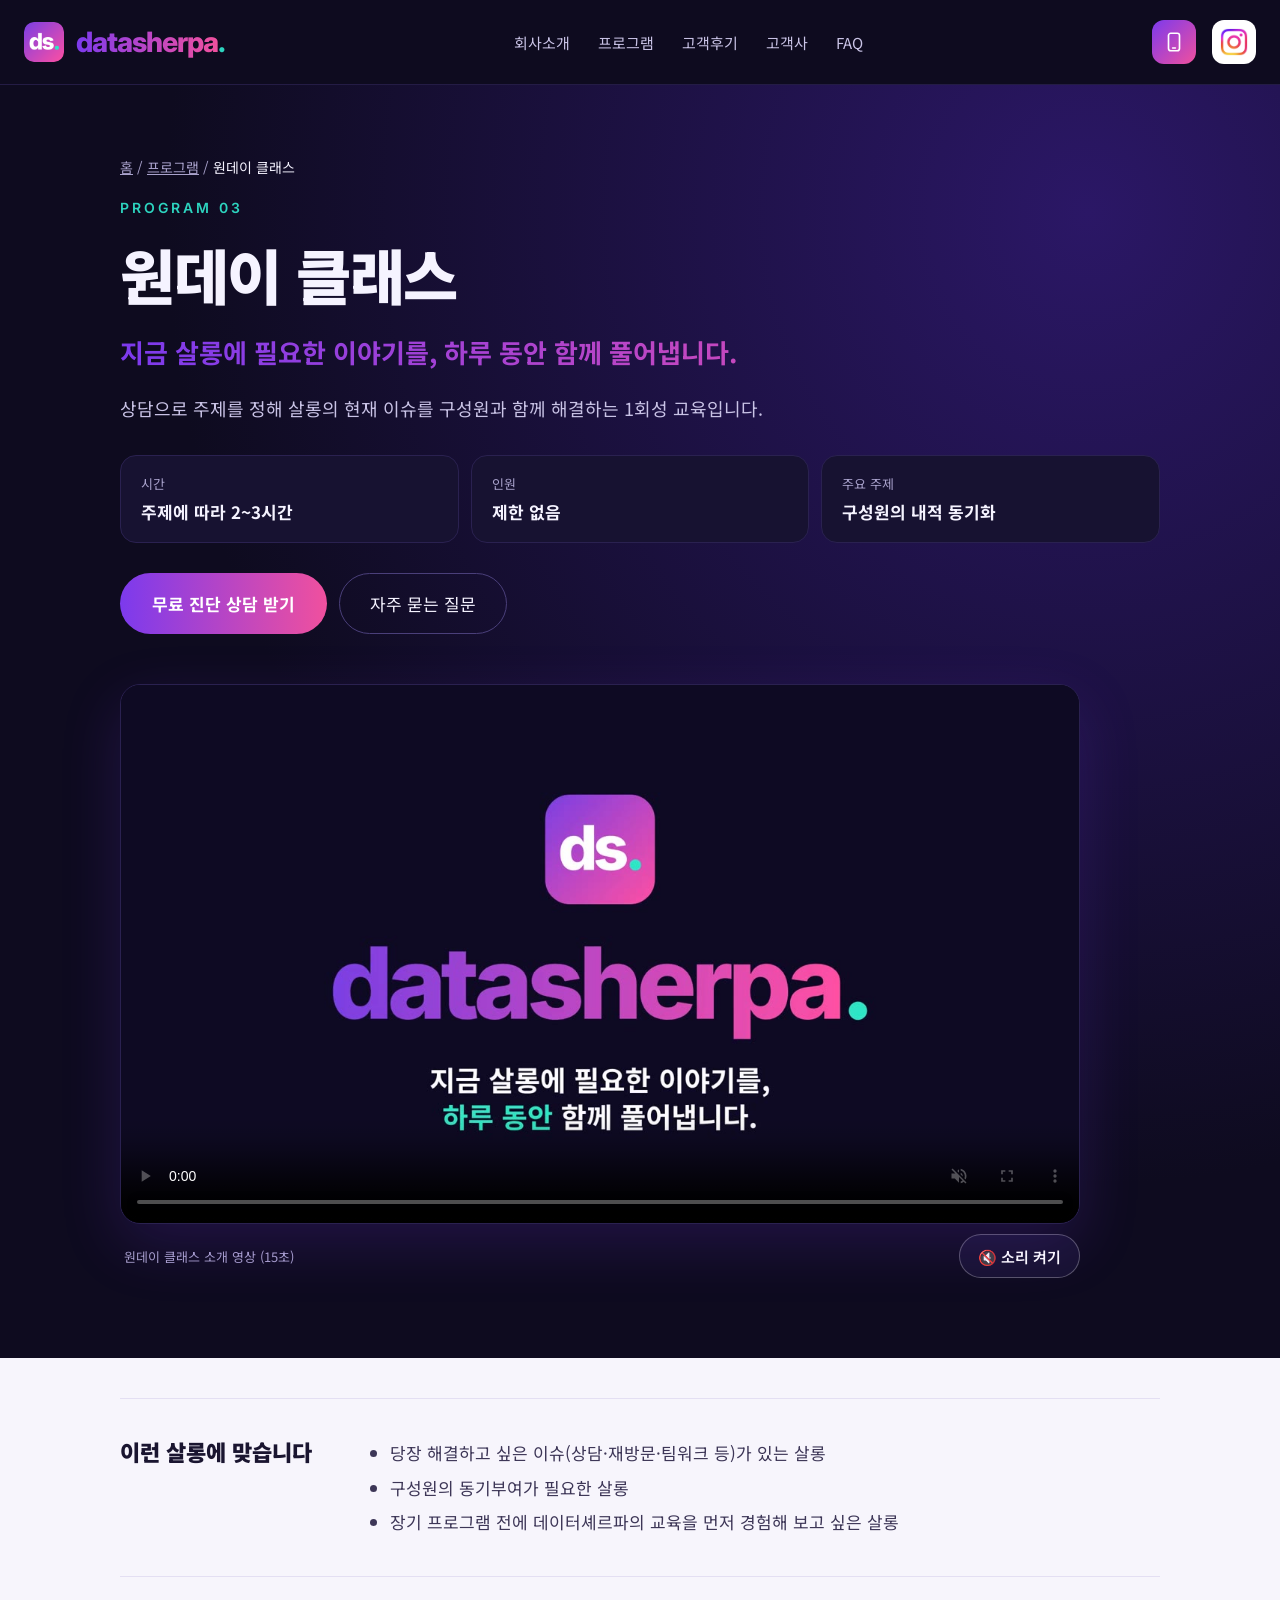
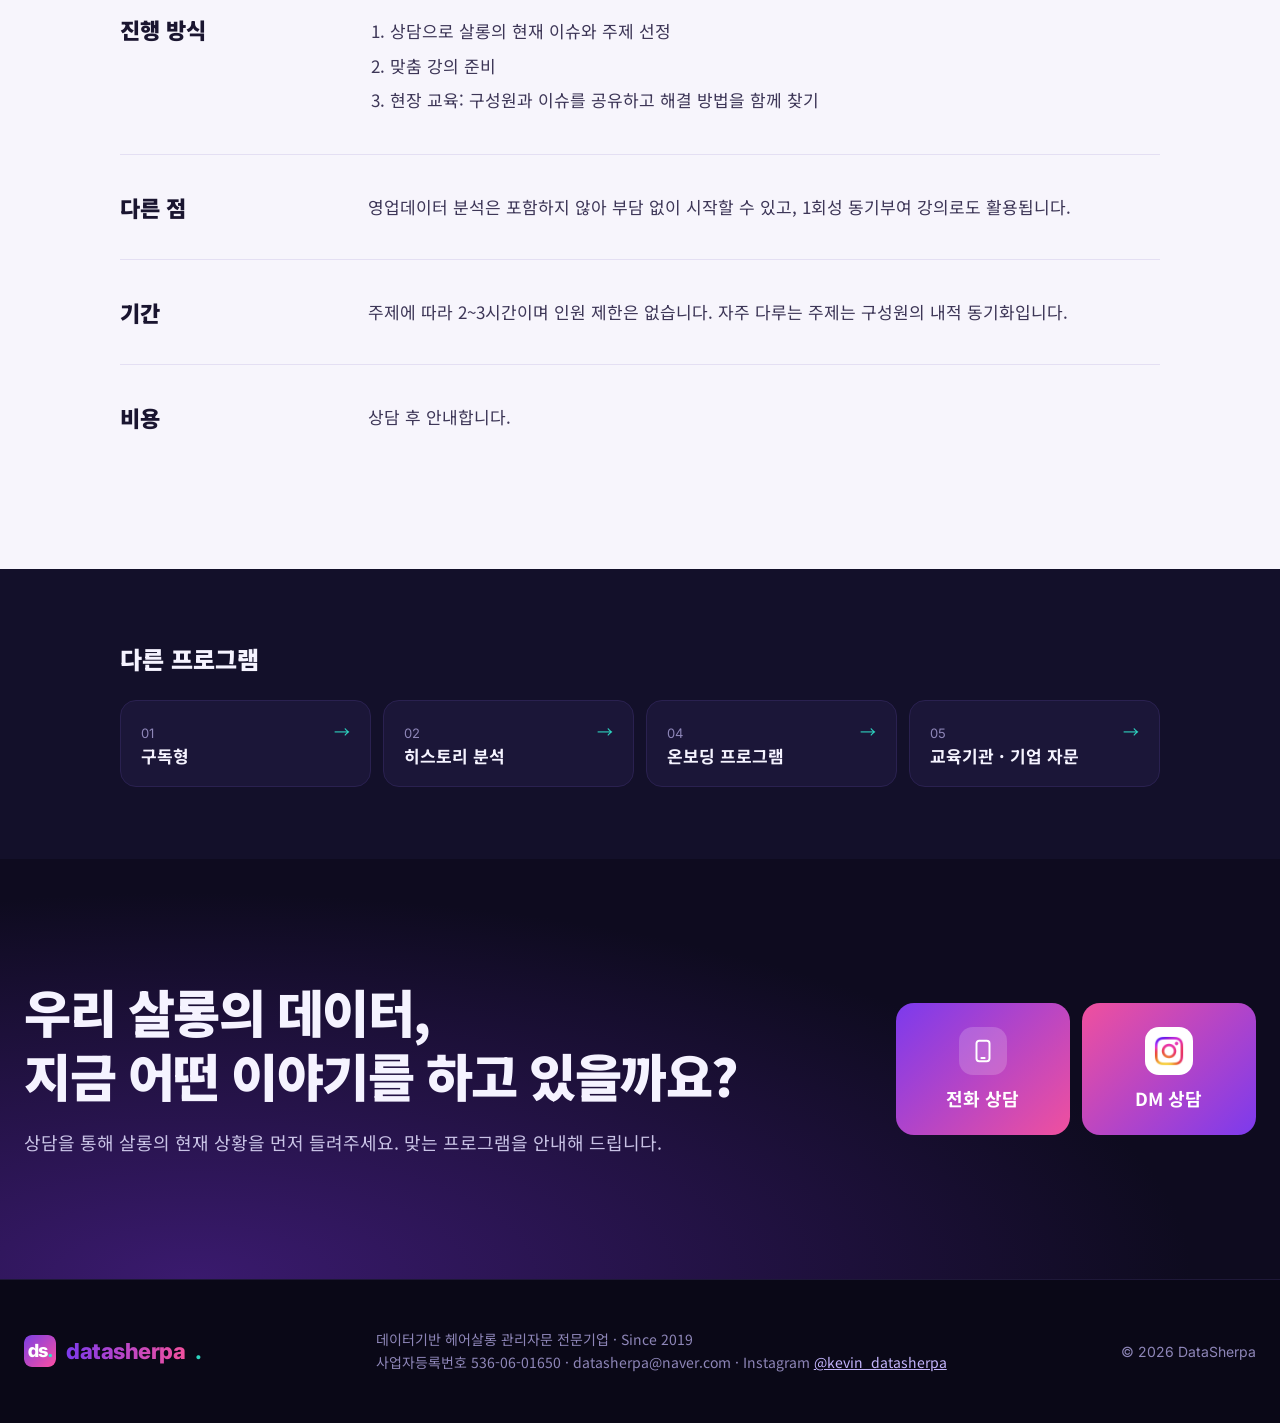
<file: oneday-class.html>
<!doctype html>
<html lang="ko">
<head>
<meta charset="utf-8">
<meta name="viewport" content="width=device-width, initial-scale=1">
<title>헤어살롱 원데이 클래스·동기부여 교육 | 데이터셰르파</title>
<meta name="description" content="상담으로 주제를 정해 살롱의 현재 이슈를 구성원과 함께 해결하는 1회성 헤어살롱 교육.">
<meta property="og:title" content="원데이 클래스 | 데이터셰르파">
<meta property="og:description" content="지금 살롱에 필요한 이야기를, 하루 동안 함께 풀어냅니다.">
<meta property="og:image" content="https://www.datasherpa.co.kr/ceo.jpg">
<meta property="og:url" content="https://www.datasherpa.co.kr/oneday-class">
<meta property="og:type" content="website">
<meta property="og:site_name" content="데이터셰르파 DataSherpa">
<meta property="og:locale" content="ko_KR">
<link rel="canonical" href="https://www.datasherpa.co.kr/oneday-class">
<link rel="icon" type="image/png" href="/favicon.png">
<link rel="preconnect" href="https://fonts.googleapis.com">
<link href="https://fonts.googleapis.com/css2?family=Inter:wght@400;600;800&amp;family=Noto+Sans+KR:wght@400;500;700;900&amp;display=swap" rel="stylesheet">
<style>
body{margin:0;background:#0E0B1F}
a{color:#C4B5FD}a:hover{color:#FFFFFF}
.wm{background:linear-gradient(90deg,#7C3AED 0%,#C147C2 55%,#F0509E 100%);-webkit-background-clip:text;background-clip:text;color:transparent}
</style>
<style>html{scroll-behavior:smooth}img{max-width:100%}</style>
<link rel="stylesheet" href="/pv.css">
<style>
.pg ul,.pg ol{margin:0;padding:0 0 0 22px;line-height:1.9}
.pg li{margin:2px 0}
.pg p{margin:0 0 12px;line-height:1.85}
.pg p:last-child{margin-bottom:0}
.pg .note{margin-top:14px;font-size:15px;color:#6D28D9;font-weight:600}
.pg blockquote{margin:0 0 14px;padding:20px 24px;background:#FFFFFF;border:1px solid #E4DFF3;border-radius:16px;font-size:17px;line-height:1.8}
.pg cite{display:block;margin-top:10px;font-style:normal;font-family:Inter,sans-serif;font-size:14px;font-weight:700;color:#6D28D9}
</style>
<script type="application/ld+json">
{"@context": "https://schema.org", "@type": "Service", "name": "원데이 클래스", "description": "상담으로 주제를 정해 살롱의 현재 이슈를 구성원과 함께 해결하는 1회성 교육입니다.", "url": "https://www.datasherpa.co.kr/oneday-class", "areaServed": "대한민국", "provider": {"@type": "ProfessionalService", "@id": "https://www.datasherpa.co.kr/#organization", "name": "데이터셰르파"}}
</script>
<script type="application/ld+json">
{"@context": "https://schema.org", "@type": "BreadcrumbList", "itemListElement": [{"@type": "ListItem", "position": 1, "name": "홈", "item": "https://www.datasherpa.co.kr/"}, {"@type": "ListItem", "position": 2, "name": "프로그램", "item": "https://www.datasherpa.co.kr/#programs"}, {"@type": "ListItem", "position": 3, "name": "원데이 클래스", "item": "https://www.datasherpa.co.kr/oneday-class"}]}
</script>
<script type="application/ld+json">
{"@context": "https://schema.org", "@type": "VideoObject", "name": "원데이 클래스 소개 영상", "description": "데이터셰르파 원데이 클래스 프로그램을 15초로 소개하는 영상입니다.", "thumbnailUrl": "https://www.datasherpa.co.kr/videos/oneday-class.jpg", "contentUrl": "https://www.datasherpa.co.kr/videos/oneday-class.mp4", "uploadDate": "2026-11-11", "duration": "PT15S"}
</script>
<!-- Google Analytics 4 -->
<script async src="https://www.googletagmanager.com/gtag/js?id=G-FYFXJC6GLL"></script>
<script>
window.dataLayer=window.dataLayer||[];
function gtag(){dataLayer.push(arguments);}
gtag('js',new Date());
gtag('config','G-FYFXJC6GLL');
</script>
<!-- Microsoft Clarity -->
<script type="text/javascript">
    (function(c,l,a,r,i,t,y){
        c[a]=c[a]||function(){(c[a].q=c[a].q||[]).push(arguments)};
        t=l.createElement(r);t.async=1;t.src="https://www.clarity.ms/tag/"+i;
        y=l.getElementsByTagName(r)[0];y.parentNode.insertBefore(t,y);
    })(window, document, "clarity", "script", "zad6wtn9pc");
</script>
</head>
<body>
<div style="font-family: 'Noto Sans KR', 'Inter', sans-serif; color: #F5F3FF; background: #0E0B1F; width: 100%; word-break: keep-all">

<!-- NAV -->
<header style="border-bottom: 1px solid #241C45; background: #0E0B1F">
<div style="max-width: 1240px; margin: 0 auto; padding: 20px 24px; display: flex; flex-wrap: wrap; align-items: center; justify-content: space-between; gap: 16px">
<a href="/" style="text-decoration: none; font-family: Inter, sans-serif; font-weight: 800; font-size: 28px; letter-spacing: -1px; line-height: 1; display: inline-flex; align-items: center; gap: 12px"><img src="/logo-icon.png" alt="" width="40" height="40" style="width: 40px; height: 40px; border-radius: 10px; display: block"><span><span class="wm">datasherpa</span><span style="color: #2DD4BF">.</span></span></a>
<nav aria-label="주요 메뉴" style="display: flex; flex-wrap: wrap; gap: 28px; font-size: 15px">
<a href="/#about" style="text-decoration: none; color: #C9C3E6">회사소개</a>
<a href="/#programs" style="text-decoration: none; color: #C9C3E6">프로그램</a>
<a href="/#reviews" style="text-decoration: none; color: #C9C3E6">고객후기</a>
<a href="/#clients" style="text-decoration: none; color: #C9C3E6">고객사</a>
<a href="/#faq" style="text-decoration: none; color: #C9C3E6">FAQ</a>
</nav>
<div style="display: flex; flex-wrap: wrap; align-items: center; gap: 16px">
<a href="tel:01071126118" aria-label="전화 상담" title="전화 상담" style="width: 44px; height: 44px; border-radius: 12px; background: linear-gradient(135deg,#7C3AED,#F0509E); display: inline-flex; align-items: center; justify-content: center"><svg aria-hidden="true" width="22" height="22" viewBox="0 0 24 24" fill="none" stroke="#FFFFFF" stroke-width="1.8" stroke-linecap="round" stroke-linejoin="round"><rect x="6" y="2.5" width="12" height="19" rx="2.5"></rect><path d="M10.5 18.5h3"></path></svg></a>
<a href="https://ig.me/m/kevin_datasherpa" aria-label="인스타그램 DM 상담" title="인스타그램 DM 상담" style="width: 44px; height: 44px; border-radius: 12px; background: #FFFFFF; display: inline-flex; align-items: center; justify-content: center"><img src="/instagram.png" alt="" width="28" height="28" style="width: 28px; height: 28px; display: block"></a>
</div>
</div>
</header>


<!-- PROGRAM HERO -->
<section style="background: radial-gradient(ellipse at 85% 10%, #2B1766 0%, #0E0B1F 60%)">
<div style="max-width: 1040px; margin: 0 auto; padding: 72px 24px 80px; display: flex; flex-direction: column; gap: 22px">
<nav aria-label="현재 위치" style="font-size: 14px; color: #A9A2CC"><a href="/" style="color: #A9A2CC">홈</a> / <a href="/#programs" style="color: #A9A2CC">프로그램</a> / <span style="color: #F5F3FF">원데이 클래스</span></nav>
<p style="margin: 0; font-family: Inter, sans-serif; font-size: 14px; letter-spacing: 3px; font-weight: 600; color: #2DD4BF">PROGRAM 03</p>
<h1 style="margin: 0; font-size: clamp(36px, 5vw, 60px); line-height: 1.2; font-weight: 900; letter-spacing: -1.5px">원데이 클래스</h1>
<p style="margin: 0; font-size: clamp(20px, 2.2vw, 26px); line-height: 1.5; font-weight: 700" class="wm">지금 살롱에 필요한 이야기를, 하루 동안 함께 풀어냅니다.</p>
<p style="margin: 0; font-size: 18px; line-height: 1.75; color: #C9C3E6; max-width: 720px">상담으로 주제를 정해 살롱의 현재 이슈를 구성원과 함께 해결하는 1회성 교육입니다.</p>
<div style="display: grid; grid-template-columns: repeat(auto-fit, minmax(200px, 1fr)); gap: 12px; padding-top: 8px">
<div style="background: #171231; border: 1px solid #2A2150; border-radius: 16px; padding: 18px 20px"><div style="font-size: 13px; color: #A9A2CC">시간</div><div style="font-size: 17px; font-weight: 700; margin-top: 6px">주제에 따라 2~3시간</div></div>
<div style="background: #171231; border: 1px solid #2A2150; border-radius: 16px; padding: 18px 20px"><div style="font-size: 13px; color: #A9A2CC">인원</div><div style="font-size: 17px; font-weight: 700; margin-top: 6px">제한 없음</div></div>
<div style="background: #171231; border: 1px solid #2A2150; border-radius: 16px; padding: 18px 20px"><div style="font-size: 13px; color: #A9A2CC">주요 주제</div><div style="font-size: 17px; font-weight: 700; margin-top: 6px">구성원의 내적 동기화</div></div>
</div>
<div style="display: flex; flex-wrap: wrap; gap: 12px; padding-top: 8px">
<a href="#contact" style="text-decoration: none; background: linear-gradient(90deg,#7C3AED,#F0509E); color: #FFFFFF; font-weight: 700; font-size: 17px; padding: 18px 32px; border-radius: 999px; min-height: 44px; box-sizing: border-box">무료 진단 상담 받기</a>
<a href="/#faq" style="text-decoration: none; border: 1px solid #4A3F7A; color: #F5F3FF; font-size: 17px; padding: 17px 30px; border-radius: 999px; min-height: 44px; box-sizing: border-box">자주 묻는 질문</a>
</div>
<div class="pv">
<div class="pv-box"><video data-name="oneday-class" autoplay muted loop playsinline preload="auto" poster="/videos/oneday-class.jpg" aria-label="원데이 클래스 소개 영상"><source src="/videos/oneday-class.mp4" type="video/mp4"></video></div>
<div class="pv-row"><p class="pv-cap">원데이 클래스 소개 영상 (15초)</p><button type="button" class="pv-btn" aria-label="영상 소리 켜기 또는 끄기">🔇 소리 켜기</button></div>
</div>
</div>
</section>

<!-- PROGRAM DETAIL -->
<section class="pg" style="background: #F7F5FC; color: #1A1530">
<div style="max-width: 1040px; margin: 0 auto; padding: 40px 24px 100px">
<div style="display: flex; flex-wrap: wrap; gap: 16px 48px; padding: 36px 0; border-top: 1px solid #E4DFF3">
<h2 style="flex: 1 1 200px; margin: 0; font-size: 22px; font-weight: 900">이런 살롱에 맞습니다</h2>
<div style="flex: 999 1 480px; min-width: 0; font-size: 17px; color: #3D3657"><ul><li>당장 해결하고 싶은 이슈(상담·재방문·팀워크 등)가 있는 살롱</li><li>구성원의 동기부여가 필요한 살롱</li><li>장기 프로그램 전에 데이터셰르파의 교육을 먼저 경험해 보고 싶은 살롱</li></ul></div>
</div>
<div style="display: flex; flex-wrap: wrap; gap: 16px 48px; padding: 36px 0; border-top: 1px solid #E4DFF3">
<h2 style="flex: 1 1 200px; margin: 0; font-size: 22px; font-weight: 900">진행 방식</h2>
<div style="flex: 999 1 480px; min-width: 0; font-size: 17px; color: #3D3657"><ol><li>상담으로 살롱의 현재 이슈와 주제 선정</li><li>맞춤 강의 준비</li><li>현장 교육: 구성원과 이슈를 공유하고 해결 방법을 함께 찾기</li></ol></div>
</div>
<div style="display: flex; flex-wrap: wrap; gap: 16px 48px; padding: 36px 0; border-top: 1px solid #E4DFF3">
<h2 style="flex: 1 1 200px; margin: 0; font-size: 22px; font-weight: 900">다른 점</h2>
<div style="flex: 999 1 480px; min-width: 0; font-size: 17px; color: #3D3657"><p>영업데이터 분석은 포함하지 않아 부담 없이 시작할 수 있고, 1회성 동기부여 강의로도 활용됩니다.</p></div>
</div>
<div style="display: flex; flex-wrap: wrap; gap: 16px 48px; padding: 36px 0; border-top: 1px solid #E4DFF3">
<h2 style="flex: 1 1 200px; margin: 0; font-size: 22px; font-weight: 900">기간</h2>
<div style="flex: 999 1 480px; min-width: 0; font-size: 17px; color: #3D3657"><p>주제에 따라 2~3시간이며 인원 제한은 없습니다. 자주 다루는 주제는 구성원의 내적 동기화입니다.</p></div>
</div>
<div style="display: flex; flex-wrap: wrap; gap: 16px 48px; padding: 36px 0; border-top: 1px solid #E4DFF3">
<h2 style="flex: 1 1 200px; margin: 0; font-size: 22px; font-weight: 900">비용</h2>
<div style="flex: 999 1 480px; min-width: 0; font-size: 17px; color: #3D3657"><p>상담 후 안내합니다.</p></div>
</div>
</div>
</section>

<!-- OTHER PROGRAMS -->
<section style="background: #13102A">
<div style="max-width: 1040px; margin: 0 auto; padding: 72px 24px">
<h2 style="margin: 0 0 24px; font-size: 24px; font-weight: 900">다른 프로그램</h2>
<div style="display: grid; grid-template-columns: repeat(auto-fit, minmax(220px, 1fr)); gap: 12px">
<a href="/subscription" style="text-decoration: none; color: #F5F3FF; background: #1B1638; border: 1px solid #2A2150; border-radius: 16px; padding: 18px 20px; min-height: 44px; display: flex; justify-content: space-between; gap: 12px"><span><span style="font-family: Inter, sans-serif; color: #8E86B8; font-size: 13px">01</span><br><strong style="font-size: 17px">구독형</strong></span><span style="color: #2DD4BF">→</span></a>
<a href="/history-analysis" style="text-decoration: none; color: #F5F3FF; background: #1B1638; border: 1px solid #2A2150; border-radius: 16px; padding: 18px 20px; min-height: 44px; display: flex; justify-content: space-between; gap: 12px"><span><span style="font-family: Inter, sans-serif; color: #8E86B8; font-size: 13px">02</span><br><strong style="font-size: 17px">히스토리 분석</strong></span><span style="color: #2DD4BF">→</span></a>
<a href="/onboarding" style="text-decoration: none; color: #F5F3FF; background: #1B1638; border: 1px solid #2A2150; border-radius: 16px; padding: 18px 20px; min-height: 44px; display: flex; justify-content: space-between; gap: 12px"><span><span style="font-family: Inter, sans-serif; color: #8E86B8; font-size: 13px">04</span><br><strong style="font-size: 17px">온보딩 프로그램</strong></span><span style="color: #2DD4BF">→</span></a>
<a href="/advisory" style="text-decoration: none; color: #F5F3FF; background: #1B1638; border: 1px solid #2A2150; border-radius: 16px; padding: 18px 20px; min-height: 44px; display: flex; justify-content: space-between; gap: 12px"><span><span style="font-family: Inter, sans-serif; color: #8E86B8; font-size: 13px">05</span><br><strong style="font-size: 17px">교육기관 · 기업 자문</strong></span><span style="color: #2DD4BF">→</span></a>
</div>
</div>
</section>

<!-- CONTACT CTA -->
<section id="contact" style="background: radial-gradient(ellipse at 15% 100%, #3A1A6E 0%, #0E0B1F 65%)">
<div style="max-width: 1240px; margin: 0 auto; padding: 120px 24px; display: flex; flex-wrap: wrap; gap: 48px; align-items: center; justify-content: space-between">
<div style="flex: 999 1 560px; min-width: 0">
<h2 style="margin: 0 0 20px; font-size: clamp(34px, 4vw, 56px); line-height: 1.25; font-weight: 900; letter-spacing: -1.5px">우리 살롱의 데이터,<br>지금 어떤 이야기를 하고 있을까요?</h2>
<p style="margin: 0; font-size: 18px; line-height: 1.75; color: #C9C3E6">상담을 통해 살롱의 현재 상황을 먼저 들려주세요. 맞는 프로그램을 안내해 드립니다.</p>
</div>
<div style="flex: 1 1 360px; min-width: 0; display: grid; grid-template-columns: repeat(2, minmax(0, 1fr)); gap: 12px">
<a href="tel:01071126118" aria-label="전화 상담" style="text-decoration: none; background: linear-gradient(135deg,#7C3AED,#F0509E); color: #FFFFFF; padding: 24px 20px; border-radius: 18px; display: flex; flex-direction: column; align-items: center; gap: 10px; min-height: 44px">
<span style="width: 48px; height: 48px; display: flex; align-items: center; justify-content: center; border-radius: 14px; background: rgba(255, 255, 255, 0.18)"><svg aria-hidden="true" width="26" height="26" viewBox="0 0 24 24" fill="none" stroke="#FFFFFF" stroke-width="1.8" stroke-linecap="round" stroke-linejoin="round"><rect x="6" y="2.5" width="12" height="19" rx="2.5"></rect><path d="M10.5 18.5h3"></path></svg></span>
<span style="font-size: 18px; font-weight: 700">전화 상담</span>
</a>
<a href="https://ig.me/m/kevin_datasherpa" aria-label="인스타그램 DM 상담" style="text-decoration: none; background: linear-gradient(135deg,#F0509E,#7C3AED); color: #FFFFFF; padding: 24px 20px; border-radius: 18px; display: flex; flex-direction: column; align-items: center; gap: 10px; min-height: 44px">
<span style="width: 48px; height: 48px; display: flex; align-items: center; justify-content: center; border-radius: 14px; background: #FFFFFF"><img src="/instagram.png" alt="" width="30" height="30" style="width: 30px; height: 30px; display: block"></span>
<span style="font-size: 18px; font-weight: 700">DM 상담</span>
</a>
</div>
</div>
</section>

<!-- FOOTER -->
<footer style="background: #0A0817; border-top: 1px solid #1E1838">
<div style="max-width: 1240px; margin: 0 auto; padding: 48px 24px; display: flex; flex-wrap: wrap; gap: 24px; justify-content: space-between; align-items: center; font-size: 14px; color: #8E86B8">
<div style="font-family: Inter, sans-serif; font-weight: 800; font-size: 22px; letter-spacing: -0.5px; display: flex; align-items: center; gap: 10px"><img src="/logo-icon.png" alt="" width="32" height="32" style="width: 32px; height: 32px; border-radius: 8px; display: block"><span class="wm">datasherpa</span><span style="color: #2DD4BF">.</span></div>
<p style="margin: 0; line-height: 1.7">데이터기반 헤어살롱 관리자문 전문기업 · Since 2019<br>사업자등록번호 536-06-01650 · datasherpa@naver.com · Instagram <a href="https://www.instagram.com/kevin_datasherpa" style="color: #C4B5FD">@kevin_datasherpa</a></p>
<p style="margin: 0; font-family: Inter, sans-serif">© 2026 DataSherpa</p>
</div>
</footer>

</div>
<script>
/* GA4 상담 클릭 측정: 전화·DM·상담 버튼을 누른 횟수를 위치별로 기록 */
(function(){
  function send(method,a){
    if(typeof gtag!=='function') return;
    var where=a.closest('header')?'header':(a.closest('#contact')?'contact':'hero');
    gtag('event','generate_lead',{method:method,button_location:where,transport_type:'beacon'});
    gtag('event','contact_click',{method:method,button_location:where,transport_type:'beacon'});
  }
  document.querySelectorAll('a[href^="tel:"]').forEach(function(a){a.addEventListener('click',function(){send('phone',a);});});
  document.querySelectorAll('a[href^="https://ig.me/m/"]').forEach(function(a){a.addEventListener('click',function(){send('instagram_dm',a);});});
  document.querySelectorAll('a[href="#contact"]').forEach(function(a){a.addEventListener('click',function(){
    if(typeof gtag==='function') gtag('event','cta_click',{button_location:a.closest('header')?'header':'hero'});
  });});
})();
</script>
<script>
/* 상담 버튼: 카카오톡·네이버 등 앱 안 브라우저에서도 전화/인스타그램 앱이 열리도록 처리 */
(function(){
  var ua=navigator.userAgent||'';
  var isAndroid=/Android/i.test(ua);
  var IG_USER='kevin_datasherpa';
  var IG_DM='https://ig.me/m/'+IG_USER;
  var IG_WEB='https://www.instagram.com/'+IG_USER+'/';
  var TEL='01071126118';
  document.querySelectorAll('a[href^="https://ig.me/m/"]').forEach(function(a){
    a.addEventListener('click',function(e){
      if(isAndroid){
        e.preventDefault();
        // 안드로이드: 인스타그램 앱으로 DM 링크를 강제로 열고, 앱이 없으면 웹 프로필로 이동
        window.location.href='intent://ig.me/m/'+IG_USER+'#Intent;scheme=https;package=com.instagram.android;S.browser_fallback_url='+encodeURIComponent(IG_WEB)+';end';
      }
    });
  });
  document.querySelectorAll('a[href^="tel:"]').forEach(function(a){
    a.removeAttribute('target');
    a.addEventListener('click',function(e){
      if(isAndroid){
        e.preventDefault();
        // 안드로이드: 전화 앱(다이얼)을 직접 호출
        window.location.href='intent:'+TEL+'#Intent;scheme=tel;action=android.intent.action.DIAL;end';
        setTimeout(function(){ if(!document.hidden){ window.location.href='tel:'+TEL; } },800);
      }
    });
  });
})();
</script>
<script src="/pv.js" defer></script>
</body>
</html>
</file>
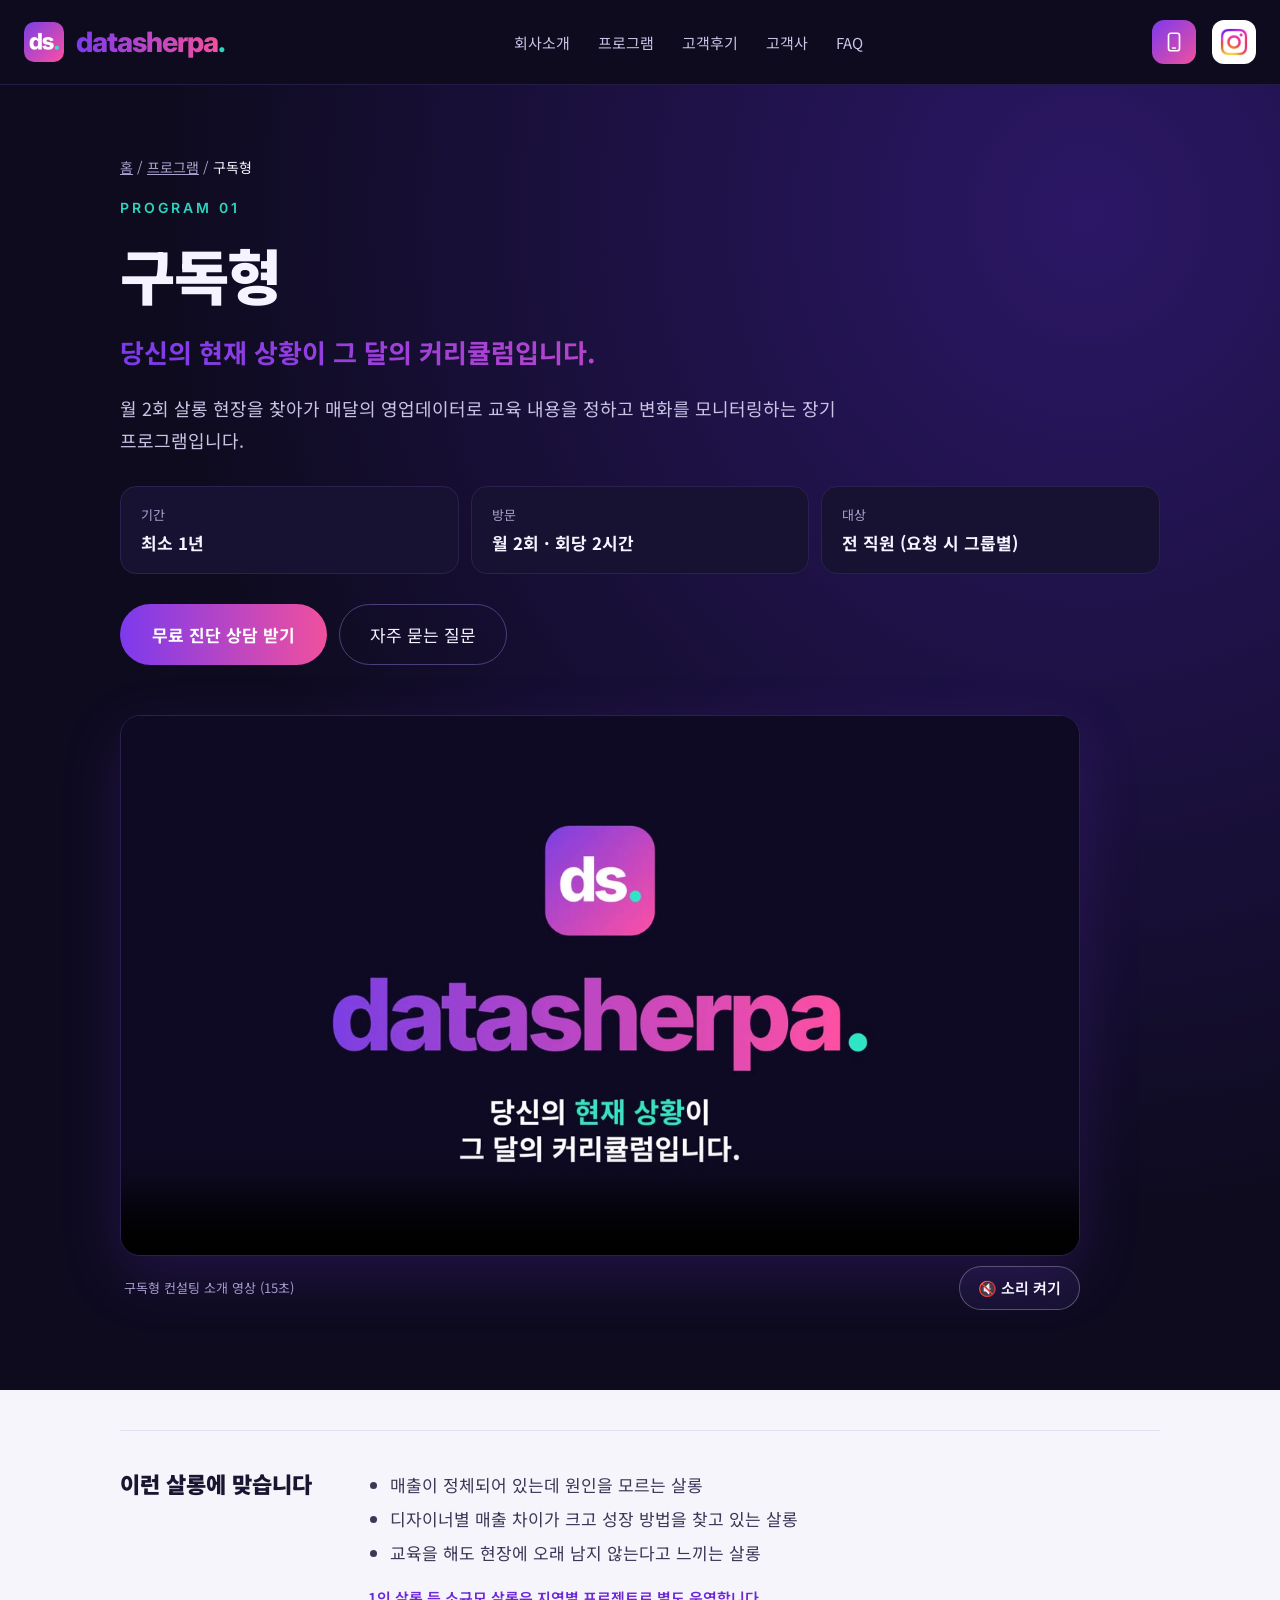
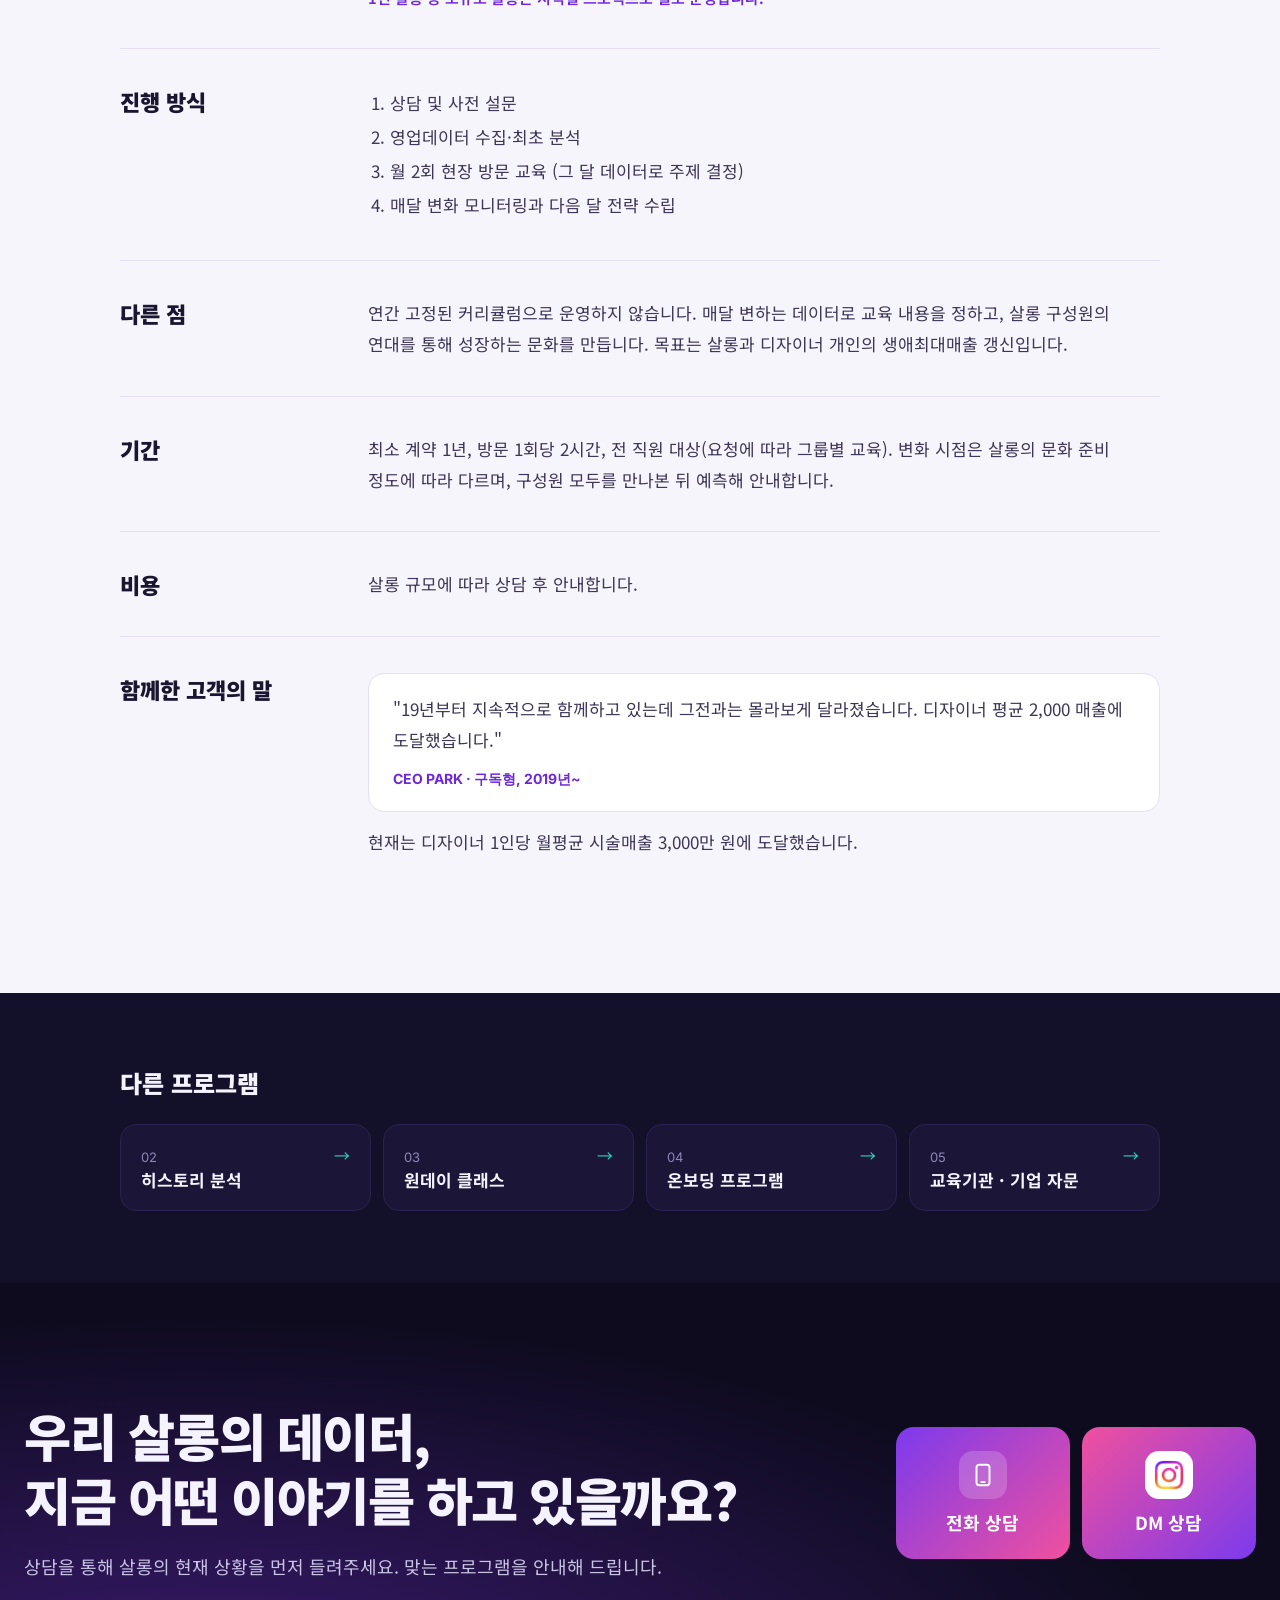
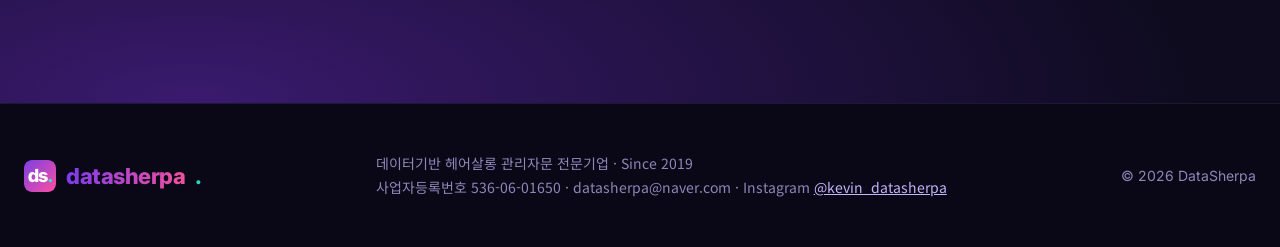
<file: subscription.html>
<!doctype html>
<html lang="ko">
<head>
<meta charset="utf-8">
<meta name="viewport" content="width=device-width, initial-scale=1">
<title>구독형 헤어살롱 컨설팅 | 데이터셰르파</title>
<meta name="description" content="월 2회 현장 방문과 매달 영업데이터 분석으로 살롱과 디자이너의 생애최대매출을 만드는 구독형 컨설팅.">
<meta property="og:title" content="구독형 | 데이터셰르파">
<meta property="og:description" content="당신의 현재 상황이 그 달의 커리큘럼입니다.">
<meta property="og:image" content="https://www.datasherpa.co.kr/ceo.jpg">
<meta property="og:url" content="https://www.datasherpa.co.kr/subscription">
<meta property="og:type" content="website">
<meta property="og:site_name" content="데이터셰르파 DataSherpa">
<meta property="og:locale" content="ko_KR">
<link rel="canonical" href="https://www.datasherpa.co.kr/subscription">
<link rel="icon" type="image/png" href="/favicon.png">
<link rel="preconnect" href="https://fonts.googleapis.com">
<link href="https://fonts.googleapis.com/css2?family=Inter:wght@400;600;800&amp;family=Noto+Sans+KR:wght@400;500;700;900&amp;display=swap" rel="stylesheet">
<style>
body{margin:0;background:#0E0B1F}
a{color:#C4B5FD}a:hover{color:#FFFFFF}
.wm{background:linear-gradient(90deg,#7C3AED 0%,#C147C2 55%,#F0509E 100%);-webkit-background-clip:text;background-clip:text;color:transparent}
</style>
<style>html{scroll-behavior:smooth}img{max-width:100%}</style>
<link rel="stylesheet" href="/pv.css">
<style>
.pg ul,.pg ol{margin:0;padding:0 0 0 22px;line-height:1.9}
.pg li{margin:2px 0}
.pg p{margin:0 0 12px;line-height:1.85}
.pg p:last-child{margin-bottom:0}
.pg .note{margin-top:14px;font-size:15px;color:#6D28D9;font-weight:600}
.pg blockquote{margin:0 0 14px;padding:20px 24px;background:#FFFFFF;border:1px solid #E4DFF3;border-radius:16px;font-size:17px;line-height:1.8}
.pg cite{display:block;margin-top:10px;font-style:normal;font-family:Inter,sans-serif;font-size:14px;font-weight:700;color:#6D28D9}
</style>
<script type="application/ld+json">
{"@context": "https://schema.org", "@type": "Service", "name": "구독형", "description": "월 2회 살롱 현장을 찾아가 매달의 영업데이터로 교육 내용을 정하고 변화를 모니터링하는 장기 프로그램입니다.", "url": "https://www.datasherpa.co.kr/subscription", "areaServed": "대한민국", "provider": {"@type": "ProfessionalService", "@id": "https://www.datasherpa.co.kr/#organization", "name": "데이터셰르파"}}
</script>
<script type="application/ld+json">
{"@context": "https://schema.org", "@type": "BreadcrumbList", "itemListElement": [{"@type": "ListItem", "position": 1, "name": "홈", "item": "https://www.datasherpa.co.kr/"}, {"@type": "ListItem", "position": 2, "name": "프로그램", "item": "https://www.datasherpa.co.kr/#programs"}, {"@type": "ListItem", "position": 3, "name": "구독형", "item": "https://www.datasherpa.co.kr/subscription"}]}
</script>
<script type="application/ld+json">
{"@context": "https://schema.org", "@type": "VideoObject", "name": "구독형 컨설팅 소개 영상", "description": "데이터셰르파 구독형 프로그램을 15초로 소개하는 영상입니다.", "thumbnailUrl": "https://www.datasherpa.co.kr/videos/subscription.jpg", "contentUrl": "https://www.datasherpa.co.kr/videos/subscription.mp4", "uploadDate": "2026-11-11", "duration": "PT15S"}
</script>
<!-- Google Analytics 4 -->
<script async src="https://www.googletagmanager.com/gtag/js?id=G-FYFXJC6GLL"></script>
<script>
window.dataLayer=window.dataLayer||[];
function gtag(){dataLayer.push(arguments);}
gtag('js',new Date());
gtag('config','G-FYFXJC6GLL');
</script>
<!-- Microsoft Clarity -->
<script type="text/javascript">
    (function(c,l,a,r,i,t,y){
        c[a]=c[a]||function(){(c[a].q=c[a].q||[]).push(arguments)};
        t=l.createElement(r);t.async=1;t.src="https://www.clarity.ms/tag/"+i;
        y=l.getElementsByTagName(r)[0];y.parentNode.insertBefore(t,y);
    })(window, document, "clarity", "script", "zad6wtn9pc");
</script>
</head>
<body>
<div style="font-family: 'Noto Sans KR', 'Inter', sans-serif; color: #F5F3FF; background: #0E0B1F; width: 100%; word-break: keep-all">

<!-- NAV -->
<header style="border-bottom: 1px solid #241C45; background: #0E0B1F">
<div style="max-width: 1240px; margin: 0 auto; padding: 20px 24px; display: flex; flex-wrap: wrap; align-items: center; justify-content: space-between; gap: 16px">
<a href="/" style="text-decoration: none; font-family: Inter, sans-serif; font-weight: 800; font-size: 28px; letter-spacing: -1px; line-height: 1; display: inline-flex; align-items: center; gap: 12px"><img src="/logo-icon.png" alt="" width="40" height="40" style="width: 40px; height: 40px; border-radius: 10px; display: block"><span><span class="wm">datasherpa</span><span style="color: #2DD4BF">.</span></span></a>
<nav aria-label="주요 메뉴" style="display: flex; flex-wrap: wrap; gap: 28px; font-size: 15px">
<a href="/#about" style="text-decoration: none; color: #C9C3E6">회사소개</a>
<a href="/#programs" style="text-decoration: none; color: #C9C3E6">프로그램</a>
<a href="/#reviews" style="text-decoration: none; color: #C9C3E6">고객후기</a>
<a href="/#clients" style="text-decoration: none; color: #C9C3E6">고객사</a>
<a href="/#faq" style="text-decoration: none; color: #C9C3E6">FAQ</a>
</nav>
<div style="display: flex; flex-wrap: wrap; align-items: center; gap: 16px">
<a href="tel:01071126118" aria-label="전화 상담" title="전화 상담" style="width: 44px; height: 44px; border-radius: 12px; background: linear-gradient(135deg,#7C3AED,#F0509E); display: inline-flex; align-items: center; justify-content: center"><svg aria-hidden="true" width="22" height="22" viewBox="0 0 24 24" fill="none" stroke="#FFFFFF" stroke-width="1.8" stroke-linecap="round" stroke-linejoin="round"><rect x="6" y="2.5" width="12" height="19" rx="2.5"></rect><path d="M10.5 18.5h3"></path></svg></a>
<a href="https://ig.me/m/kevin_datasherpa" aria-label="인스타그램 DM 상담" title="인스타그램 DM 상담" style="width: 44px; height: 44px; border-radius: 12px; background: #FFFFFF; display: inline-flex; align-items: center; justify-content: center"><img src="/instagram.png" alt="" width="28" height="28" style="width: 28px; height: 28px; display: block"></a>
</div>
</div>
</header>


<!-- PROGRAM HERO -->
<section style="background: radial-gradient(ellipse at 85% 10%, #2B1766 0%, #0E0B1F 60%)">
<div style="max-width: 1040px; margin: 0 auto; padding: 72px 24px 80px; display: flex; flex-direction: column; gap: 22px">
<nav aria-label="현재 위치" style="font-size: 14px; color: #A9A2CC"><a href="/" style="color: #A9A2CC">홈</a> / <a href="/#programs" style="color: #A9A2CC">프로그램</a> / <span style="color: #F5F3FF">구독형</span></nav>
<p style="margin: 0; font-family: Inter, sans-serif; font-size: 14px; letter-spacing: 3px; font-weight: 600; color: #2DD4BF">PROGRAM 01</p>
<h1 style="margin: 0; font-size: clamp(36px, 5vw, 60px); line-height: 1.2; font-weight: 900; letter-spacing: -1.5px">구독형</h1>
<p style="margin: 0; font-size: clamp(20px, 2.2vw, 26px); line-height: 1.5; font-weight: 700" class="wm">당신의 현재 상황이 그 달의 커리큘럼입니다.</p>
<p style="margin: 0; font-size: 18px; line-height: 1.75; color: #C9C3E6; max-width: 720px">월 2회 살롱 현장을 찾아가 매달의 영업데이터로 교육 내용을 정하고 변화를 모니터링하는 장기 프로그램입니다.</p>
<div style="display: grid; grid-template-columns: repeat(auto-fit, minmax(200px, 1fr)); gap: 12px; padding-top: 8px">
<div style="background: #171231; border: 1px solid #2A2150; border-radius: 16px; padding: 18px 20px"><div style="font-size: 13px; color: #A9A2CC">기간</div><div style="font-size: 17px; font-weight: 700; margin-top: 6px">최소 1년</div></div>
<div style="background: #171231; border: 1px solid #2A2150; border-radius: 16px; padding: 18px 20px"><div style="font-size: 13px; color: #A9A2CC">방문</div><div style="font-size: 17px; font-weight: 700; margin-top: 6px">월 2회 · 회당 2시간</div></div>
<div style="background: #171231; border: 1px solid #2A2150; border-radius: 16px; padding: 18px 20px"><div style="font-size: 13px; color: #A9A2CC">대상</div><div style="font-size: 17px; font-weight: 700; margin-top: 6px">전 직원 (요청 시 그룹별)</div></div>
</div>
<div style="display: flex; flex-wrap: wrap; gap: 12px; padding-top: 8px">
<a href="#contact" style="text-decoration: none; background: linear-gradient(90deg,#7C3AED,#F0509E); color: #FFFFFF; font-weight: 700; font-size: 17px; padding: 18px 32px; border-radius: 999px; min-height: 44px; box-sizing: border-box">무료 진단 상담 받기</a>
<a href="/#faq" style="text-decoration: none; border: 1px solid #4A3F7A; color: #F5F3FF; font-size: 17px; padding: 17px 30px; border-radius: 999px; min-height: 44px; box-sizing: border-box">자주 묻는 질문</a>
</div>
<div class="pv">
<div class="pv-box"><video data-name="subscription" autoplay muted loop playsinline preload="auto" poster="/videos/subscription.jpg" aria-label="구독형 컨설팅 소개 영상"><source src="/videos/subscription.mp4" type="video/mp4"></video></div>
<div class="pv-row"><p class="pv-cap">구독형 컨설팅 소개 영상 (15초)</p><button type="button" class="pv-btn" aria-label="영상 소리 켜기 또는 끄기">🔇 소리 켜기</button></div>
</div>
</div>
</section>

<!-- PROGRAM DETAIL -->
<section class="pg" style="background: #F7F5FC; color: #1A1530">
<div style="max-width: 1040px; margin: 0 auto; padding: 40px 24px 100px">
<div style="display: flex; flex-wrap: wrap; gap: 16px 48px; padding: 36px 0; border-top: 1px solid #E4DFF3">
<h2 style="flex: 1 1 200px; margin: 0; font-size: 22px; font-weight: 900">이런 살롱에 맞습니다</h2>
<div style="flex: 999 1 480px; min-width: 0; font-size: 17px; color: #3D3657"><ul><li>매출이 정체되어 있는데 원인을 모르는 살롱</li><li>디자이너별 매출 차이가 크고 성장 방법을 찾고 있는 살롱</li><li>교육을 해도 현장에 오래 남지 않는다고 느끼는 살롱</li></ul><p class="note">1인 살롱 등 소규모 살롱은 지역별 프로젝트로 별도 운영합니다.</p></div>
</div>
<div style="display: flex; flex-wrap: wrap; gap: 16px 48px; padding: 36px 0; border-top: 1px solid #E4DFF3">
<h2 style="flex: 1 1 200px; margin: 0; font-size: 22px; font-weight: 900">진행 방식</h2>
<div style="flex: 999 1 480px; min-width: 0; font-size: 17px; color: #3D3657"><ol><li>상담 및 사전 설문</li><li>영업데이터 수집·최초 분석</li><li>월 2회 현장 방문 교육 (그 달 데이터로 주제 결정)</li><li>매달 변화 모니터링과 다음 달 전략 수립</li></ol></div>
</div>
<div style="display: flex; flex-wrap: wrap; gap: 16px 48px; padding: 36px 0; border-top: 1px solid #E4DFF3">
<h2 style="flex: 1 1 200px; margin: 0; font-size: 22px; font-weight: 900">다른 점</h2>
<div style="flex: 999 1 480px; min-width: 0; font-size: 17px; color: #3D3657"><p>연간 고정된 커리큘럼으로 운영하지 않습니다. 매달 변하는 데이터로 교육 내용을 정하고, 살롱 구성원의 연대를 통해 성장하는 문화를 만듭니다. 목표는 살롱과 디자이너 개인의 생애최대매출 갱신입니다.</p></div>
</div>
<div style="display: flex; flex-wrap: wrap; gap: 16px 48px; padding: 36px 0; border-top: 1px solid #E4DFF3">
<h2 style="flex: 1 1 200px; margin: 0; font-size: 22px; font-weight: 900">기간</h2>
<div style="flex: 999 1 480px; min-width: 0; font-size: 17px; color: #3D3657"><p>최소 계약 1년, 방문 1회당 2시간, 전 직원 대상(요청에 따라 그룹별 교육). 변화 시점은 살롱의 문화 준비 정도에 따라 다르며, 구성원 모두를 만나본 뒤 예측해 안내합니다.</p></div>
</div>
<div style="display: flex; flex-wrap: wrap; gap: 16px 48px; padding: 36px 0; border-top: 1px solid #E4DFF3">
<h2 style="flex: 1 1 200px; margin: 0; font-size: 22px; font-weight: 900">비용</h2>
<div style="flex: 999 1 480px; min-width: 0; font-size: 17px; color: #3D3657"><p>살롱 규모에 따라 상담 후 안내합니다.</p></div>
</div>
<div style="display: flex; flex-wrap: wrap; gap: 16px 48px; padding: 36px 0; border-top: 1px solid #E4DFF3">
<h2 style="flex: 1 1 200px; margin: 0; font-size: 22px; font-weight: 900">함께한 고객의 말</h2>
<div style="flex: 999 1 480px; min-width: 0; font-size: 17px; color: #3D3657"><blockquote>"19년부터 지속적으로 함께하고 있는데 그전과는 몰라보게 달라졌습니다. 디자이너 평균 2,000 매출에 도달했습니다."<cite>CEO PARK · 구독형, 2019년~</cite></blockquote><p>현재는 디자이너 1인당 월평균 시술매출 3,000만 원에 도달했습니다.</p></div>
</div>
</div>
</section>

<!-- OTHER PROGRAMS -->
<section style="background: #13102A">
<div style="max-width: 1040px; margin: 0 auto; padding: 72px 24px">
<h2 style="margin: 0 0 24px; font-size: 24px; font-weight: 900">다른 프로그램</h2>
<div style="display: grid; grid-template-columns: repeat(auto-fit, minmax(220px, 1fr)); gap: 12px">
<a href="/history-analysis" style="text-decoration: none; color: #F5F3FF; background: #1B1638; border: 1px solid #2A2150; border-radius: 16px; padding: 18px 20px; min-height: 44px; display: flex; justify-content: space-between; gap: 12px"><span><span style="font-family: Inter, sans-serif; color: #8E86B8; font-size: 13px">02</span><br><strong style="font-size: 17px">히스토리 분석</strong></span><span style="color: #2DD4BF">→</span></a>
<a href="/oneday-class" style="text-decoration: none; color: #F5F3FF; background: #1B1638; border: 1px solid #2A2150; border-radius: 16px; padding: 18px 20px; min-height: 44px; display: flex; justify-content: space-between; gap: 12px"><span><span style="font-family: Inter, sans-serif; color: #8E86B8; font-size: 13px">03</span><br><strong style="font-size: 17px">원데이 클래스</strong></span><span style="color: #2DD4BF">→</span></a>
<a href="/onboarding" style="text-decoration: none; color: #F5F3FF; background: #1B1638; border: 1px solid #2A2150; border-radius: 16px; padding: 18px 20px; min-height: 44px; display: flex; justify-content: space-between; gap: 12px"><span><span style="font-family: Inter, sans-serif; color: #8E86B8; font-size: 13px">04</span><br><strong style="font-size: 17px">온보딩 프로그램</strong></span><span style="color: #2DD4BF">→</span></a>
<a href="/advisory" style="text-decoration: none; color: #F5F3FF; background: #1B1638; border: 1px solid #2A2150; border-radius: 16px; padding: 18px 20px; min-height: 44px; display: flex; justify-content: space-between; gap: 12px"><span><span style="font-family: Inter, sans-serif; color: #8E86B8; font-size: 13px">05</span><br><strong style="font-size: 17px">교육기관 · 기업 자문</strong></span><span style="color: #2DD4BF">→</span></a>
</div>
</div>
</section>

<!-- CONTACT CTA -->
<section id="contact" style="background: radial-gradient(ellipse at 15% 100%, #3A1A6E 0%, #0E0B1F 65%)">
<div style="max-width: 1240px; margin: 0 auto; padding: 120px 24px; display: flex; flex-wrap: wrap; gap: 48px; align-items: center; justify-content: space-between">
<div style="flex: 999 1 560px; min-width: 0">
<h2 style="margin: 0 0 20px; font-size: clamp(34px, 4vw, 56px); line-height: 1.25; font-weight: 900; letter-spacing: -1.5px">우리 살롱의 데이터,<br>지금 어떤 이야기를 하고 있을까요?</h2>
<p style="margin: 0; font-size: 18px; line-height: 1.75; color: #C9C3E6">상담을 통해 살롱의 현재 상황을 먼저 들려주세요. 맞는 프로그램을 안내해 드립니다.</p>
</div>
<div style="flex: 1 1 360px; min-width: 0; display: grid; grid-template-columns: repeat(2, minmax(0, 1fr)); gap: 12px">
<a href="tel:01071126118" aria-label="전화 상담" style="text-decoration: none; background: linear-gradient(135deg,#7C3AED,#F0509E); color: #FFFFFF; padding: 24px 20px; border-radius: 18px; display: flex; flex-direction: column; align-items: center; gap: 10px; min-height: 44px">
<span style="width: 48px; height: 48px; display: flex; align-items: center; justify-content: center; border-radius: 14px; background: rgba(255, 255, 255, 0.18)"><svg aria-hidden="true" width="26" height="26" viewBox="0 0 24 24" fill="none" stroke="#FFFFFF" stroke-width="1.8" stroke-linecap="round" stroke-linejoin="round"><rect x="6" y="2.5" width="12" height="19" rx="2.5"></rect><path d="M10.5 18.5h3"></path></svg></span>
<span style="font-size: 18px; font-weight: 700">전화 상담</span>
</a>
<a href="https://ig.me/m/kevin_datasherpa" aria-label="인스타그램 DM 상담" style="text-decoration: none; background: linear-gradient(135deg,#F0509E,#7C3AED); color: #FFFFFF; padding: 24px 20px; border-radius: 18px; display: flex; flex-direction: column; align-items: center; gap: 10px; min-height: 44px">
<span style="width: 48px; height: 48px; display: flex; align-items: center; justify-content: center; border-radius: 14px; background: #FFFFFF"><img src="/instagram.png" alt="" width="30" height="30" style="width: 30px; height: 30px; display: block"></span>
<span style="font-size: 18px; font-weight: 700">DM 상담</span>
</a>
</div>
</div>
</section>

<!-- FOOTER -->
<footer style="background: #0A0817; border-top: 1px solid #1E1838">
<div style="max-width: 1240px; margin: 0 auto; padding: 48px 24px; display: flex; flex-wrap: wrap; gap: 24px; justify-content: space-between; align-items: center; font-size: 14px; color: #8E86B8">
<div style="font-family: Inter, sans-serif; font-weight: 800; font-size: 22px; letter-spacing: -0.5px; display: flex; align-items: center; gap: 10px"><img src="/logo-icon.png" alt="" width="32" height="32" style="width: 32px; height: 32px; border-radius: 8px; display: block"><span class="wm">datasherpa</span><span style="color: #2DD4BF">.</span></div>
<p style="margin: 0; line-height: 1.7">데이터기반 헤어살롱 관리자문 전문기업 · Since 2019<br>사업자등록번호 536-06-01650 · datasherpa@naver.com · Instagram <a href="https://www.instagram.com/kevin_datasherpa" style="color: #C4B5FD">@kevin_datasherpa</a></p>
<p style="margin: 0; font-family: Inter, sans-serif">© 2026 DataSherpa</p>
</div>
</footer>

</div>
<script>
/* GA4 상담 클릭 측정: 전화·DM·상담 버튼을 누른 횟수를 위치별로 기록 */
(function(){
  function send(method,a){
    if(typeof gtag!=='function') return;
    var where=a.closest('header')?'header':(a.closest('#contact')?'contact':'hero');
    gtag('event','generate_lead',{method:method,button_location:where,transport_type:'beacon'});
    gtag('event','contact_click',{method:method,button_location:where,transport_type:'beacon'});
  }
  document.querySelectorAll('a[href^="tel:"]').forEach(function(a){a.addEventListener('click',function(){send('phone',a);});});
  document.querySelectorAll('a[href^="https://ig.me/m/"]').forEach(function(a){a.addEventListener('click',function(){send('instagram_dm',a);});});
  document.querySelectorAll('a[href="#contact"]').forEach(function(a){a.addEventListener('click',function(){
    if(typeof gtag==='function') gtag('event','cta_click',{button_location:a.closest('header')?'header':'hero'});
  });});
})();
</script>
<script>
/* 상담 버튼: 카카오톡·네이버 등 앱 안 브라우저에서도 전화/인스타그램 앱이 열리도록 처리 */
(function(){
  var ua=navigator.userAgent||'';
  var isAndroid=/Android/i.test(ua);
  var IG_USER='kevin_datasherpa';
  var IG_DM='https://ig.me/m/'+IG_USER;
  var IG_WEB='https://www.instagram.com/'+IG_USER+'/';
  var TEL='01071126118';
  document.querySelectorAll('a[href^="https://ig.me/m/"]').forEach(function(a){
    a.addEventListener('click',function(e){
      if(isAndroid){
        e.preventDefault();
        // 안드로이드: 인스타그램 앱으로 DM 링크를 강제로 열고, 앱이 없으면 웹 프로필로 이동
        window.location.href='intent://ig.me/m/'+IG_USER+'#Intent;scheme=https;package=com.instagram.android;S.browser_fallback_url='+encodeURIComponent(IG_WEB)+';end';
      }
    });
  });
  document.querySelectorAll('a[href^="tel:"]').forEach(function(a){
    a.removeAttribute('target');
    a.addEventListener('click',function(e){
      if(isAndroid){
        e.preventDefault();
        // 안드로이드: 전화 앱(다이얼)을 직접 호출
        window.location.href='intent:'+TEL+'#Intent;scheme=tel;action=android.intent.action.DIAL;end';
        setTimeout(function(){ if(!document.hidden){ window.location.href='tel:'+TEL; } },800);
      }
    });
  });
})();
</script>
<script src="/pv.js" defer></script>
</body>
</html>
</file>
<file: pv.css>
.pv{margin-top:28px;max-width:960px}
.pv-box{position:relative;border-radius:20px;overflow:hidden;background:#0F0A24;border:1px solid #2A2150;aspect-ratio:16/9;box-shadow:0 20px 60px rgba(124,58,237,.18)}
.pv-box video{display:block;width:100%;height:100%;object-fit:cover;background:#0F0A24}
.pv-row{display:flex;align-items:center;justify-content:space-between;gap:12px;margin-top:10px}
.pv-btn{display:inline-flex;align-items:center;gap:8px;min-height:44px;padding:0 18px;border:1px solid rgba(255,255,255,.28);border-radius:999px;background:#171231;color:#fff;font:600 15px 'Noto Sans KR',Inter,sans-serif;cursor:pointer;flex:none}
.pv-btn:hover{background:#241C45}
.pv-btn:focus-visible{outline:3px solid #2DD4BF;outline-offset:2px}
.pv-cap{margin:0 4px;font-size:13px;color:#A9A2CC}
</file>
